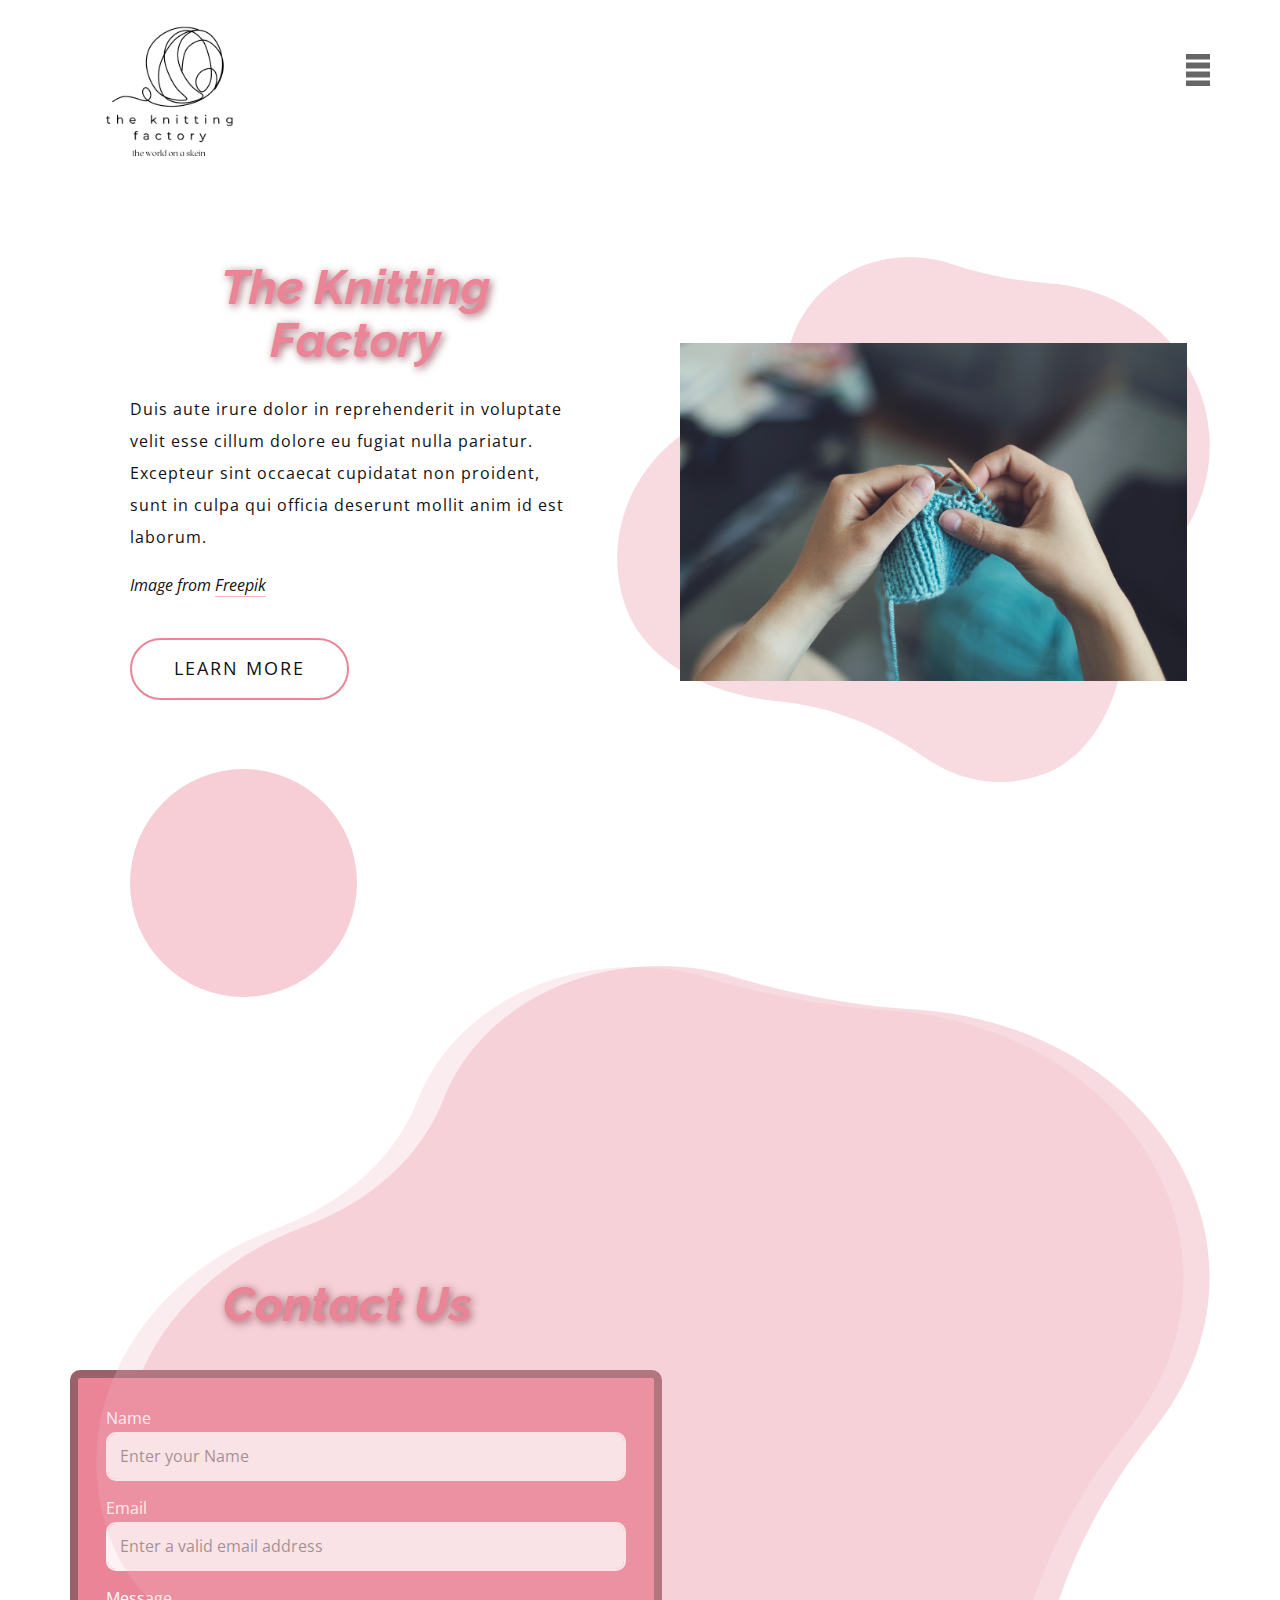
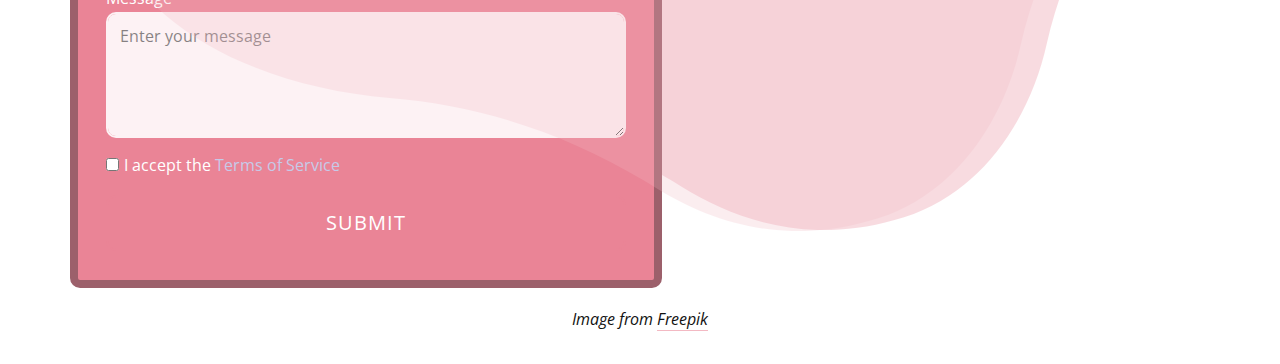
<file: index.html>
<!DOCTYPE html>
<html style="font-size: 16px;">
  <head>
    <!-- Global site tag (gtag.js) - Google Analytics -->
<script async src="https://www.googletagmanager.com/gtag/js?id=G-T4507BWB2E"></script>
<script>
  window.dataLayer = window.dataLayer || [];
  function gtag(){dataLayer.push(arguments);}
  gtag('js', new Date());

  gtag('config', 'G-T4507BWB2E');
</script>

<!-- Hotjar Tracking Code for https://arentyoujustdandy.github.io/unit21/ -->
<script>
  (function(h,o,t,j,a,r){
      h.hj=h.hj||function(){(h.hj.q=h.hj.q||[]).push(arguments)};
      h._hjSettings={hjid:3020259,hjsv:6};
      a=o.getElementsByTagName('head')[0];
      r=o.createElement('script');r.async=1;
      r.src=t+h._hjSettings.hjid+j+h._hjSettings.hjsv;
      a.appendChild(r);
  })(window,document,'https://static.hotjar.com/c/hotjar-','.js?sv=');
</script>
    <meta name="viewport" content="width=device-width, initial-scale=1.0">
    <meta charset="utf-8">
    <meta name="keywords" content="​Cknitting">
    <meta name="description" content="">
    <title>The Knitting Factory</title>
    <link rel="stylesheet" href="nicepage.css" media="screen">
<link rel="stylesheet" href="Home.css" media="screen">
    <script class="u-script" type="text/javascript" src="jquery.js" defer=""></script>
    <script class="u-script" type="text/javascript" src="nicepage.js" defer=""></script>
    <meta name="generator" content="Nicepage 4.12.17, nicepage.com">
    <link id="u-theme-google-font" rel="stylesheet" href="https://fonts.googleapis.com/css?family=Raleway:100,100i,200,200i,300,300i,400,400i,500,500i,600,600i,700,700i,800,800i,900,900i|Open+Sans:300,300i,400,400i,500,500i,600,600i,700,700i,800,800i">
    <link id="u-page-google-font" rel="stylesheet" href="https://fonts.googleapis.com/css?family=Raleway:100,100i,200,200i,300,300i,400,400i,500,500i,600,600i,700,700i,800,800i,900,900i">
    
    
    
    <script type="application/ld+json">{
		"@context": "http://schema.org",
		"@type": "Organization",
		"name": "",
		"logo": "images/theknittingfactory.png"
}</script>
    <meta name="theme-color" content="#666ca7">
    <meta property="og:title" content="Home">
    <meta property="og:type" content="website">
  </head>
  <body data-home-page="Home.html" data-home-page-title="Home" class="u-body u-xl-mode"><header class="u-clearfix u-header u-header" id="sec-643f"><div class="u-clearfix u-sheet u-sheet-1">
        <a href="index.html" class="u-image u-logo u-image-1" data-image-width="500" data-image-height="500">
          <img src="images/theknittingfactory.png" class="u-logo-image u-logo-image-1">
        </a>
        <nav class="u-menu u-menu-dropdown u-offcanvas u-menu-1" data-responsive-from="XL">
          <div class="menu-collapse" style="font-size: 1rem; letter-spacing: 0px; font-weight: 700;">
            <a class="u-button-style u-custom-border u-custom-border-color u-custom-borders u-custom-left-right-menu-spacing u-custom-padding-bottom u-custom-text-active-color u-custom-text-color u-custom-top-bottom-menu-spacing u-grey-60 u-nav-link u-text-active-palette-1-base u-text-hover-palette-2-base" href="#" style="background-image: none;">
              <svg class="u-svg-link" viewBox="0 0 24 24"><use xmlns:xlink="http://www.w3.org/1999/xlink" xlink:href="#menu-hamburger"></use></svg>
              <svg class="u-svg-content" version="1.1" id="menu-hamburger" viewBox="0 0 16 16" x="0px" y="0px" xmlns:xlink="http://www.w3.org/1999/xlink" xmlns="http://www.w3.org/2000/svg"><g><rect y="1" width="16" height="2"></rect><rect y="7" width="16" height="2"></rect><rect y="13" width="16" height="2"></rect>
</g></svg>
            </a>
          </div>
          <div class="u-nav-container">
            <ul class="u-nav u-spacing-20 u-unstyled u-nav-1"><li class="u-nav-item"><a class="u-button-style u-nav-link u-text-active-palette-2-base u-text-grey-90 u-text-hover-palette-2-base" href="Home.html" style="padding: 10px;">Home</a>
</li><li class="u-nav-item"><a class="u-button-style u-nav-link u-text-active-palette-2-base u-text-grey-90 u-text-hover-palette-2-base" href="About.html" style="padding: 10px;">About</a>
</li><li class="u-nav-item"><a class="u-button-style u-nav-link u-text-active-palette-2-base u-text-grey-90 u-text-hover-palette-2-base" href="Contact.html" style="padding: 10px;">Contact</a>
</li><li class="u-nav-item"><a class="u-button-style u-nav-link u-text-active-palette-2-base u-text-grey-90 u-text-hover-palette-2-base" href="tutorials.html" style="padding: 10px;">tutorials</a>
</li></ul>
          </div>
          <div class="u-nav-container-collapse">
            <div class="u-black u-container-style u-inner-container-layout u-opacity u-opacity-95 u-sidenav">
              <div class="u-inner-container-layout u-sidenav-overflow">
                <div class="u-menu-close"></div>
                <ul class="u-align-center u-nav u-popupmenu-items u-unstyled u-nav-2"><li class="u-nav-item"><a class="u-button-style u-nav-link" href="Home.html">Home</a>
</li><li class="u-nav-item"><a class="u-button-style u-nav-link" href="About.html">About</a>
</li><li class="u-nav-item"><a class="u-button-style u-nav-link" href="Contact.html">Contact</a>
</li><li class="u-nav-item"><a class="u-button-style u-nav-link" href="tutorials.html">Tutorials</a>
</li></ul>
              </div>
            </div>
            <div class="u-black u-menu-overlay u-opacity u-opacity-70"></div>
          </div>
        </nav>
      </div></header>
    <section class="u-align-center u-clearfix u-white u-section-1" id="carousel_2a64">
      <div class="u-clearfix u-sheet u-valign-middle-xs u-sheet-1">
        <div class="u-clearfix u-expanded-width u-layout-wrap u-layout-wrap-1">
          <div class="u-gutter-0 u-layout">
            <div class="u-layout-row">
              <div class="u-container-style u-layout-cell u-left-cell u-size-30 u-layout-cell-1">
                <div class="u-container-layout u-container-layout-1">
                  <h1 class="u-align-center u-text u-text-1">The Knitting Factory</h1>
                  <p class="u-align-left u-text u-text-2"> Duis aute irure dolor in reprehenderit in voluptate velit esse cillum dolore eu fugiat nulla pariatur. Excepteur sint occaecat cupidatat non proident, sunt in culpa qui officia deserunt mollit anim id est laborum.</p>
                  <p class="u-align-left u-text u-text-body-color u-text-default u-text-3">Image from <a href="https://www.freepik.com/photos/beautiful-model" class="u-border-1 u-border-active-grey-50 u-border-hover-grey-50 u-border-no-left u-border-no-right u-border-no-top u-border-palette-2-light-2 u-btn u-button-link u-button-style u-none u-text-body-color u-btn-1" target="_blank">Freepik</a>
                  </p>
                  <a href="about.html" class="u-active-palette-2-light-1 u-border-2 u-border-active-palette-2-light-1 u-border-hover-palette-2-light-1 u-border-palette-2-light-1 u-btn u-btn-round u-button-style u-hover-palette-2-light-1 u-none u-radius-50 u-text-active-white u-text-body-color u-text-hover-white u-btn-2">learn more</a>
                </div>
              </div>
              <div class="u-container-style u-layout-cell u-right-cell u-size-30 u-layout-cell-2">
                <div class="u-container-layout u-container-layout-2">
                  <div class="u-expanded-width-lg u-expanded-width-md u-expanded-width-sm u-expanded-width-xs u-opacity u-opacity-50 u-shape u-shape-svg u-text-palette-2-light-2 u-shape-1">
                    <svg class="u-svg-link" preserveAspectRatio="none" viewBox="0 0 160 150" style=""><use xmlns:xlink="http://www.w3.org/1999/xlink" xlink:href="#svg-8e3a"></use></svg>
                    <svg class="u-svg-content" viewBox="0 0 160 150" x="0px" y="0px" id="svg-8e3a"><path d="M43.2,126.9c14.2,1.3,27.6,7,39.1,15.6c8.3,6.1,19.4,10.3,32.7,5.3c11.7-4.4,18.6-17.4,21-30.2c2.6-13.3,8.1-25.9,15.7-37.1
	c8.3-12.1,10.8-27.9,5.3-42.7C150.5,20.3,134.6,9,117,7.6C107.9,6.9,98.8,5,90.1,1.9C83-0.6,75-0.7,67.4,2.1
	c-9.9,3.7-17,11.6-20.1,21c-3.3,10.1-10.9,18-20.6,22.2c-0.1,0-0.1,0.1-0.2,0.1c-20.3,8.9-31,32-24.6,53.2
	C6.9,115.6,25.2,125.2,43.2,126.9z"></path></svg>
                  </div>
                  <img class="u-border-no-bottom u-border-no-left u-border-no-right u-border-no-top u-expanded-width-xs u-image u-image-contain u-image-default u-image-1" data-image-width="1280" data-image-height="853" src="images/12cf8871648379d4cf20dd14c89b3f6311204f541cfaaf6a2f64e3dea8a548199a2984b7e151578dd64461ac6c4785baf325c5fa5c05e1ea818a38_1280.jpg">
                </div>
              </div>
            </div>
          </div>
        </div>
      </div>
    </section>
    <section class="u-align-center u-clearfix u-section-2" id="sec-6b40">
      <div class="u-clearfix u-sheet u-sheet-1">
        <div class="u-opacity u-opacity-50 u-shape u-shape-svg u-text-palette-2-light-2 u-shape-1">
          <svg class="u-svg-link" preserveAspectRatio="none" viewBox="0 0 160 150" style=""><use xmlns:xlink="http://www.w3.org/1999/xlink" xlink:href="#svg-1073"></use></svg>
          <svg xmlns="http://www.w3.org/2000/svg" xmlns:xlink="http://www.w3.org/1999/xlink" version="1.1" xml:space="preserve" class="u-svg-content" viewBox="0 0 160 150" x="0px" y="0px" id="svg-1073"><path d="M43.2,126.9c14.2,1.3,27.6,7,39.1,15.6c8.3,6.1,19.4,10.3,32.7,5.3c11.7-4.4,18.6-17.4,21-30.2c2.6-13.3,8.1-25.9,15.7-37.1
	c8.3-12.1,10.8-27.9,5.3-42.7C150.5,20.3,134.6,9,117,7.6C107.9,6.9,98.8,5,90.1,1.9C83-0.6,75-0.7,67.4,2.1
	c-9.9,3.7-17,11.6-20.1,21c-3.3,10.1-10.9,18-20.6,22.2c-0.1,0-0.1,0.1-0.2,0.1c-20.3,8.9-31,32-24.6,53.2
	C6.9,115.6,25.2,125.2,43.2,126.9z"></path></svg>
        </div>
        <div class="u-opacity u-opacity-70 u-palette-2-light-2 u-shape u-shape-circle u-shape-2"></div>
        <div class="u-border-8 u-border-palette-2-dark-1 u-form u-palette-2-light-1 u-radius-10 u-form-1">
          <form action="#" method="POST" class="u-clearfix u-form-spacing-15 u-form-vertical u-inner-form" source="email" name="form" style="padding: 28px;">
            <div class="u-form-group u-form-name">
              <label for="name-4c18" class="u-label">Name</label>
              <input type="text" placeholder="Enter your Name" id="name-4c18" name="name" class="u-border-2 u-border-palette-2-light-3 u-input u-input-rectangle u-palette-2-light-3 u-radius-10" required="">
            </div>
            <div class="u-form-email u-form-group">
              <label for="email-4c18" class="u-label">Email</label>
              <input type="email" placeholder="Enter a valid email address" id="email-4c18" name="email" class="u-border-2 u-border-palette-2-light-3 u-input u-input-rectangle u-palette-2-light-3 u-radius-10" required="">
            </div>
            <div class="u-form-group u-form-message">
              <label for="message-4c18" class="u-label">Message</label>
              <textarea placeholder="Enter your message" rows="4" cols="50" id="message-4c18" name="message" class="u-border-2 u-border-palette-2-light-3 u-input u-input-rectangle u-palette-2-light-3 u-radius-10" required=""></textarea>
            </div>
            <div class="u-form-agree u-form-group u-form-group-4">
              <input type="checkbox" id="agree-a472" name="agree" class="u-agree-checkbox" required="">
              <label for="agree-a472" class="u-label">I accept the <a href="#">Terms of Service</a>
              </label>
            </div>
            <div class="u-align-right u-form-group u-form-submit">
              <a href="#" class="u-active-palette-2-light-1 u-border-2 u-border-active-palette-2-light-1 u-border-hover-palette-2-light-1 u-border-palette-2-base u-btn u-btn-round u-btn-submit u-button-style u-hover-palette-2-light-1 u-palette-2-base u-radius-10 u-btn-1">Submit</a>
              <input type="submit" value="submit" class="u-form-control-hidden">
            </div>
            <div class="u-form-send-message u-form-send-success"> Thank you! Your message has been sent. </div>
            <div class="u-form-send-error u-form-send-message"> Unable to send your message. Please fix errors then try again. </div>
            <input type="hidden" value="" name="recaptchaResponse">
          </form>
        </div>
        <div class="u-opacity u-opacity-25 u-shape u-shape-svg u-text-palette-2-light-2 u-shape-3">
          <svg class="u-svg-link" preserveAspectRatio="none" viewBox="0 0 160 150" style=""><use xmlns:xlink="http://www.w3.org/1999/xlink" xlink:href="#svg-abf9"></use></svg>
          <svg xmlns="http://www.w3.org/2000/svg" xmlns:xlink="http://www.w3.org/1999/xlink" version="1.1" xml:space="preserve" class="u-svg-content" viewBox="0 0 160 150" x="0px" y="0px" id="svg-abf9"><path d="M43.2,126.9c14.2,1.3,27.6,7,39.1,15.6c8.3,6.1,19.4,10.3,32.7,5.3c11.7-4.4,18.6-17.4,21-30.2c2.6-13.3,8.1-25.9,15.7-37.1
	c8.3-12.1,10.8-27.9,5.3-42.7C150.5,20.3,134.6,9,117,7.6C107.9,6.9,98.8,5,90.1,1.9C83-0.6,75-0.7,67.4,2.1
	c-9.9,3.7-17,11.6-20.1,21c-3.3,10.1-10.9,18-20.6,22.2c-0.1,0-0.1,0.1-0.2,0.1c-20.3,8.9-31,32-24.6,53.2
	C6.9,115.6,25.2,125.2,43.2,126.9z"></path></svg>
        </div>
        <h1 class="u-align-center u-text u-text-1">Contact Us</h1>
        <p class="u-text u-text-body-color u-text-default u-text-2">Image from <a href="https://www.freepik.com/photos/beautiful-model" class="u-border-1 u-border-active-grey-50 u-border-hover-grey-50 u-border-no-left u-border-no-right u-border-no-top u-border-palette-2-light-2 u-bottom-left-radius-0 u-bottom-right-radius-0 u-btn u-button-link u-button-style u-none u-radius-0 u-text-body-color u-top-left-radius-0 u-top-right-radius-0 u-btn-2">Freepik</a>
        </p>
      </div>
    </section>
  </body>
</html>
</file>
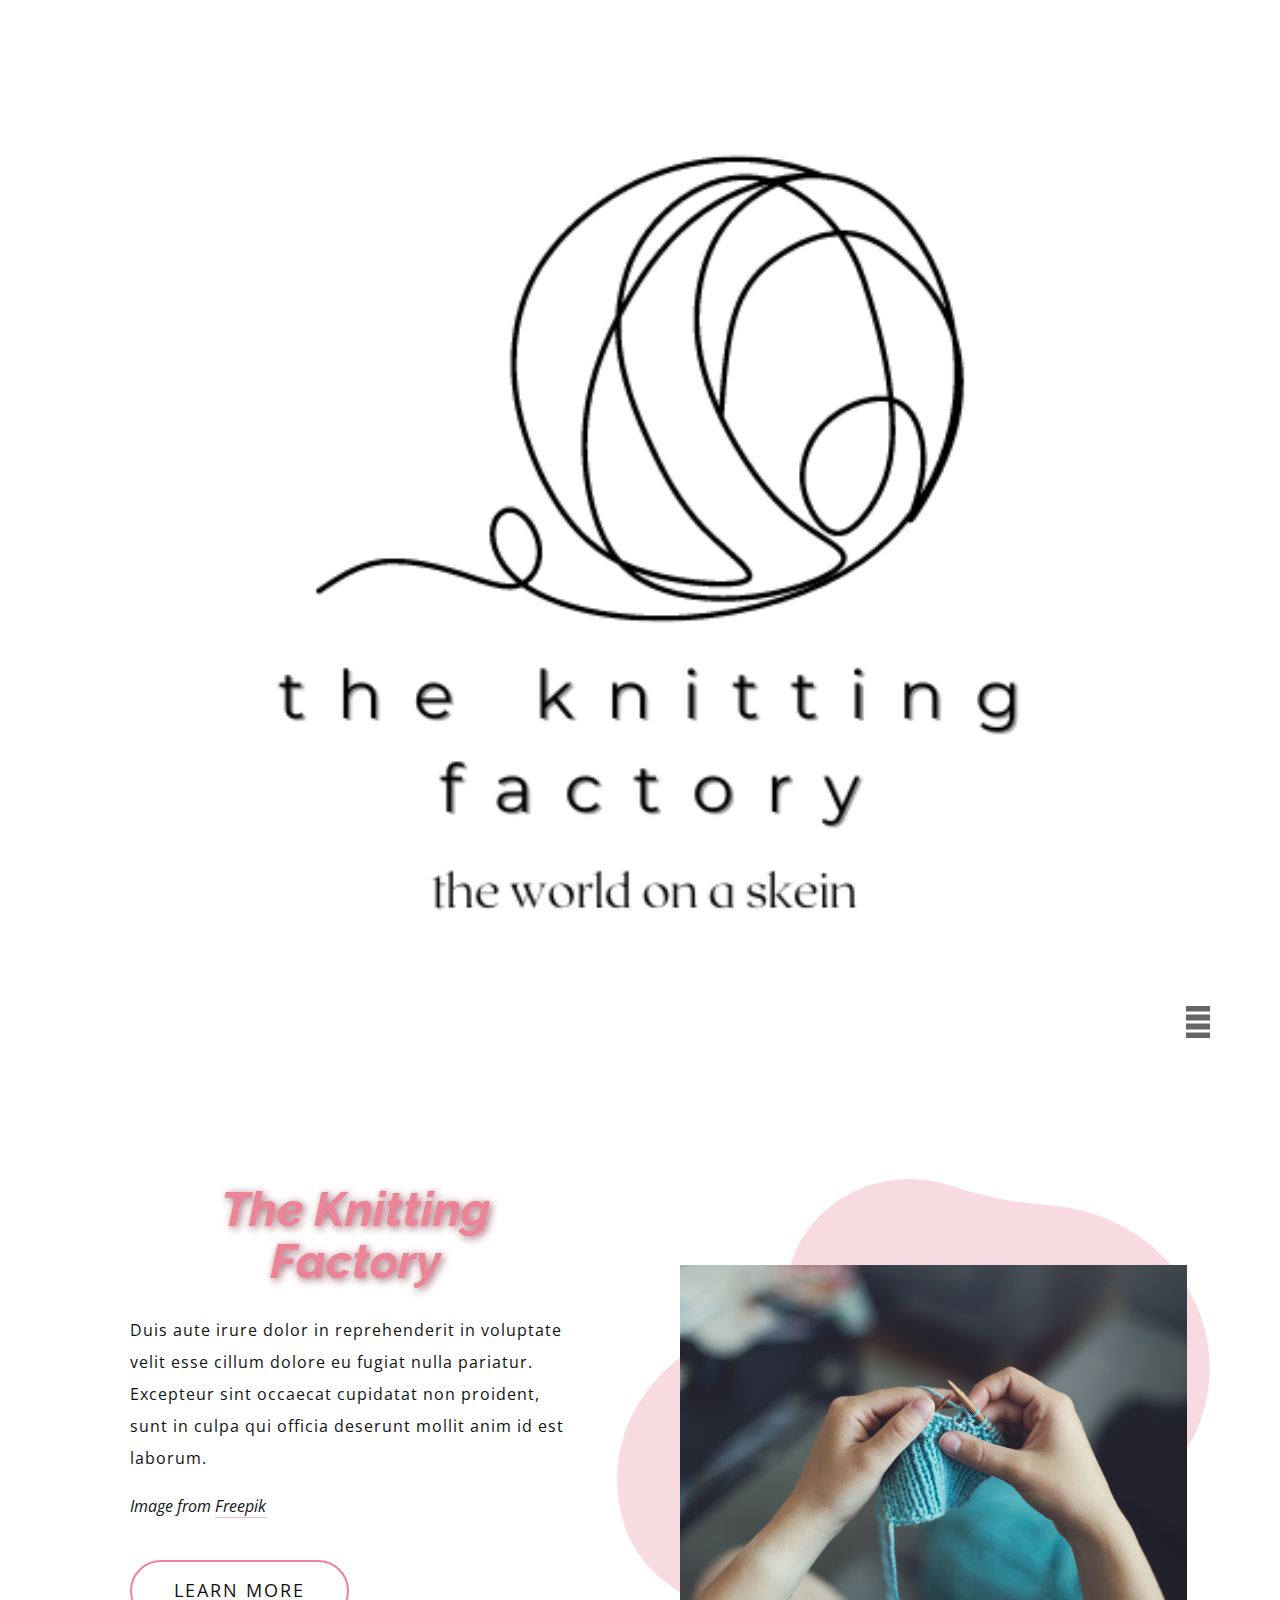
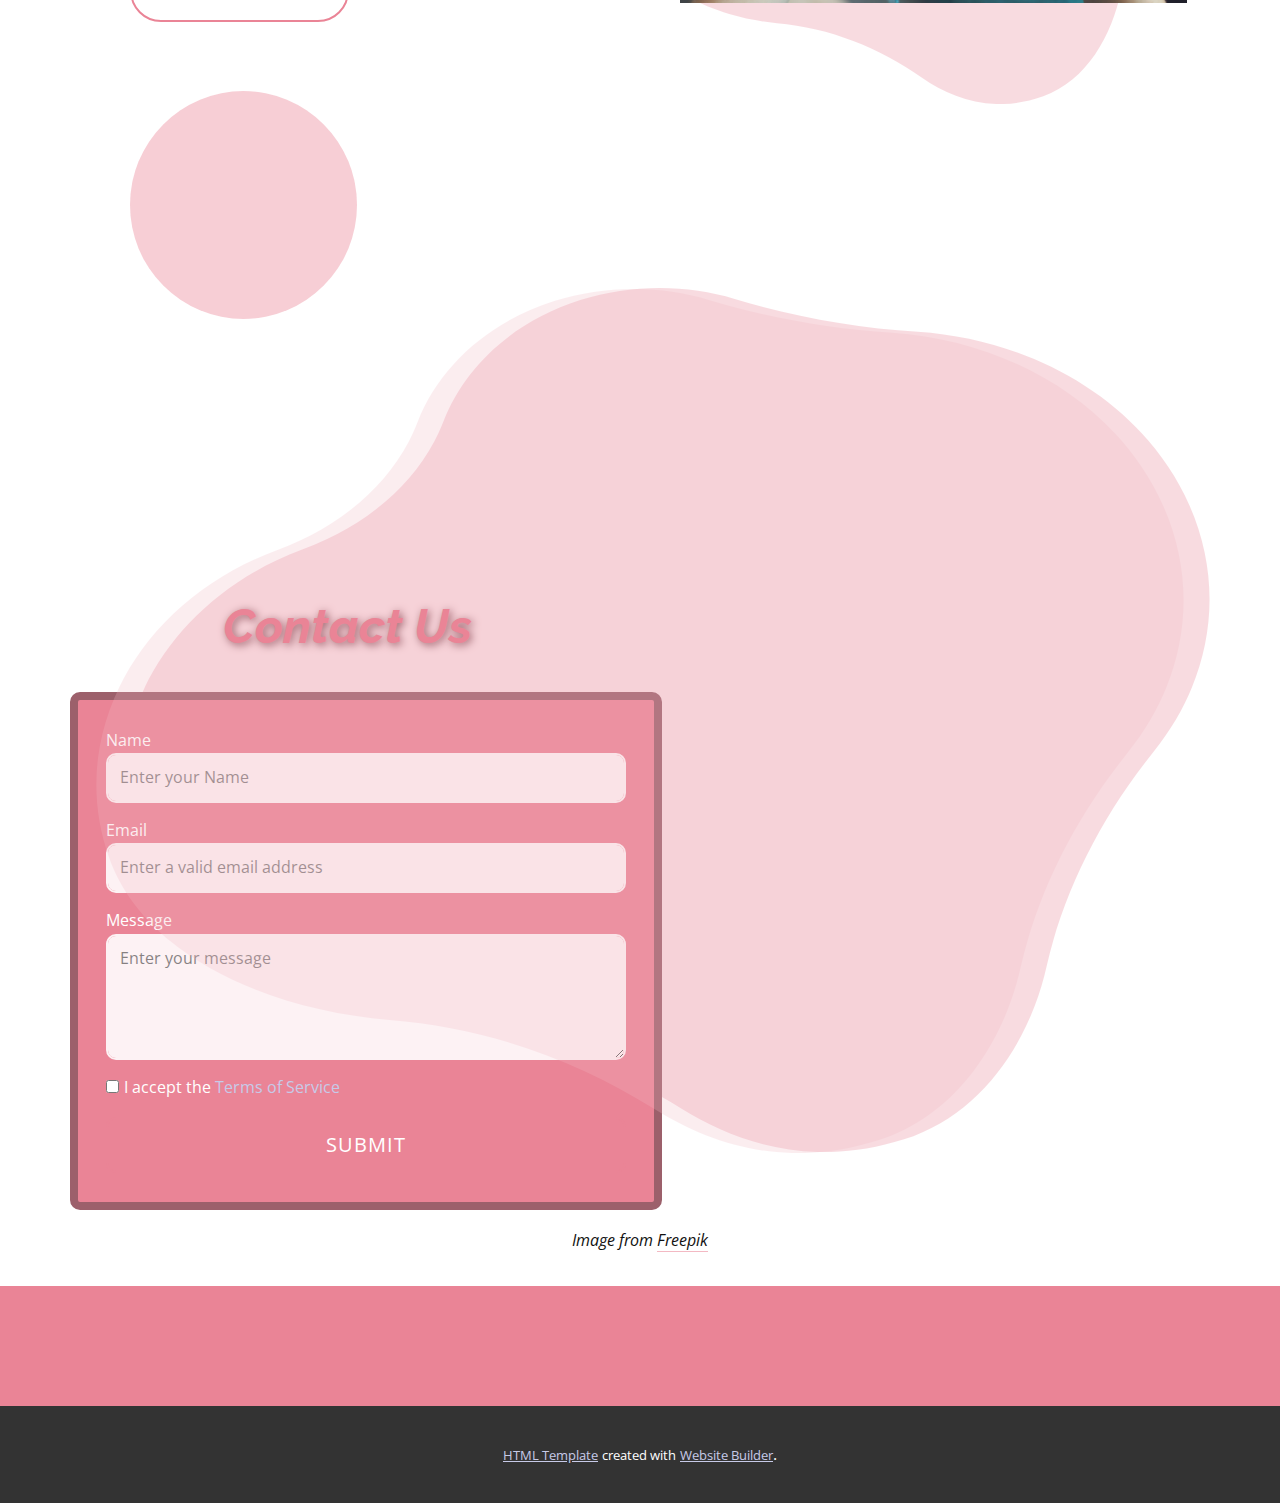
<file: unit21/index.html>
<!DOCTYPE html>
<html style="font-size: 16px;">
  <head>
    <meta name="viewport" content="width=device-width, initial-scale=1.0">
    <meta charset="utf-8">
    <meta name="keywords" content="​Create Your Personal Style, ​Beauty and Personal Care, ​Fashion and beauty tips, ​Top Fashion and Beauty Tips, ​How to Look Younger">
    <meta name="description" content="">
    <title>Home</title>
    <link rel="stylesheet" href="nicepage.css" media="screen">
<link rel="stylesheet" href="Home.css" media="screen">
    <script class="u-script" type="text/javascript" src="jquery.js" defer=""></script>
    <script class="u-script" type="text/javascript" src="nicepage.js" defer=""></script>
    <meta name="generator" content="Nicepage 4.12.17, nicepage.com">
    <link id="u-theme-google-font" rel="stylesheet" href="https://fonts.googleapis.com/css?family=Raleway:100,100i,200,200i,300,300i,400,400i,500,500i,600,600i,700,700i,800,800i,900,900i|Open+Sans:300,300i,400,400i,500,500i,600,600i,700,700i,800,800i">
    <link id="u-page-google-font" rel="stylesheet" href="https://fonts.googleapis.com/css?family=Raleway:100,100i,200,200i,300,300i,400,400i,500,500i,600,600i,700,700i,800,800i,900,900i">
    
    
    
    <script type="application/ld+json">{
		"@context": "http://schema.org",
		"@type": "Organization",
		"name": "",
		"logo": "images/theknittingfactory.png"
}</script>
    <meta name="theme-color" content="#666ca7">
    <meta property="og:title" content="Home">
    <meta property="og:type" content="website">
  </head>
  <body data-home-page="Home.html" data-home-page-title="Home" class="u-body u-xl-mode"><header class="u-clearfix u-header u-header" id="sec-643f"><div class="u-clearfix u-sheet u-sheet-1">
          <img src="images/theknittingfactory.png" class="u-logo-image u-logo-image-1">
        </a>
        <nav class="u-menu u-menu-dropdown u-offcanvas u-menu-1" data-responsive-from="XL">
          <div class="menu-collapse" style="font-size: 1rem; letter-spacing: 0px; font-weight: 700;">
            <a class="u-button-style u-custom-border u-custom-border-color u-custom-borders u-custom-left-right-menu-spacing u-custom-padding-bottom u-custom-text-active-color u-custom-text-color u-custom-top-bottom-menu-spacing u-grey-60 u-nav-link u-text-active-palette-1-base u-text-hover-palette-2-base" href="#" style="background-image: none;">
              <svg class="u-svg-link" viewBox="0 0 24 24"><use xmlns:xlink="http://www.w3.org/1999/xlink" xlink:href="#menu-hamburger"></use></svg>
              <svg class="u-svg-content" version="1.1" id="menu-hamburger" viewBox="0 0 16 16" x="0px" y="0px" xmlns:xlink="http://www.w3.org/1999/xlink" xmlns="http://www.w3.org/2000/svg"><g><rect y="1" width="16" height="2"></rect><rect y="7" width="16" height="2"></rect><rect y="13" width="16" height="2"></rect>
</g></svg>
            </a>
          </div>
          <div class="u-nav-container">
            <ul class="u-nav u-spacing-20 u-unstyled u-nav-1"><li class="u-nav-item"><a class="u-button-style u-nav-link u-text-active-palette-2-base u-text-grey-90 u-text-hover-palette-2-base" href="Home.html" style="padding: 10px;">Home</a>
</li><li class="u-nav-item"><a class="u-button-style u-nav-link u-text-active-palette-2-base u-text-grey-90 u-text-hover-palette-2-base" href="About.html" style="padding: 10px;">About</a>
</li><li class="u-nav-item"><a class="u-button-style u-nav-link u-text-active-palette-2-base u-text-grey-90 u-text-hover-palette-2-base" href="Contact.html" style="padding: 10px;">Contact</a>
</li><li class="u-nav-item"><a class="u-button-style u-nav-link u-text-active-palette-2-base u-text-grey-90 u-text-hover-palette-2-base" href="tutorials.html" style="padding: 10px;">tutorials</a>
</li></ul>
          </div>
          <div class="u-nav-container-collapse">
            <div class="u-black u-container-style u-inner-container-layout u-opacity u-opacity-95 u-sidenav">
              <div class="u-inner-container-layout u-sidenav-overflow">
                <div class="u-menu-close"></div>
                <ul class="u-align-center u-nav u-popupmenu-items u-unstyled u-nav-2"><li class="u-nav-item"><a class="u-button-style u-nav-link" href="Home.html">Home</a>
</li><li class="u-nav-item"><a class="u-button-style u-nav-link" href="About.html">About</a>
</li><li class="u-nav-item"><a class="u-button-style u-nav-link" href="Contact.html">Contact</a>
</li><li class="u-nav-item"><a class="u-button-style u-nav-link" href="tutorials.html">tutorials</a>
</li></ul>
              </div>
            </div>
            <div class="u-black u-menu-overlay u-opacity u-opacity-70"></div>
          </div>
        </nav>
      </div></header>
    <section class="u-align-center u-clearfix u-white u-section-1" id="carousel_2a64">
      <div class="u-clearfix u-sheet u-valign-middle-xs u-sheet-1">
        <div class="u-clearfix u-expanded-width u-layout-wrap u-layout-wrap-1">
          <div class="u-gutter-0 u-layout">
            <div class="u-layout-row">
              <div class="u-container-style u-layout-cell u-left-cell u-size-30 u-layout-cell-1">
                <div class="u-container-layout u-container-layout-1">
                  <h1 class="u-align-center u-text u-text-1">The Knitting Factory</h1>
                  <p class="u-align-left u-text u-text-2"> Duis aute irure dolor in reprehenderit in voluptate velit esse cillum dolore eu fugiat nulla pariatur. Excepteur sint occaecat cupidatat non proident, sunt in culpa qui officia deserunt mollit anim id est laborum.</p>
                  <p class="u-align-left u-text u-text-body-color u-text-default u-text-3">Image from <a href="https://www.freepik.com/photos/beautiful-model" class="u-border-1 u-border-active-grey-50 u-border-hover-grey-50 u-border-no-left u-border-no-right u-border-no-top u-border-palette-2-light-2 u-btn u-button-link u-button-style u-none u-text-body-color u-btn-1" target="_blank">Freepik</a>
                  </p>
                  <a href="https://nicepage.cloud" class="u-active-palette-2-light-1 u-border-2 u-border-active-palette-2-light-1 u-border-hover-palette-2-light-1 u-border-palette-2-light-1 u-btn u-btn-round u-button-style u-hover-palette-2-light-1 u-none u-radius-50 u-text-active-white u-text-body-color u-text-hover-white u-btn-2">learn more</a>
                </div>
              </div>
              <div class="u-container-style u-layout-cell u-right-cell u-size-30 u-layout-cell-2">
                <div class="u-container-layout u-container-layout-2">
                  <div class="u-expanded-width-lg u-expanded-width-md u-expanded-width-sm u-expanded-width-xs u-opacity u-opacity-50 u-shape u-shape-svg u-text-palette-2-light-2 u-shape-1">
                    <svg class="u-svg-link" preserveAspectRatio="none" viewBox="0 0 160 150" style=""><use xmlns:xlink="http://www.w3.org/1999/xlink" xlink:href="#svg-8e3a"></use></svg>
                    <svg class="u-svg-content" viewBox="0 0 160 150" x="0px" y="0px" id="svg-8e3a"><path d="M43.2,126.9c14.2,1.3,27.6,7,39.1,15.6c8.3,6.1,19.4,10.3,32.7,5.3c11.7-4.4,18.6-17.4,21-30.2c2.6-13.3,8.1-25.9,15.7-37.1
	c8.3-12.1,10.8-27.9,5.3-42.7C150.5,20.3,134.6,9,117,7.6C107.9,6.9,98.8,5,90.1,1.9C83-0.6,75-0.7,67.4,2.1
	c-9.9,3.7-17,11.6-20.1,21c-3.3,10.1-10.9,18-20.6,22.2c-0.1,0-0.1,0.1-0.2,0.1c-20.3,8.9-31,32-24.6,53.2
	C6.9,115.6,25.2,125.2,43.2,126.9z"></path></svg>
                  </div>
                  <img class="u-border-no-bottom u-border-no-left u-border-no-right u-border-no-top u-expanded-width-xs u-image u-image-contain u-image-default u-image-1" data-image-width="1280" data-image-height="853" src="images/12cf8871648379d4cf20dd14c89b3f6311204f541cfaaf6a2f64e3dea8a548199a2984b7e151578dd64461ac6c4785baf325c5fa5c05e1ea818a38_1280.jpg">
                </div>
              </div>
            </div>
          </div>
        </div>
      </div>
    </section>
    <section class="u-align-center u-clearfix u-section-2" id="sec-6b40">
      <div class="u-clearfix u-sheet u-sheet-1">
        <div class="u-opacity u-opacity-50 u-shape u-shape-svg u-text-palette-2-light-2 u-shape-1">
          <svg class="u-svg-link" preserveAspectRatio="none" viewBox="0 0 160 150" style=""><use xmlns:xlink="http://www.w3.org/1999/xlink" xlink:href="#svg-1073"></use></svg>
          <svg xmlns="http://www.w3.org/2000/svg" xmlns:xlink="http://www.w3.org/1999/xlink" version="1.1" xml:space="preserve" class="u-svg-content" viewBox="0 0 160 150" x="0px" y="0px" id="svg-1073"><path d="M43.2,126.9c14.2,1.3,27.6,7,39.1,15.6c8.3,6.1,19.4,10.3,32.7,5.3c11.7-4.4,18.6-17.4,21-30.2c2.6-13.3,8.1-25.9,15.7-37.1
	c8.3-12.1,10.8-27.9,5.3-42.7C150.5,20.3,134.6,9,117,7.6C107.9,6.9,98.8,5,90.1,1.9C83-0.6,75-0.7,67.4,2.1
	c-9.9,3.7-17,11.6-20.1,21c-3.3,10.1-10.9,18-20.6,22.2c-0.1,0-0.1,0.1-0.2,0.1c-20.3,8.9-31,32-24.6,53.2
	C6.9,115.6,25.2,125.2,43.2,126.9z"></path></svg>
        </div>
        <div class="u-opacity u-opacity-70 u-palette-2-light-2 u-shape u-shape-circle u-shape-2"></div>
        <div class="u-border-8 u-border-palette-2-dark-1 u-form u-palette-2-light-1 u-radius-10 u-form-1">
          <form action="#" method="POST" class="u-clearfix u-form-spacing-15 u-form-vertical u-inner-form" source="email" name="form" style="padding: 28px;">
            <div class="u-form-group u-form-name">
              <label for="name-4c18" class="u-label">Name</label>
              <input type="text" placeholder="Enter your Name" id="name-4c18" name="name" class="u-border-2 u-border-palette-2-light-3 u-input u-input-rectangle u-palette-2-light-3 u-radius-10" required="">
            </div>
            <div class="u-form-email u-form-group">
              <label for="email-4c18" class="u-label">Email</label>
              <input type="email" placeholder="Enter a valid email address" id="email-4c18" name="email" class="u-border-2 u-border-palette-2-light-3 u-input u-input-rectangle u-palette-2-light-3 u-radius-10" required="">
            </div>
            <div class="u-form-group u-form-message">
              <label for="message-4c18" class="u-label">Message</label>
              <textarea placeholder="Enter your message" rows="4" cols="50" id="message-4c18" name="message" class="u-border-2 u-border-palette-2-light-3 u-input u-input-rectangle u-palette-2-light-3 u-radius-10" required=""></textarea>
            </div>
            <div class="u-form-agree u-form-group u-form-group-4">
              <input type="checkbox" id="agree-a472" name="agree" class="u-agree-checkbox" required="">
              <label for="agree-a472" class="u-label">I accept the <a href="#">Terms of Service</a>
              </label>
            </div>
            <div class="u-align-right u-form-group u-form-submit">
              <a href="#" class="u-active-palette-2-light-1 u-border-2 u-border-active-palette-2-light-1 u-border-hover-palette-2-light-1 u-border-palette-2-base u-btn u-btn-round u-btn-submit u-button-style u-hover-palette-2-light-1 u-palette-2-base u-radius-10 u-btn-1">Submit</a>
              <input type="submit" value="submit" class="u-form-control-hidden">
            </div>
            <div class="u-form-send-message u-form-send-success"> Thank you! Your message has been sent. </div>
            <div class="u-form-send-error u-form-send-message"> Unable to send your message. Please fix errors then try again. </div>
            <input type="hidden" value="" name="recaptchaResponse">
          </form>
        </div>
        <div class="u-opacity u-opacity-25 u-shape u-shape-svg u-text-palette-2-light-2 u-shape-3">
          <svg class="u-svg-link" preserveAspectRatio="none" viewBox="0 0 160 150" style=""><use xmlns:xlink="http://www.w3.org/1999/xlink" xlink:href="#svg-abf9"></use></svg>
          <svg xmlns="http://www.w3.org/2000/svg" xmlns:xlink="http://www.w3.org/1999/xlink" version="1.1" xml:space="preserve" class="u-svg-content" viewBox="0 0 160 150" x="0px" y="0px" id="svg-abf9"><path d="M43.2,126.9c14.2,1.3,27.6,7,39.1,15.6c8.3,6.1,19.4,10.3,32.7,5.3c11.7-4.4,18.6-17.4,21-30.2c2.6-13.3,8.1-25.9,15.7-37.1
	c8.3-12.1,10.8-27.9,5.3-42.7C150.5,20.3,134.6,9,117,7.6C107.9,6.9,98.8,5,90.1,1.9C83-0.6,75-0.7,67.4,2.1
	c-9.9,3.7-17,11.6-20.1,21c-3.3,10.1-10.9,18-20.6,22.2c-0.1,0-0.1,0.1-0.2,0.1c-20.3,8.9-31,32-24.6,53.2
	C6.9,115.6,25.2,125.2,43.2,126.9z"></path></svg>
        </div>
        <h1 class="u-align-center u-text u-text-1">Contact Us</h1>
        <p class="u-text u-text-body-color u-text-default u-text-2">Image from <a href="https://www.freepik.com/photos/beautiful-model" class="u-border-1 u-border-active-grey-50 u-border-hover-grey-50 u-border-no-left u-border-no-right u-border-no-top u-border-palette-2-light-2 u-bottom-left-radius-0 u-bottom-right-radius-0 u-btn u-button-link u-button-style u-none u-radius-0 u-text-body-color u-top-left-radius-0 u-top-right-radius-0 u-btn-2">Freepik</a>
        </p>
      </div>
    </section>
    
    
    <footer class="u-align-center u-clearfix u-footer u-palette-2-light-1 u-footer" id="sec-a5d5"><div class="u-align-left u-clearfix u-sheet u-sheet-1"></div></footer>
    <section class="u-backlink u-clearfix u-grey-80">
      <a class="u-link" href="https://nicepage.com/html-templates" target="_blank">
        <span>HTML Template</span>
      </a>
      <p class="u-text">
        <span>created with</span>
      </p>
      <a class="u-link" href="https://nicepage.com/website-builder" target="_blank">
        <span>Website Builder</span>
      </a>. 
    </section>
  </body>
</html>
</file>
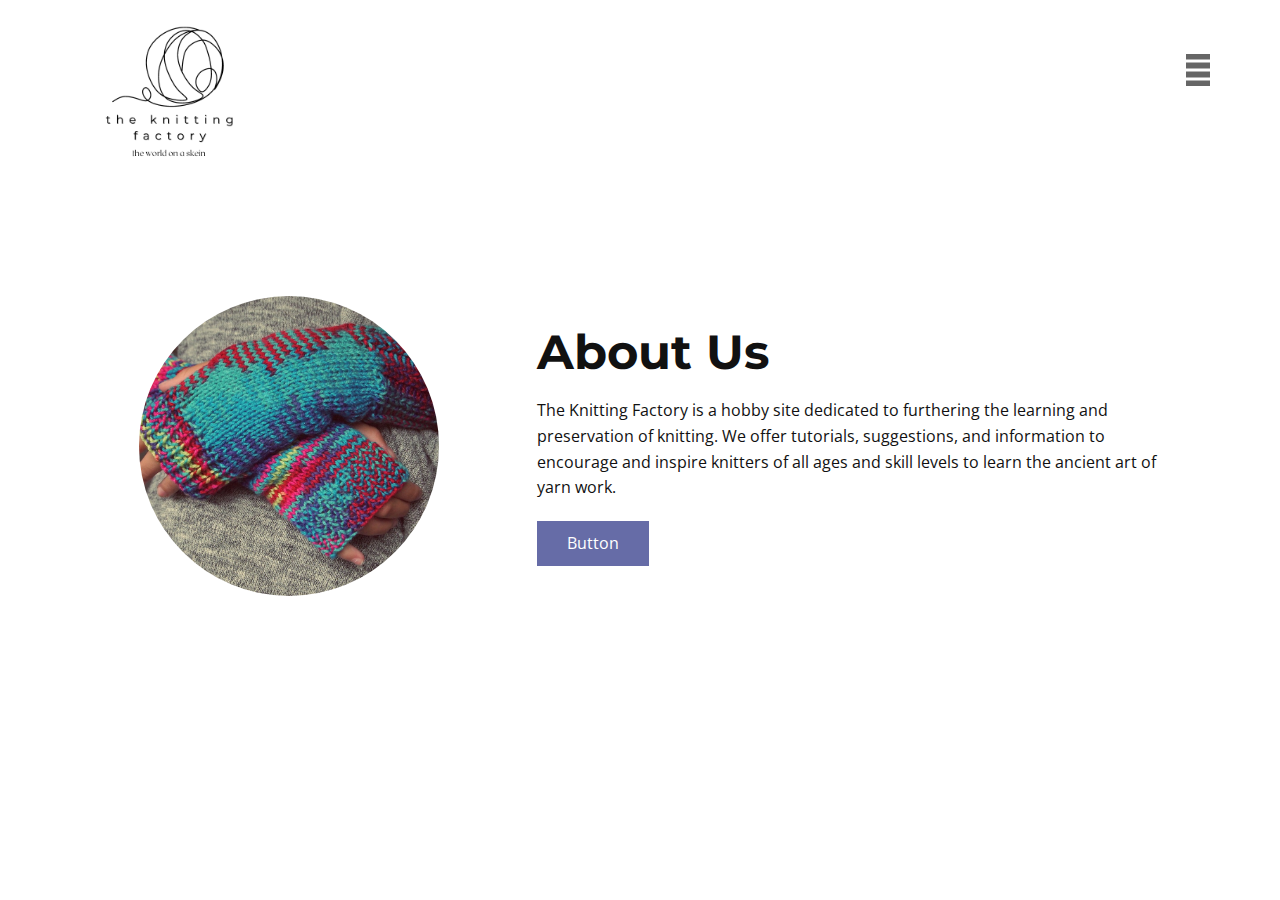
<file: About.html>
<!DOCTYPE html>
<html style="font-size: 16px;">
  <head>
    <!-- Global site tag (gtag.js) - Google Analytics -->
<script async src="https://www.googletagmanager.com/gtag/js?id=G-T4507BWB2E"></script>
<script>
  window.dataLayer = window.dataLayer || [];
  function gtag(){dataLayer.push(arguments);}
  gtag('js', new Date());

  gtag('config', 'G-T4507BWB2E');
</script>

    <!-- Hotjar Tracking Code for https://arentyoujustdandy.github.io/unit21/ -->
<script>
  (function(h,o,t,j,a,r){
      h.hj=h.hj||function(){(h.hj.q=h.hj.q||[]).push(arguments)};
      h._hjSettings={hjid:3020259,hjsv:6};
      a=o.getElementsByTagName('head')[0];
      r=o.createElement('script');r.async=1;
      r.src=t+h._hjSettings.hjid+j+h._hjSettings.hjsv;
      a.appendChild(r);
  })(window,document,'https://static.hotjar.com/c/hotjar-','.js?sv=');
</script>

    <meta name="viewport" content="width=device-width, initial-scale=1.0">
    <meta charset="utf-8">
    <meta name="keywords" content="About Us">
    <meta name="description" content="">
    <title>About</title>
    <link rel="stylesheet" href="nicepage.css" media="screen">
<link rel="stylesheet" href="About.css" media="screen">
    <script class="u-script" type="text/javascript" src="jquery.js" defer=""></script>
    <script class="u-script" type="text/javascript" src="nicepage.js" defer=""></script>
    <meta name="generator" content="Nicepage 4.12.17, nicepage.com">
    <link id="u-theme-google-font" rel="stylesheet" href="https://fonts.googleapis.com/css?family=Raleway:100,100i,200,200i,300,300i,400,400i,500,500i,600,600i,700,700i,800,800i,900,900i|Open+Sans:300,300i,400,400i,500,500i,600,600i,700,700i,800,800i">
    <link id="u-page-google-font" rel="stylesheet" href="https://fonts.googleapis.com/css?family=Montserrat:100,100i,200,200i,300,300i,400,400i,500,500i,600,600i,700,700i,800,800i,900,900i">
    
    
    <script type="application/ld+json">{
		"@context": "http://schema.org",
		"@type": "Organization",
		"name": "",
		"logo": "images/theknittingfactory.png"
}</script>
    <meta name="theme-color" content="#666ca7">
    <meta property="og:title" content="About">
    <meta property="og:type" content="website">
  </head>
  <body class="u-body u-xl-mode"><header class="u-clearfix u-header u-header" id="sec-643f"><div class="u-clearfix u-sheet u-sheet-1">
        <a href="index.html" class="u-image u-logo u-image-1" data-image-width="500" data-image-height="500">
          <img src="images/theknittingfactory.png" class="u-logo-image u-logo-image-1">
        </a>
        <nav class="u-menu u-menu-dropdown u-offcanvas u-menu-1" data-responsive-from="XL">
          <div class="menu-collapse" style="font-size: 1rem; letter-spacing: 0px; font-weight: 700;">
            <a class="u-button-style u-custom-border u-custom-border-color u-custom-borders u-custom-left-right-menu-spacing u-custom-padding-bottom u-custom-text-active-color u-custom-text-color u-custom-top-bottom-menu-spacing u-grey-60 u-nav-link u-text-active-palette-1-base u-text-hover-palette-2-base" href="#" style="background-image: none;">
              <svg class="u-svg-link" viewBox="0 0 24 24"><use xmlns:xlink="http://www.w3.org/1999/xlink" xlink:href="#menu-hamburger"></use></svg>
              <svg class="u-svg-content" version="1.1" id="menu-hamburger" viewBox="0 0 16 16" x="0px" y="0px" xmlns:xlink="http://www.w3.org/1999/xlink" xmlns="http://www.w3.org/2000/svg"><g><rect y="1" width="16" height="2"></rect><rect y="7" width="16" height="2"></rect><rect y="13" width="16" height="2"></rect>
</g></svg>
            </a>
          </div>
          <div class="u-nav-container">
            <ul class="u-nav u-spacing-20 u-unstyled u-nav-1"><li class="u-nav-item"><a class="u-button-style u-nav-link u-text-active-palette-2-base u-text-grey-90 u-text-hover-palette-2-base" href="Home.html" style="padding: 10px;">Home</a>
</li><li class="u-nav-item"><a class="u-button-style u-nav-link u-text-active-palette-2-base u-text-grey-90 u-text-hover-palette-2-base" href="About.html" style="padding: 10px;">About</a>
</li><li class="u-nav-item"><a class="u-button-style u-nav-link u-text-active-palette-2-base u-text-grey-90 u-text-hover-palette-2-base" href="Contact.html" style="padding: 10px;">Contact</a>
</li><li class="u-nav-item"><a class="u-button-style u-nav-link u-text-active-palette-2-base u-text-grey-90 u-text-hover-palette-2-base" href="tutorials.html" style="padding: 10px;">tutorials</a>
</li></ul>
          </div>
          <div class="u-nav-container-collapse">
            <div class="u-black u-container-style u-inner-container-layout u-opacity u-opacity-95 u-sidenav">
              <div class="u-inner-container-layout u-sidenav-overflow">
                <div class="u-menu-close"></div>
                <ul class="u-align-center u-nav u-popupmenu-items u-unstyled u-nav-2"><li class="u-nav-item"><a class="u-button-style u-nav-link" href="Home.html">Home</a>
</li><li class="u-nav-item"><a class="u-button-style u-nav-link" href="About.html">About</a>
</li><li class="u-nav-item"><a class="u-button-style u-nav-link" href="Contact.html">Contact</a>
</li><li class="u-nav-item"><a class="u-button-style u-nav-link" href="tutorials.html">tutorials</a>
</li></ul>
              </div>
            </div>
            <div class="u-black u-menu-overlay u-opacity u-opacity-70"></div>
          </div>
        </nav>
      </div></header>
    <section class="u-clearfix u-section-1" id="sec-0b9b">
      <div class="u-clearfix u-sheet u-sheet-1">
        <div class="u-clearfix u-expanded-width u-gutter-0 u-layout-wrap u-layout-wrap-1">
          <div class="u-layout">
            <div class="u-layout-row">
              <div class="u-align-center u-container-style u-layout-cell u-left-cell u-size-23 u-layout-cell-1">
                <div class="u-container-layout u-valign-middle u-container-layout-1">
                  <div alt="" class="u-image u-image-circle u-image-1" src="" data-image-width="1280" data-image-height="853"></div>
                </div>
              </div>
              <div class="u-align-left u-container-style u-layout-cell u-right-cell u-size-37 u-layout-cell-2">
                <div class="u-container-layout u-valign-middle-lg u-valign-middle-md u-valign-middle-sm u-valign-middle-xl u-valign-top-xs u-container-layout-2">
                  <h2 class="u-text u-text-default u-text-1">About Us</h2>
                  <p class="u-text u-text-2">The Knitting Factory is a hobby site dedicated to furthering the learning and preservation of knitting. We offer tutorials, suggestions, and information to encourage and inspire knitters of all ages and skill levels to learn the ancient art of yarn work.</p>
                  <a href="" class="u-btn u-button-style u-btn-1">Button</a>
                </div>
              </div>
            </div>
          </div>
        </div>
      </div>
    </section>
  </body>
</html>
</file>
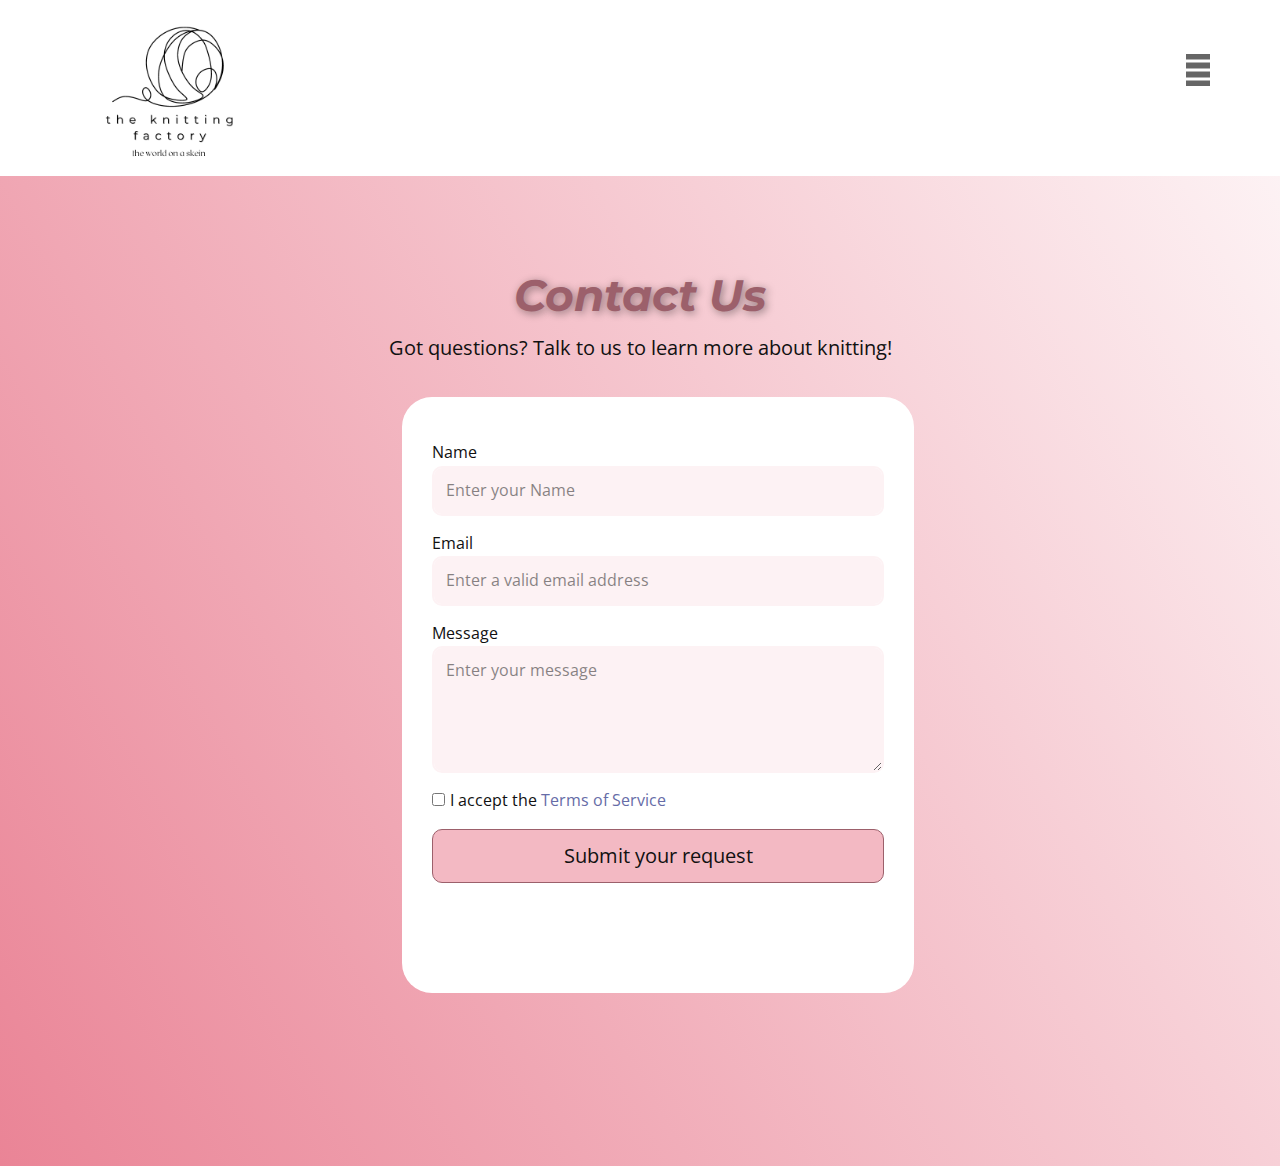
<file: Contact.html>
<!DOCTYPE html>
<html style="font-size: 16px;">
  <head>
    <!-- Global site tag (gtag.js) - Google Analytics -->
<script async src="https://www.googletagmanager.com/gtag/js?id=G-T4507BWB2E"></script>
<script>
  window.dataLayer = window.dataLayer || [];
  function gtag(){dataLayer.push(arguments);}
  gtag('js', new Date());

  gtag('config', 'G-T4507BWB2E');
</script>

    <!-- Hotjar Tracking Code for https://arentyoujustdandy.github.io/unit21/ -->
<script>
  (function(h,o,t,j,a,r){
      h.hj=h.hj||function(){(h.hj.q=h.hj.q||[]).push(arguments)};
      h._hjSettings={hjid:3020259,hjsv:6};
      a=o.getElementsByTagName('head')[0];
      r=o.createElement('script');r.async=1;
      r.src=t+h._hjSettings.hjid+j+h._hjSettings.hjsv;
      a.appendChild(r);
  })(window,document,'https://static.hotjar.com/c/hotjar-','.js?sv=');
</script>

    <meta name="viewport" content="width=device-width, initial-scale=1.0">
    <meta charset="utf-8">
    <meta name="keywords" content="Contact Us​">
    <meta name="description" content="">
    <title>Contact</title>
    <link rel="stylesheet" href="nicepage.css" media="screen">
<link rel="stylesheet" href="Contact.css" media="screen">
    <script class="u-script" type="text/javascript" src="jquery.js" defer=""></script>
    <script class="u-script" type="text/javascript" src="nicepage.js" defer=""></script>
    <meta name="generator" content="Nicepage 4.12.17, nicepage.com">
    <link id="u-theme-google-font" rel="stylesheet" href="https://fonts.googleapis.com/css?family=Raleway:100,100i,200,200i,300,300i,400,400i,500,500i,600,600i,700,700i,800,800i,900,900i|Open+Sans:300,300i,400,400i,500,500i,600,600i,700,700i,800,800i">
    <link id="u-page-google-font" rel="stylesheet" href="https://fonts.googleapis.com/css?family=Montserrat:100,100i,200,200i,300,300i,400,400i,500,500i,600,600i,700,700i,800,800i,900,900i">
    
    
    <script type="application/ld+json">{
		"@context": "http://schema.org",
		"@type": "Organization",
		"name": "",
		"logo": "images/theknittingfactory.png"
}</script>
    <meta name="theme-color" content="#666ca7">
    <meta property="og:title" content="Contact">
    <meta property="og:type" content="website">
  </head>
  <body class="u-body u-xl-mode"><header class="u-clearfix u-header u-header" id="sec-643f"><div class="u-clearfix u-sheet u-sheet-1">
        <a href="index.html" class="u-image u-logo u-image-1" data-image-width="500" data-image-height="500">
          <img src="images/theknittingfactory.png" class="u-logo-image u-logo-image-1">
        </a>
        <nav class="u-menu u-menu-dropdown u-offcanvas u-menu-1" data-responsive-from="XL">
          <div class="menu-collapse" style="font-size: 1rem; letter-spacing: 0px; font-weight: 700;">
            <a class="u-button-style u-custom-border u-custom-border-color u-custom-borders u-custom-left-right-menu-spacing u-custom-padding-bottom u-custom-text-active-color u-custom-text-color u-custom-top-bottom-menu-spacing u-grey-60 u-nav-link u-text-active-palette-1-base u-text-hover-palette-2-base" href="#" style="background-image: none;">
              <svg class="u-svg-link" viewBox="0 0 24 24"><use xmlns:xlink="http://www.w3.org/1999/xlink" xlink:href="#menu-hamburger"></use></svg>
              <svg class="u-svg-content" version="1.1" id="menu-hamburger" viewBox="0 0 16 16" x="0px" y="0px" xmlns:xlink="http://www.w3.org/1999/xlink" xmlns="http://www.w3.org/2000/svg"><g><rect y="1" width="16" height="2"></rect><rect y="7" width="16" height="2"></rect><rect y="13" width="16" height="2"></rect>
</g></svg>
            </a>
          </div>
          <div class="u-nav-container">
            <ul class="u-nav u-spacing-20 u-unstyled u-nav-1"><li class="u-nav-item"><a class="u-button-style u-nav-link u-text-active-palette-2-base u-text-grey-90 u-text-hover-palette-2-base" href="Home.html" style="padding: 10px;">Home</a>
</li><li class="u-nav-item"><a class="u-button-style u-nav-link u-text-active-palette-2-base u-text-grey-90 u-text-hover-palette-2-base" href="About.html" style="padding: 10px;">About</a>
</li><li class="u-nav-item"><a class="u-button-style u-nav-link u-text-active-palette-2-base u-text-grey-90 u-text-hover-palette-2-base" href="Contact.html" style="padding: 10px;">Contact</a>
</li><li class="u-nav-item"><a class="u-button-style u-nav-link u-text-active-palette-2-base u-text-grey-90 u-text-hover-palette-2-base" href="tutorials.html" style="padding: 10px;">tutorials</a>
</li></ul>
          </div>
          <div class="u-nav-container-collapse">
            <div class="u-black u-container-style u-inner-container-layout u-opacity u-opacity-95 u-sidenav">
              <div class="u-inner-container-layout u-sidenav-overflow">
                <div class="u-menu-close"></div>
                <ul class="u-align-center u-nav u-popupmenu-items u-unstyled u-nav-2"><li class="u-nav-item"><a class="u-button-style u-nav-link" href="Home.html">Home</a>
</li><li class="u-nav-item"><a class="u-button-style u-nav-link" href="About.html">About</a>
</li><li class="u-nav-item"><a class="u-button-style u-nav-link" href="Contact.html">Contact</a>
</li><li class="u-nav-item"><a class="u-button-style u-nav-link" href="tutorials.html">tutorials</a>
</li></ul>
              </div>
            </div>
            <div class="u-black u-menu-overlay u-opacity u-opacity-70"></div>
          </div>
        </nav>
      </div></header>
    <section class="u-align-center u-clearfix u-gradient u-section-1" id="carousel_4e0c">
      <div class="u-clearfix u-sheet u-sheet-1">
        <h2 class="u-text u-text-default u-text-palette-2-dark-1 u-text-1">Contact Us </h2>
        <p class="u-text u-text-default u-text-2"> Got questions? Talk to us to learn more about knitting!</p>
        <div class="u-align-center u-container-style u-group u-radius-30 u-shape-round u-white u-group-1">
          <div class="u-container-layout u-container-layout-1">
            <div class="u-form u-form-1">
              <form action="#" method="POST" class="u-clearfix u-form-spacing-15 u-form-vertical u-inner-form" source="email" name="form" style="padding: 0px;">
                <div class="u-form-group u-form-name">
                  <label for="name-4c18" class="u-label">Name</label>
                  <input type="text" placeholder="Enter your Name" id="name-4c18" name="name" class="u-border-2 u-border-palette-2-light-3 u-input u-input-rectangle u-palette-2-light-3 u-radius-10" required="">
                </div>
                <div class="u-form-email u-form-group">
                  <label for="email-4c18" class="u-label">Email</label>
                  <input type="email" placeholder="Enter a valid email address" id="email-4c18" name="email" class="u-border-2 u-border-palette-2-light-3 u-input u-input-rectangle u-palette-2-light-3 u-radius-10" required="">
                </div>
                <div class="u-form-group u-form-message">
                  <label for="message-4c18" class="u-label">Message</label>
                  <textarea placeholder="Enter your message" rows="4" cols="50" id="message-4c18" name="message" class="u-border-2 u-border-palette-2-light-3 u-input u-input-rectangle u-palette-2-light-3 u-radius-10" required=""></textarea>
                </div>
                <div class="u-form-agree u-form-group u-form-group-4">
                  <input type="checkbox" id="agree-a472" name="agree" class="u-agree-checkbox" required="">
                  <label for="agree-a472" class="u-label">I accept the <a href="#">Terms of Service</a>
                  </label>
                </div>
                <div class="u-align-right u-form-group u-form-submit">
                  <a href="#" class="u-active-palette-2-light-3 u-border-1 u-border-active-palette-2-light-2 u-border-hover-palette-2-light-1 u-border-palette-2-dark-1 u-btn u-btn-round u-btn-submit u-button-style u-hover-palette-2-light-1 u-palette-2-light-2 u-radius-10 u-btn-1">Submit your request</a>
                  <input type="submit" value="submit" class="u-form-control-hidden">
                </div>
                <div class="u-form-send-message u-form-send-success"> Thank you! Your message has been sent. </div>
                <div class="u-form-send-error u-form-send-message"> Unable to send your message. Please fix errors then try again. </div>
                <input type="hidden" value="" name="recaptchaResponse">
              </form>
            </div>
          </div>
        </div>
      </div>
    </section>
  </body>
</html>
</file>
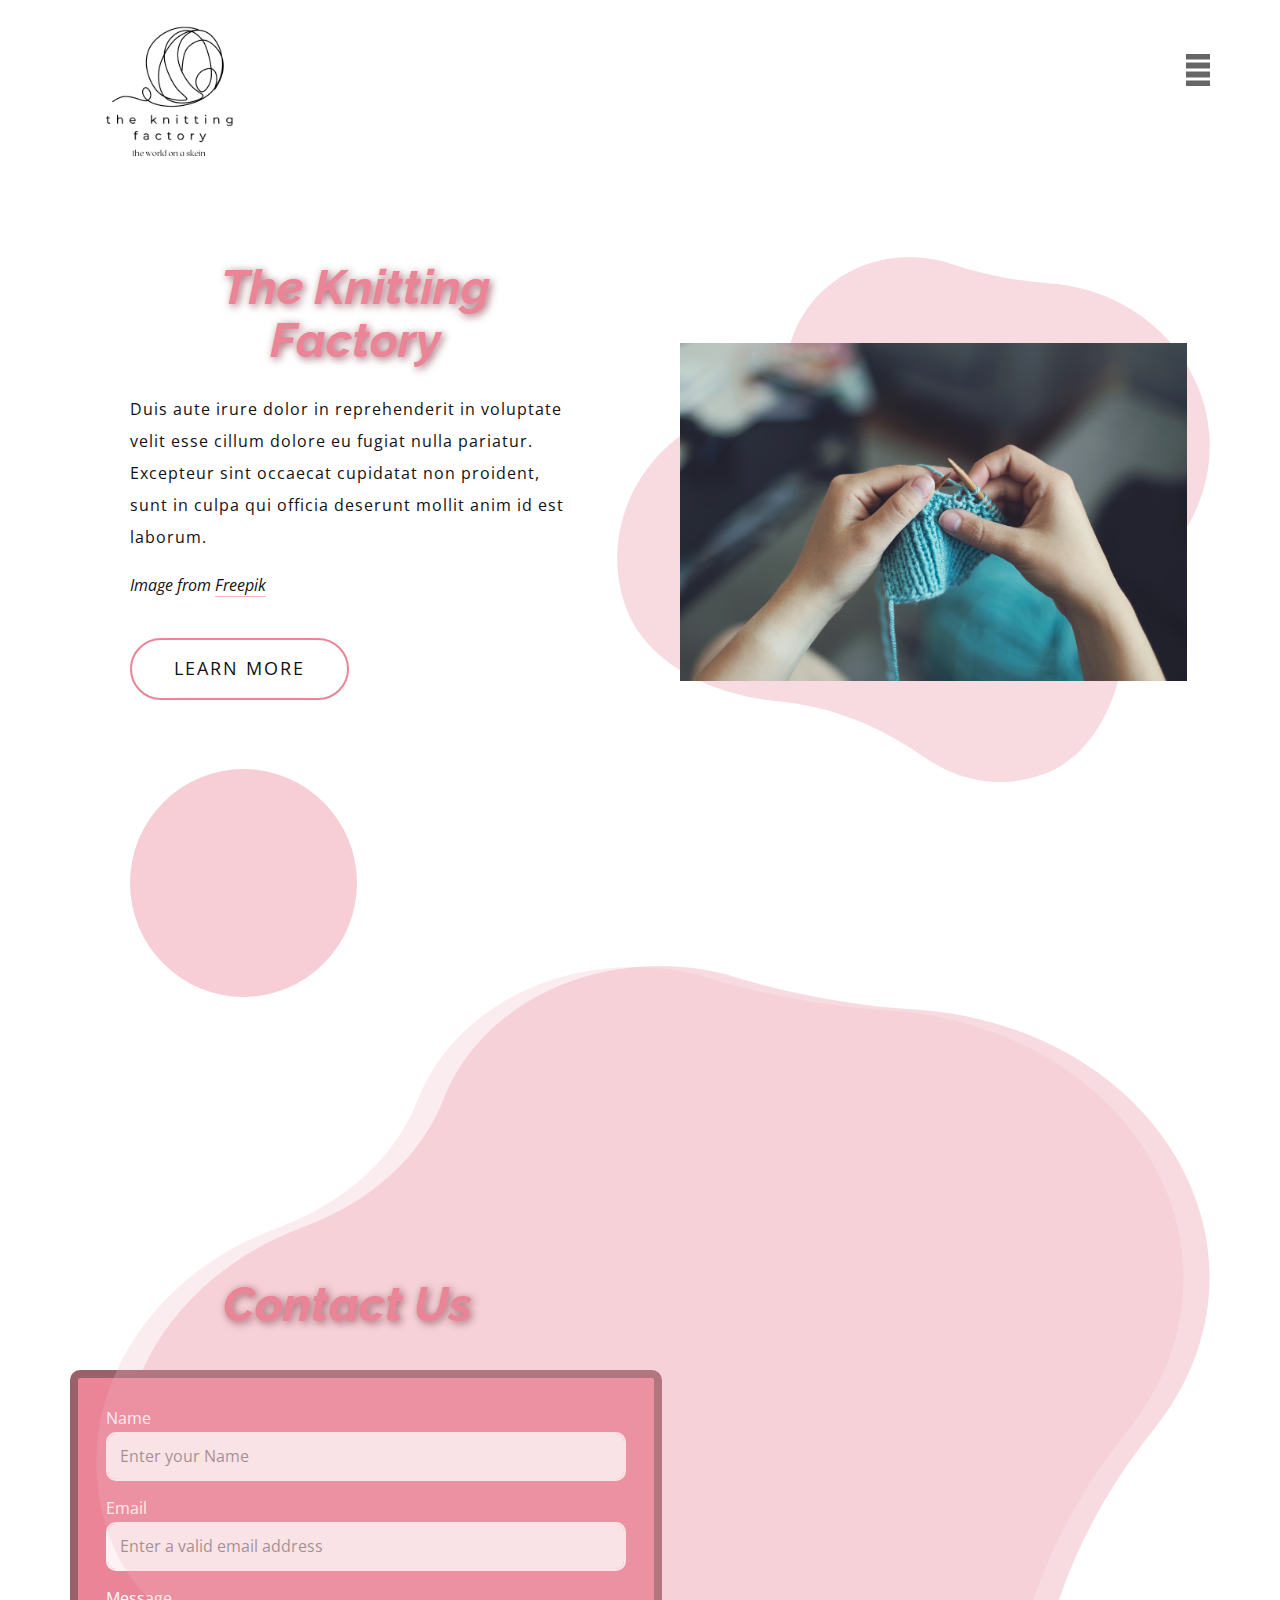
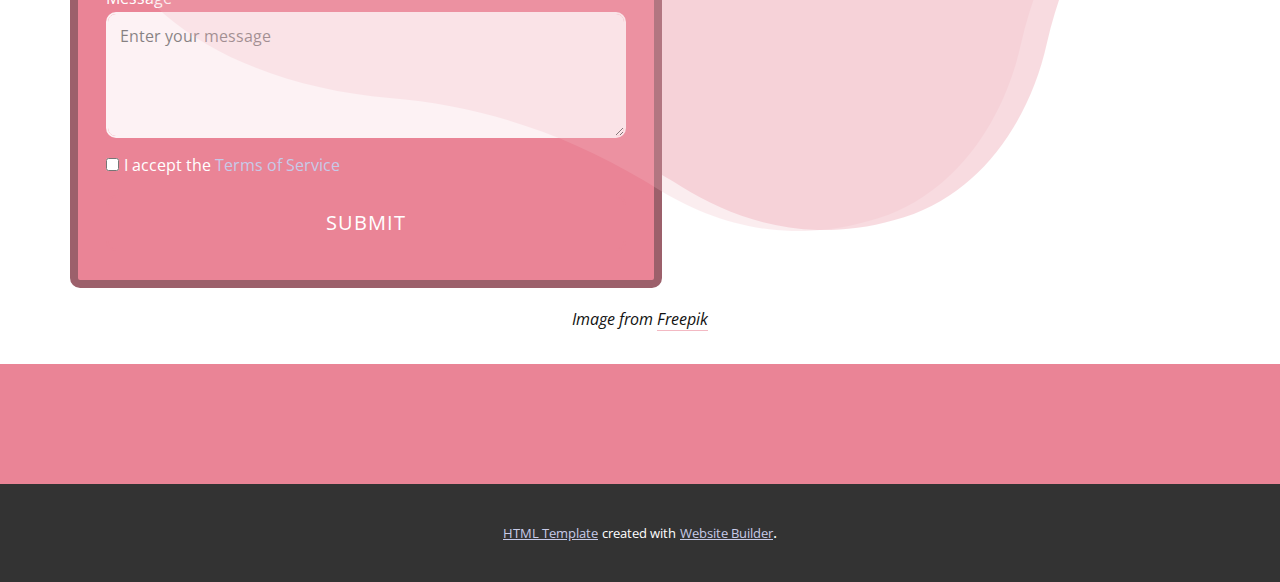
<file: Home.html>
<!DOCTYPE html>
<html style="font-size: 16px;">
  <head>
    <meta name="viewport" content="width=device-width, initial-scale=1.0">
    <meta charset="utf-8">
    <meta name="keywords" content="​Create Your Personal Style, ​Beauty and Personal Care, ​Fashion and beauty tips, ​Top Fashion and Beauty Tips, ​How to Look Younger">
    <meta name="description" content="">
    <title>Home</title>
    <link rel="stylesheet" href="nicepage.css" media="screen">
<link rel="stylesheet" href="Home.css" media="screen">
    <script class="u-script" type="text/javascript" src="jquery.js" defer=""></script>
    <script class="u-script" type="text/javascript" src="nicepage.js" defer=""></script>
    <meta name="generator" content="Nicepage 4.12.17, nicepage.com">
    <link id="u-theme-google-font" rel="stylesheet" href="https://fonts.googleapis.com/css?family=Raleway:100,100i,200,200i,300,300i,400,400i,500,500i,600,600i,700,700i,800,800i,900,900i|Open+Sans:300,300i,400,400i,500,500i,600,600i,700,700i,800,800i">
    <link id="u-page-google-font" rel="stylesheet" href="https://fonts.googleapis.com/css?family=Raleway:100,100i,200,200i,300,300i,400,400i,500,500i,600,600i,700,700i,800,800i,900,900i">
    
    
    
    <script type="application/ld+json">{
		"@context": "http://schema.org",
		"@type": "Organization",
		"name": "",
		"logo": "images/theknittingfactory.png"
}</script>
    <meta name="theme-color" content="#666ca7">
    <meta property="og:title" content="Home">
    <meta property="og:type" content="website">
  </head>
  <body class="u-body u-xl-mode"><header class="u-clearfix u-header u-header" id="sec-643f"><div class="u-clearfix u-sheet u-sheet-1">
        <a href="https://nicepage.com" class="u-image u-logo u-image-1" data-image-width="500" data-image-height="500">
          <img src="images/theknittingfactory.png" class="u-logo-image u-logo-image-1">
        </a>
        <nav class="u-menu u-menu-dropdown u-offcanvas u-menu-1" data-responsive-from="XL">
          <div class="menu-collapse" style="font-size: 1rem; letter-spacing: 0px; font-weight: 700;">
            <a class="u-button-style u-custom-border u-custom-border-color u-custom-borders u-custom-left-right-menu-spacing u-custom-padding-bottom u-custom-text-active-color u-custom-text-color u-custom-top-bottom-menu-spacing u-grey-60 u-nav-link u-text-active-palette-1-base u-text-hover-palette-2-base" href="#" style="background-image: none;">
              <svg class="u-svg-link" viewBox="0 0 24 24"><use xmlns:xlink="http://www.w3.org/1999/xlink" xlink:href="#menu-hamburger"></use></svg>
              <svg class="u-svg-content" version="1.1" id="menu-hamburger" viewBox="0 0 16 16" x="0px" y="0px" xmlns:xlink="http://www.w3.org/1999/xlink" xmlns="http://www.w3.org/2000/svg"><g><rect y="1" width="16" height="2"></rect><rect y="7" width="16" height="2"></rect><rect y="13" width="16" height="2"></rect>
</g></svg>
            </a>
          </div>
          <div class="u-nav-container">
            <ul class="u-nav u-spacing-20 u-unstyled u-nav-1"><li class="u-nav-item"><a class="u-button-style u-nav-link u-text-active-palette-2-base u-text-grey-90 u-text-hover-palette-2-base" href="Home.html" style="padding: 10px;">Home</a>
</li><li class="u-nav-item"><a class="u-button-style u-nav-link u-text-active-palette-2-base u-text-grey-90 u-text-hover-palette-2-base" href="About.html" style="padding: 10px;">About</a>
</li><li class="u-nav-item"><a class="u-button-style u-nav-link u-text-active-palette-2-base u-text-grey-90 u-text-hover-palette-2-base" href="Contact.html" style="padding: 10px;">Contact</a>
</li><li class="u-nav-item"><a class="u-button-style u-nav-link u-text-active-palette-2-base u-text-grey-90 u-text-hover-palette-2-base" href="tutorials.html" style="padding: 10px;">tutorials</a>
</li></ul>
          </div>
          <div class="u-nav-container-collapse">
            <div class="u-black u-container-style u-inner-container-layout u-opacity u-opacity-95 u-sidenav">
              <div class="u-inner-container-layout u-sidenav-overflow">
                <div class="u-menu-close"></div>
                <ul class="u-align-center u-nav u-popupmenu-items u-unstyled u-nav-2"><li class="u-nav-item"><a class="u-button-style u-nav-link" href="Home.html">Home</a>
</li><li class="u-nav-item"><a class="u-button-style u-nav-link" href="About.html">About</a>
</li><li class="u-nav-item"><a class="u-button-style u-nav-link" href="Contact.html">Contact</a>
</li><li class="u-nav-item"><a class="u-button-style u-nav-link" href="tutorials.html">tutorials</a>
</li></ul>
              </div>
            </div>
            <div class="u-black u-menu-overlay u-opacity u-opacity-70"></div>
          </div>
        </nav>
      </div></header>
    <section class="u-align-center u-clearfix u-white u-section-1" id="carousel_2a64">
      <div class="u-clearfix u-sheet u-valign-middle-xs u-sheet-1">
        <div class="u-clearfix u-expanded-width u-layout-wrap u-layout-wrap-1">
          <div class="u-gutter-0 u-layout">
            <div class="u-layout-row">
              <div class="u-container-style u-layout-cell u-left-cell u-size-30 u-layout-cell-1">
                <div class="u-container-layout u-container-layout-1">
                  <h1 class="u-align-center u-text u-text-1">The Knitting Factory</h1>
                  <p class="u-align-left u-text u-text-2"> Duis aute irure dolor in reprehenderit in voluptate velit esse cillum dolore eu fugiat nulla pariatur. Excepteur sint occaecat cupidatat non proident, sunt in culpa qui officia deserunt mollit anim id est laborum.</p>
                  <p class="u-align-left u-text u-text-body-color u-text-default u-text-3">Image from <a href="https://www.freepik.com/photos/beautiful-model" class="u-border-1 u-border-active-grey-50 u-border-hover-grey-50 u-border-no-left u-border-no-right u-border-no-top u-border-palette-2-light-2 u-btn u-button-link u-button-style u-none u-text-body-color u-btn-1" target="_blank">Freepik</a>
                  </p>
                  <a href="https://nicepage.cloud" class="u-active-palette-2-light-1 u-border-2 u-border-active-palette-2-light-1 u-border-hover-palette-2-light-1 u-border-palette-2-light-1 u-btn u-btn-round u-button-style u-hover-palette-2-light-1 u-none u-radius-50 u-text-active-white u-text-body-color u-text-hover-white u-btn-2">learn more</a>
                </div>
              </div>
              <div class="u-container-style u-layout-cell u-right-cell u-size-30 u-layout-cell-2">
                <div class="u-container-layout u-container-layout-2">
                  <div class="u-expanded-width-lg u-expanded-width-md u-expanded-width-sm u-expanded-width-xs u-opacity u-opacity-50 u-shape u-shape-svg u-text-palette-2-light-2 u-shape-1">
                    <svg class="u-svg-link" preserveAspectRatio="none" viewBox="0 0 160 150" style=""><use xmlns:xlink="http://www.w3.org/1999/xlink" xlink:href="#svg-8e3a"></use></svg>
                    <svg class="u-svg-content" viewBox="0 0 160 150" x="0px" y="0px" id="svg-8e3a"><path d="M43.2,126.9c14.2,1.3,27.6,7,39.1,15.6c8.3,6.1,19.4,10.3,32.7,5.3c11.7-4.4,18.6-17.4,21-30.2c2.6-13.3,8.1-25.9,15.7-37.1
	c8.3-12.1,10.8-27.9,5.3-42.7C150.5,20.3,134.6,9,117,7.6C107.9,6.9,98.8,5,90.1,1.9C83-0.6,75-0.7,67.4,2.1
	c-9.9,3.7-17,11.6-20.1,21c-3.3,10.1-10.9,18-20.6,22.2c-0.1,0-0.1,0.1-0.2,0.1c-20.3,8.9-31,32-24.6,53.2
	C6.9,115.6,25.2,125.2,43.2,126.9z"></path></svg>
                  </div>
                  <img class="u-border-no-bottom u-border-no-left u-border-no-right u-border-no-top u-expanded-width-xs u-image u-image-contain u-image-default u-image-1" data-image-width="1280" data-image-height="853" src="images/12cf8871648379d4cf20dd14c89b3f6311204f541cfaaf6a2f64e3dea8a548199a2984b7e151578dd64461ac6c4785baf325c5fa5c05e1ea818a38_1280.jpg">
                </div>
              </div>
            </div>
          </div>
        </div>
      </div>
    </section>
    <section class="u-align-center u-clearfix u-section-2" id="sec-6b40">
      <div class="u-clearfix u-sheet u-sheet-1">
        <div class="u-opacity u-opacity-50 u-shape u-shape-svg u-text-palette-2-light-2 u-shape-1">
          <svg class="u-svg-link" preserveAspectRatio="none" viewBox="0 0 160 150" style=""><use xmlns:xlink="http://www.w3.org/1999/xlink" xlink:href="#svg-1073"></use></svg>
          <svg xmlns="http://www.w3.org/2000/svg" xmlns:xlink="http://www.w3.org/1999/xlink" version="1.1" xml:space="preserve" class="u-svg-content" viewBox="0 0 160 150" x="0px" y="0px" id="svg-1073"><path d="M43.2,126.9c14.2,1.3,27.6,7,39.1,15.6c8.3,6.1,19.4,10.3,32.7,5.3c11.7-4.4,18.6-17.4,21-30.2c2.6-13.3,8.1-25.9,15.7-37.1
	c8.3-12.1,10.8-27.9,5.3-42.7C150.5,20.3,134.6,9,117,7.6C107.9,6.9,98.8,5,90.1,1.9C83-0.6,75-0.7,67.4,2.1
	c-9.9,3.7-17,11.6-20.1,21c-3.3,10.1-10.9,18-20.6,22.2c-0.1,0-0.1,0.1-0.2,0.1c-20.3,8.9-31,32-24.6,53.2
	C6.9,115.6,25.2,125.2,43.2,126.9z"></path></svg>
        </div>
        <div class="u-opacity u-opacity-70 u-palette-2-light-2 u-shape u-shape-circle u-shape-2"></div>
        <div class="u-border-8 u-border-palette-2-dark-1 u-form u-palette-2-light-1 u-radius-10 u-form-1">
          <form action="#" method="POST" class="u-clearfix u-form-spacing-15 u-form-vertical u-inner-form" source="email" name="form" style="padding: 28px;">
            <div class="u-form-group u-form-name">
              <label for="name-4c18" class="u-label">Name</label>
              <input type="text" placeholder="Enter your Name" id="name-4c18" name="name" class="u-border-2 u-border-palette-2-light-3 u-input u-input-rectangle u-palette-2-light-3 u-radius-10" required="">
            </div>
            <div class="u-form-email u-form-group">
              <label for="email-4c18" class="u-label">Email</label>
              <input type="email" placeholder="Enter a valid email address" id="email-4c18" name="email" class="u-border-2 u-border-palette-2-light-3 u-input u-input-rectangle u-palette-2-light-3 u-radius-10" required="">
            </div>
            <div class="u-form-group u-form-message">
              <label for="message-4c18" class="u-label">Message</label>
              <textarea placeholder="Enter your message" rows="4" cols="50" id="message-4c18" name="message" class="u-border-2 u-border-palette-2-light-3 u-input u-input-rectangle u-palette-2-light-3 u-radius-10" required=""></textarea>
            </div>
            <div class="u-form-agree u-form-group u-form-group-4">
              <input type="checkbox" id="agree-a472" name="agree" class="u-agree-checkbox" required="">
              <label for="agree-a472" class="u-label">I accept the <a href="#">Terms of Service</a>
              </label>
            </div>
            <div class="u-align-right u-form-group u-form-submit">
              <a href="#" class="u-active-palette-2-light-1 u-border-2 u-border-active-palette-2-light-1 u-border-hover-palette-2-light-1 u-border-palette-2-base u-btn u-btn-round u-btn-submit u-button-style u-hover-palette-2-light-1 u-palette-2-base u-radius-10 u-btn-1">Submit</a>
              <input type="submit" value="submit" class="u-form-control-hidden">
            </div>
            <div class="u-form-send-message u-form-send-success"> Thank you! Your message has been sent. </div>
            <div class="u-form-send-error u-form-send-message"> Unable to send your message. Please fix errors then try again. </div>
            <input type="hidden" value="" name="recaptchaResponse">
          </form>
        </div>
        <div class="u-opacity u-opacity-25 u-shape u-shape-svg u-text-palette-2-light-2 u-shape-3">
          <svg class="u-svg-link" preserveAspectRatio="none" viewBox="0 0 160 150" style=""><use xmlns:xlink="http://www.w3.org/1999/xlink" xlink:href="#svg-abf9"></use></svg>
          <svg xmlns="http://www.w3.org/2000/svg" xmlns:xlink="http://www.w3.org/1999/xlink" version="1.1" xml:space="preserve" class="u-svg-content" viewBox="0 0 160 150" x="0px" y="0px" id="svg-abf9"><path d="M43.2,126.9c14.2,1.3,27.6,7,39.1,15.6c8.3,6.1,19.4,10.3,32.7,5.3c11.7-4.4,18.6-17.4,21-30.2c2.6-13.3,8.1-25.9,15.7-37.1
	c8.3-12.1,10.8-27.9,5.3-42.7C150.5,20.3,134.6,9,117,7.6C107.9,6.9,98.8,5,90.1,1.9C83-0.6,75-0.7,67.4,2.1
	c-9.9,3.7-17,11.6-20.1,21c-3.3,10.1-10.9,18-20.6,22.2c-0.1,0-0.1,0.1-0.2,0.1c-20.3,8.9-31,32-24.6,53.2
	C6.9,115.6,25.2,125.2,43.2,126.9z"></path></svg>
        </div>
        <h1 class="u-align-center u-text u-text-1">Contact Us</h1>
        <p class="u-text u-text-body-color u-text-default u-text-2">Image from <a href="https://www.freepik.com/photos/beautiful-model" class="u-border-1 u-border-active-grey-50 u-border-hover-grey-50 u-border-no-left u-border-no-right u-border-no-top u-border-palette-2-light-2 u-bottom-left-radius-0 u-bottom-right-radius-0 u-btn u-button-link u-button-style u-none u-radius-0 u-text-body-color u-top-left-radius-0 u-top-right-radius-0 u-btn-2">Freepik</a>
        </p>
      </div>
    </section>
    
    
    <footer class="u-align-center u-clearfix u-footer u-palette-2-light-1 u-footer" id="sec-a5d5"><div class="u-align-left u-clearfix u-sheet u-sheet-1"></div></footer>
    <section class="u-backlink u-clearfix u-grey-80">
      <a class="u-link" href="https://nicepage.com/html-templates" target="_blank">
        <span>HTML Template</span>
      </a>
      <p class="u-text">
        <span>created with</span>
      </p>
      <a class="u-link" href="https://nicepage.com/website-builder" target="_blank">
        <span>Website Builder</span>
      </a>. 
    </section>
  </body>
</html>
</file>
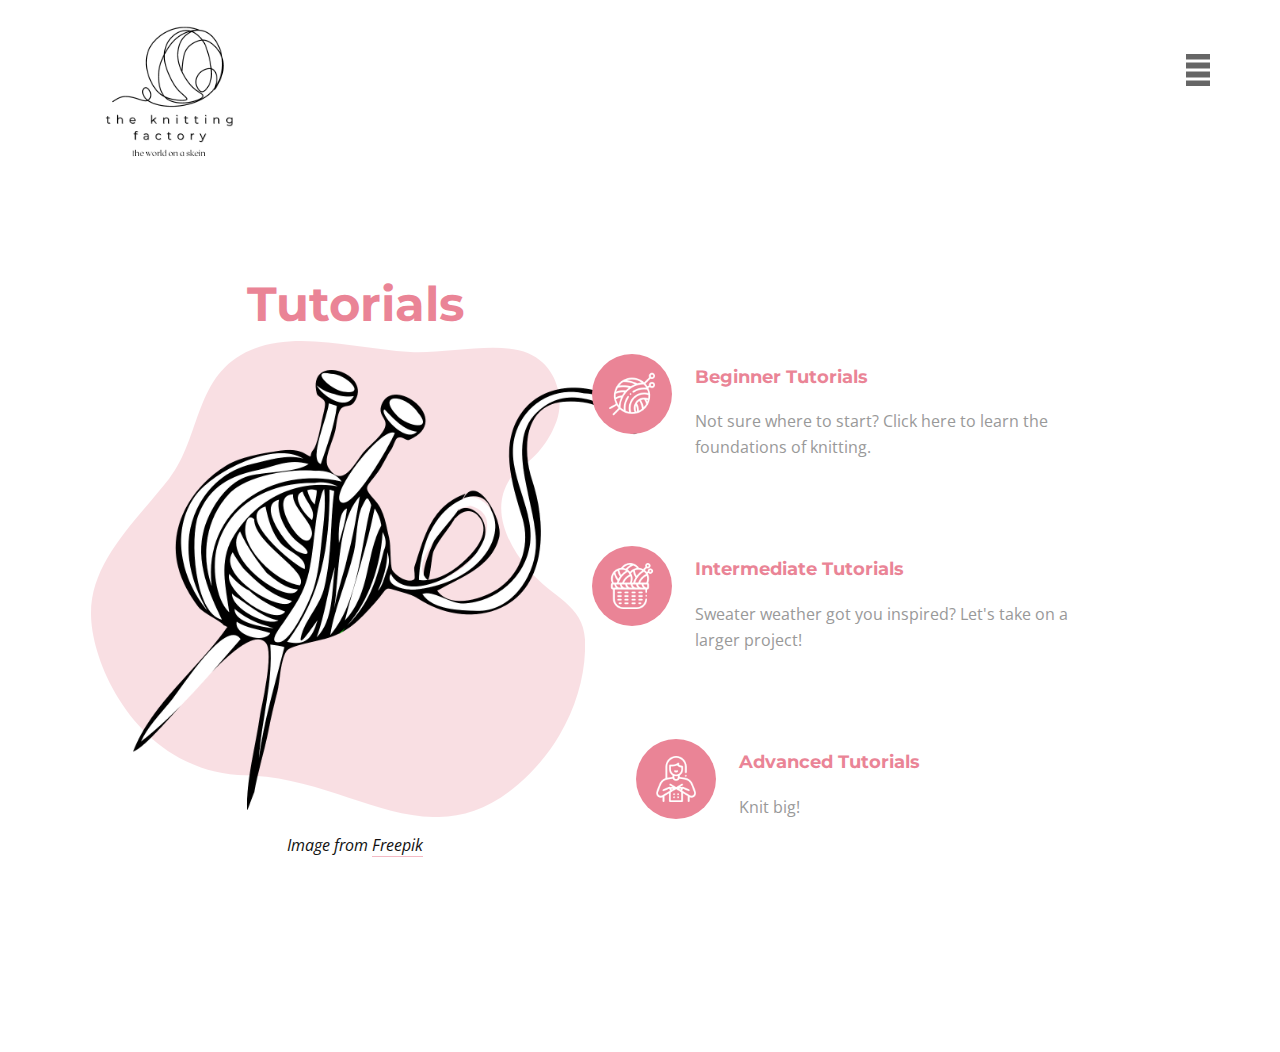
<file: tutorials.html>
<!DOCTYPE html>
<html style="font-size: 16px;">
  <head>
    <!-- Global site tag (gtag.js) - Google Analytics -->
<script async src="https://www.googletagmanager.com/gtag/js?id=G-T4507BWB2E"></script>
<script>
  window.dataLayer = window.dataLayer || [];
  function gtag(){dataLayer.push(arguments);}
  gtag('js', new Date());

  gtag('config', 'G-T4507BWB2E');
</script>

    <!-- Hotjar Tracking Code for https://arentyoujustdandy.github.io/unit21/ -->
<script>
  (function(h,o,t,j,a,r){
      h.hj=h.hj||function(){(h.hj.q=h.hj.q||[]).push(arguments)};
      h._hjSettings={hjid:3020259,hjsv:6};
      a=o.getElementsByTagName('head')[0];
      r=o.createElement('script');r.async=1;
      r.src=t+h._hjSettings.hjid+j+h._hjSettings.hjsv;
      a.appendChild(r);
  })(window,document,'https://static.hotjar.com/c/hotjar-','.js?sv=');
</script>

    <meta name="viewport" content="width=device-width, initial-scale=1.0">
    <meta charset="utf-8">
    <meta name="keywords" content="knitting">
    <meta name="description" content="">
    <title>tutorials</title>
    <link rel="stylesheet" href="nicepage.css" media="screen">
<link rel="stylesheet" href="tutorials.css" media="screen">
    <script class="u-script" type="text/javascript" src="jquery.js" defer=""></script>
    <script class="u-script" type="text/javascript" src="nicepage.js" defer=""></script>
    <meta name="generator" content="Nicepage 4.12.17, nicepage.com">
    <link id="u-theme-google-font" rel="stylesheet" href="https://fonts.googleapis.com/css?family=Raleway:100,100i,200,200i,300,300i,400,400i,500,500i,600,600i,700,700i,800,800i,900,900i|Open+Sans:300,300i,400,400i,500,500i,600,600i,700,700i,800,800i">
    <link id="u-page-google-font" rel="stylesheet" href="https://fonts.googleapis.com/css?family=Montserrat:100,100i,200,200i,300,300i,400,400i,500,500i,600,600i,700,700i,800,800i,900,900i">
    
    
    <script type="application/ld+json">{
		"@context": "http://schema.org",
		"@type": "Organization",
		"name": "",
		"logo": "images/theknittingfactory.png"
}</script>
    <meta name="theme-color" content="#666ca7">
    <meta property="og:title" content="tutorials">
    <meta property="og:type" content="website">
  </head>
  <body class="u-body u-xl-mode"><header class="u-clearfix u-header u-header" id="sec-643f"><div class="u-clearfix u-sheet u-sheet-1">
        <a href="index.html" class="u-image u-logo u-image-1" data-image-width="500" data-image-height="500">
          <img src="images/theknittingfactory.png" class="u-logo-image u-logo-image-1">
        </a>
        <nav class="u-menu u-menu-dropdown u-offcanvas u-menu-1" data-responsive-from="XL">
          <div class="menu-collapse" style="font-size: 1rem; letter-spacing: 0px; font-weight: 700;">
            <a class="u-button-style u-custom-border u-custom-border-color u-custom-borders u-custom-left-right-menu-spacing u-custom-padding-bottom u-custom-text-active-color u-custom-text-color u-custom-top-bottom-menu-spacing u-grey-60 u-nav-link u-text-active-palette-1-base u-text-hover-palette-2-base" href="#" style="background-image: none;">
              <svg class="u-svg-link" viewBox="0 0 24 24"><use xmlns:xlink="http://www.w3.org/1999/xlink" xlink:href="#menu-hamburger"></use></svg>
              <svg class="u-svg-content" version="1.1" id="menu-hamburger" viewBox="0 0 16 16" x="0px" y="0px" xmlns:xlink="http://www.w3.org/1999/xlink" xmlns="http://www.w3.org/2000/svg"><g><rect y="1" width="16" height="2"></rect><rect y="7" width="16" height="2"></rect><rect y="13" width="16" height="2"></rect>
</g></svg>
            </a>
          </div>
          <div class="u-nav-container">
            <ul class="u-nav u-spacing-20 u-unstyled u-nav-1"><li class="u-nav-item"><a class="u-button-style u-nav-link u-text-active-palette-2-base u-text-grey-90 u-text-hover-palette-2-base" href="Home.html" style="padding: 10px;">Home</a>
</li><li class="u-nav-item"><a class="u-button-style u-nav-link u-text-active-palette-2-base u-text-grey-90 u-text-hover-palette-2-base" href="About.html" style="padding: 10px;">About</a>
</li><li class="u-nav-item"><a class="u-button-style u-nav-link u-text-active-palette-2-base u-text-grey-90 u-text-hover-palette-2-base" href="Contact.html" style="padding: 10px;">Contact</a>
</li><li class="u-nav-item"><a class="u-button-style u-nav-link u-text-active-palette-2-base u-text-grey-90 u-text-hover-palette-2-base" href="tutorials.html" style="padding: 10px;">tutorials</a>
</li></ul>
          </div>
          <div class="u-nav-container-collapse">
            <div class="u-black u-container-style u-inner-container-layout u-opacity u-opacity-95 u-sidenav">
              <div class="u-inner-container-layout u-sidenav-overflow">
                <div class="u-menu-close"></div>
                <ul class="u-align-center u-nav u-popupmenu-items u-unstyled u-nav-2"><li class="u-nav-item"><a class="u-button-style u-nav-link" href="Home.html">Home</a>
</li><li class="u-nav-item"><a class="u-button-style u-nav-link" href="About.html">About</a>
</li><li class="u-nav-item"><a class="u-button-style u-nav-link" href="Contact.html">Contact</a>
</li><li class="u-nav-item"><a class="u-button-style u-nav-link" href="tutorials.html">tutorials</a>
</li></ul>
              </div>
            </div>
            <div class="u-black u-menu-overlay u-opacity u-opacity-70"></div>
          </div>
        </nav>
      </div></header>
    <section class="u-align-center u-clearfix u-section-1" id="sec-886c">
      <div class="u-clearfix u-sheet u-valign-middle u-sheet-1">
        <div class="u-clearfix u-expanded-width u-layout-wrap u-layout-wrap-1">
          <div class="u-layout">
            <div class="u-layout-row">
              <div class="u-container-style u-layout-cell u-shape-rectangle u-size-30 u-layout-cell-1">
                <div class="u-container-layout u-container-layout-1">
                  <h2 class="u-align-center u-custom-font u-font-montserrat u-text u-text-palette-2-base u-text-1">Tutorials</h2>
                  <div class="u-expanded-width-lg u-opacity u-opacity-45 u-shape u-shape-svg u-text-palette-2-light-2 u-shape-1">
                    <svg class="u-svg-link" preserveAspectRatio="none" viewBox="0 0 160 160" style=""><use xmlns:xlink="http://www.w3.org/1999/xlink" xlink:href="#svg-9c5e"></use></svg>
                    <svg class="u-svg-content" viewBox="0 0 160 160" x="0px" y="0px" id="svg-9c5e" style="enable-background:new 0 0 160 160;"><path d="M151.7,132.5c-3.4,6-7.9,11.7-13.3,16.5c-29.2,26.1-54.1-2.3-88.2-3S0,109.5,0,91.6s14.8-31.3,25.3-45.3S33.4,11,51.8,3
	c15.3-6.6,33.6-0.4,51.6,0.7c11.2,0.7,28.8-3.8,38.2,0.4s11.8,15.4,9.2,22.8c-1.9,5.4-5.5,11.6-12.8,16.5
	c-9.3,10.1-4.7,22.9,3.7,33.4c7.8,9.7,17.7,11.7,18.3,23.5C160.4,110.8,157.6,122.2,151.7,132.5L151.7,132.5z"></path></svg>
                  </div>
                  <img class="u-image u-image-contain u-image-default u-image-1" src="images/367baa2a6f9d37a404195d518e6862ac01e93173b0c554ba64ba6d580c0aa5b1d5f4b450dae194d5e027c2413828528e5bd2416834f15e4f13191f_1280.png" alt="" data-image-width="1280" data-image-height="1110">
                  <p class="u-align-center u-text u-text-body-color u-text-default u-text-2">Image from <a href="https://www.freepik.com/photos/beautiful-model" class="u-border-1 u-border-active-grey-50 u-border-hover-grey-50 u-border-no-left u-border-no-right u-border-no-top u-border-palette-2-light-2 u-btn u-button-link u-button-style u-none u-text-body-color u-btn-1">Freepik</a>
                  </p>
                </div>
              </div>
              <div class="u-container-style u-layout-cell u-shape-rectangle u-size-30 u-layout-cell-2">
                <div class="u-container-layout u-valign-middle u-container-layout-2">
                  <div class="u-expanded-width u-list u-list-1">
                    <div class="u-repeater u-repeater-1">
                      <div class="u-align-left u-border-2 u-border-white u-container-style u-list-item u-repeater-item u-list-item-1">
                        <div class="u-container-layout u-similar-container u-container-layout-3"><span class="u-file-icon u-icon u-icon-circle u-palette-2-light-1 u-text-white u-icon-1"><img src="images/7.png" alt=""></span>
                          <h6 class="u-custom-font u-font-montserrat u-text u-text-palette-2-light-1 u-text-3">
                            <a class="u-border-none u-btn u-button-link u-button-style u-none u-text-active-palette-2-light-3 u-text-hover-palette-2-light-2 u-text-palette-2-light-1 u-btn-2" href="beginnertutorials.html"> Beginner Tutorials</a>
                          </h6>
                          <p class="u-text u-text-grey-40 u-text-4">Not sure where to start? Click here to learn the foundations of knitting.</p>
                        </div>
                      </div>
                      <div class="u-align-left u-border-2 u-border-white u-container-style u-list-item u-repeater-item u-list-item-2">
                        <div class="u-container-layout u-similar-container u-container-layout-4"><span class="u-file-icon u-icon u-icon-circle u-palette-2-light-1 u-text-white u-icon-2"><img src="images/8.png" alt=""></span>
                          <h6 class="u-custom-font u-font-montserrat u-text u-text-palette-2-light-1 u-text-5">
                            <a class="u-active-none u-border-none u-btn u-button-link u-button-style u-hover-none u-none u-text-active-palette-2-light-3 u-text-hover-palette-2-light-2 u-text-palette-2-light-1 u-btn-3" href="intermediatetutorials.html"> Intermediate Tutorials</a>
                          </h6>
                          <p class="u-text u-text-grey-40 u-text-6">Sweater weather got you inspired? Let's take on a larger project!&nbsp;</p>
                        </div>
                      </div>
                      <div class="u-align-left u-border-2 u-border-white u-container-style u-list-item u-repeater-item u-list-item-3">
                        <div class="u-container-layout u-similar-container u-container-layout-5"><span class="u-file-icon u-icon u-icon-circle u-palette-2-light-1 u-text-white u-icon-3"><img src="images/9.png" alt=""></span>
                          <h6 class="u-custom-font u-font-montserrat u-text u-text-palette-2-light-1 u-text-7">
                            <a class="u-active-none u-border-none u-btn u-button-link u-button-style u-hover-none u-none u-text-active-palette-2-light-3 u-text-hover-palette-2-light-2 u-text-palette-2-light-1 u-btn-4" href="advancedtutorials.html"> Advanced Tutorials</a>
                          </h6>
                          <p class="u-text u-text-grey-40 u-text-8">Knit big!</p>
                        </div>
                      </div>
                    </div>
                  </div>
                </div>
              </div>
            </div>
          </div>
        </div>
      </div>
    </section>
  
  </body>
</html>
</file>
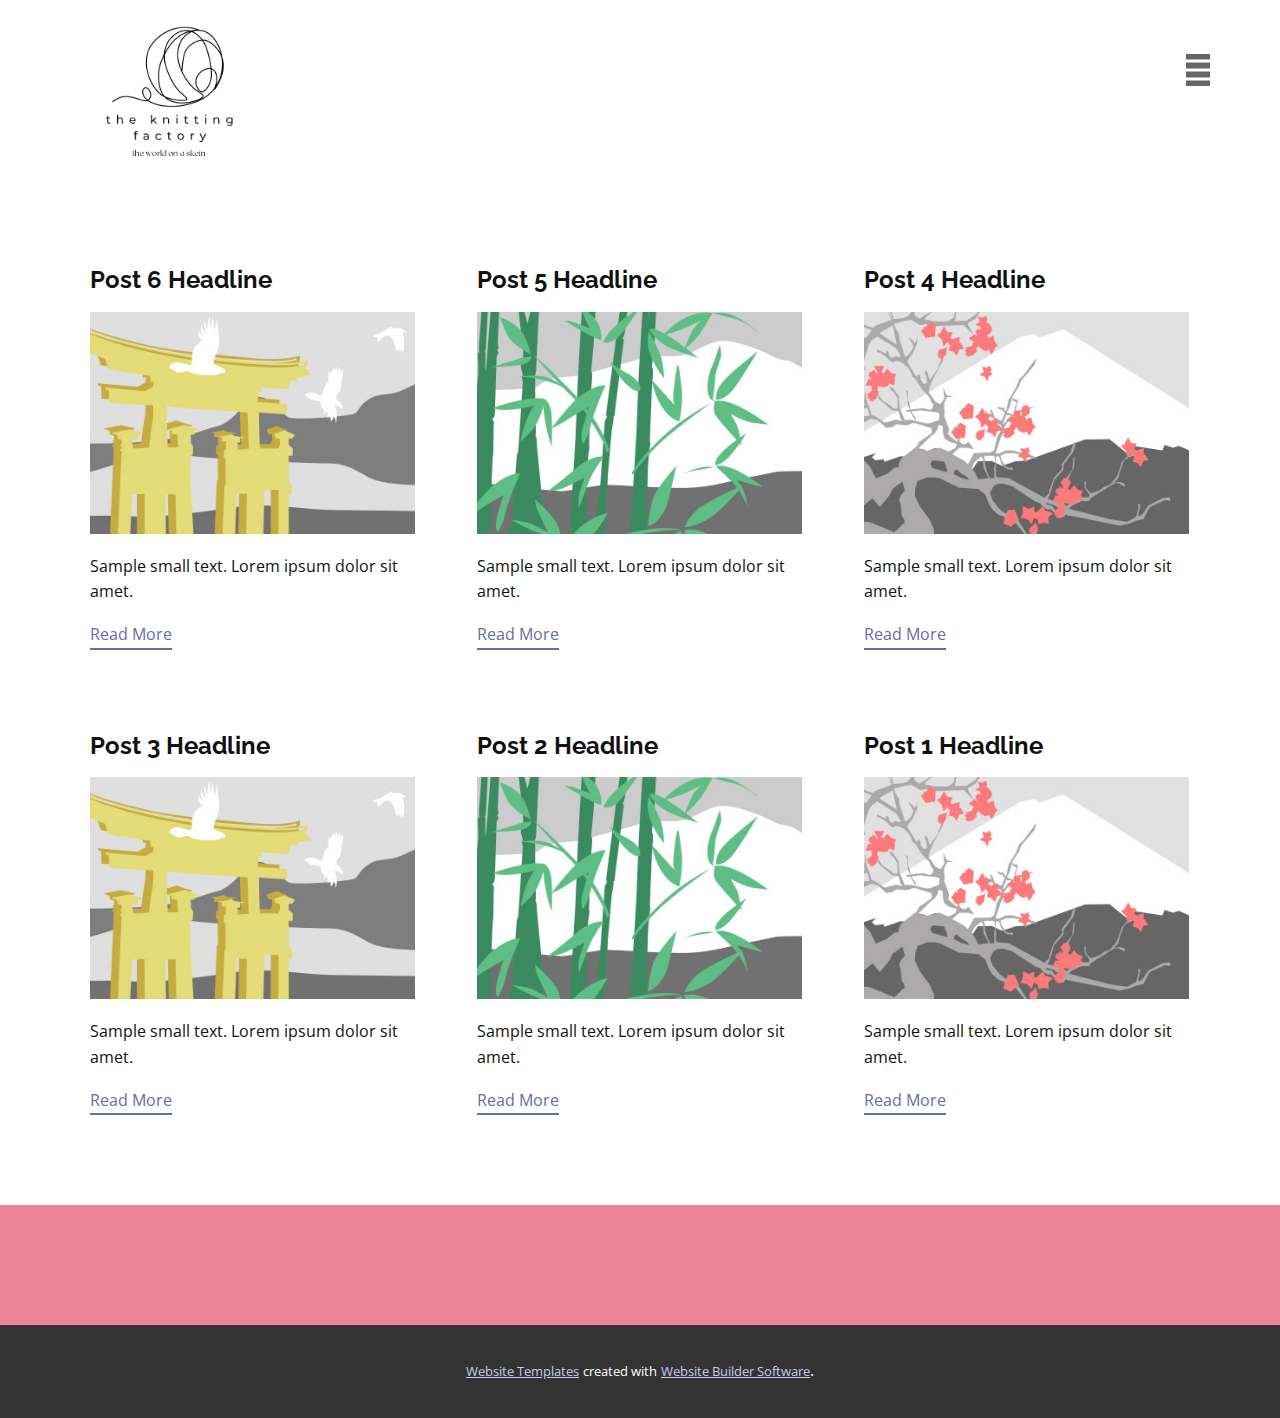
<file: blog/blog.html>
<html style="font-size: 16px;"><head>
    <meta name="viewport" content="width=device-width, initial-scale=1.0">
    <meta charset="utf-8">
    <meta name="keywords" content="">
    <meta name="description" content="">
    <title>Blog Template</title>
    <link rel="stylesheet" href="../nicepage.css" media="screen">
<link rel="stylesheet" href="../Blog-Template.css" media="screen">
    <script class="u-script" type="text/javascript" src="../jquery.js" defer=""></script>
    <script class="u-script" type="text/javascript" src="../nicepage.js" defer=""></script>
    <meta name="generator" content="Nicepage 4.12.17, nicepage.com">
    <link id="u-theme-google-font" rel="stylesheet" href="https://fonts.googleapis.com/css?family=Raleway:100,100i,200,200i,300,300i,400,400i,500,500i,600,600i,700,700i,800,800i,900,900i|Open+Sans:300,300i,400,400i,500,500i,600,600i,700,700i,800,800i">
    
    
    <script type="application/ld+json">{
		"@context": "http://schema.org",
		"@type": "Organization",
		"name": "",
		"logo": "images/theknittingfactory.png"
}</script>
    <meta name="theme-color" content="#666ca7">
  </head>
  <body class="u-body u-xl-mode"><header class="u-clearfix u-header u-header" id="sec-643f"><div class="u-clearfix u-sheet u-sheet-1">
        <a href="https://nicepage.com" class="u-image u-logo u-image-1" data-image-width="500" data-image-height="500">
          <img src="../images/theknittingfactory.png" class="u-logo-image u-logo-image-1">
        </a>
        <nav class="u-menu u-menu-dropdown u-offcanvas u-menu-1" data-responsive-from="XL">
          <div class="menu-collapse" style="font-size: 1rem; letter-spacing: 0px; font-weight: 700;">
            <a class="u-button-style u-custom-border u-custom-border-color u-custom-borders u-custom-left-right-menu-spacing u-custom-padding-bottom u-custom-text-active-color u-custom-text-color u-custom-top-bottom-menu-spacing u-grey-60 u-nav-link u-text-active-palette-1-base u-text-hover-palette-2-base" href="#" style="background-image: none;">
              <svg class="u-svg-link" viewBox="0 0 24 24"><use xmlns:xlink="http://www.w3.org/1999/xlink" xlink:href="#menu-hamburger"></use></svg>
              <svg class="u-svg-content" version="1.1" id="menu-hamburger" viewBox="0 0 16 16" x="0px" y="0px" xmlns:xlink="http://www.w3.org/1999/xlink" xmlns="http://www.w3.org/2000/svg"><g><rect y="1" width="16" height="2"></rect><rect y="7" width="16" height="2"></rect><rect y="13" width="16" height="2"></rect>
</g></svg>
            </a>
          </div>
          <div class="u-nav-container">
            <ul class="u-nav u-spacing-20 u-unstyled u-nav-1"><li class="u-nav-item"><a class="u-button-style u-nav-link u-text-active-palette-2-base u-text-grey-90 u-text-hover-palette-2-base" href="../Home.html" style="padding: 10px;">Home</a>
</li><li class="u-nav-item"><a class="u-button-style u-nav-link u-text-active-palette-2-base u-text-grey-90 u-text-hover-palette-2-base" href="../About.html" style="padding: 10px;">About</a>
</li><li class="u-nav-item"><a class="u-button-style u-nav-link u-text-active-palette-2-base u-text-grey-90 u-text-hover-palette-2-base" href="../Contact.html" style="padding: 10px;">Contact</a>
</li><li class="u-nav-item"><a class="u-button-style u-nav-link u-text-active-palette-2-base u-text-grey-90 u-text-hover-palette-2-base" href="../tutorials.html" style="padding: 10px;">tutorials</a>
</li></ul>
          </div>
          <div class="u-nav-container-collapse">
            <div class="u-black u-container-style u-inner-container-layout u-opacity u-opacity-95 u-sidenav">
              <div class="u-inner-container-layout u-sidenav-overflow">
                <div class="u-menu-close"></div>
                <ul class="u-align-center u-nav u-popupmenu-items u-unstyled u-nav-2"><li class="u-nav-item"><a class="u-button-style u-nav-link" href="../Home.html">Home</a>
</li><li class="u-nav-item"><a class="u-button-style u-nav-link" href="../About.html">About</a>
</li><li class="u-nav-item"><a class="u-button-style u-nav-link" href="../Contact.html">Contact</a>
</li><li class="u-nav-item"><a class="u-button-style u-nav-link" href="../tutorials.html">tutorials</a>
</li></ul>
              </div>
            </div>
            <div class="u-black u-menu-overlay u-opacity u-opacity-70"></div>
          </div>
        </nav>
      </div></header>
    <section class="u-clearfix u-section-1" id="sec-f30e">
      <div class="u-clearfix u-sheet u-valign-middle u-sheet-1"><!--blog--><!--blog_options_json--><!--{"type":"Recent","source":"","tags":"","count":""}--><!--/blog_options_json-->
        <div class="u-blog u-expanded-width u-repeater u-repeater-1"><!--blog_post-->
          <div class="u-blog-post u-container-style u-repeater-item u-white u-repeater-item-1">
            <div class="u-container-layout u-similar-container u-valign-top u-container-layout-1"><!--blog_post_header-->
              <h4 class="u-blog-control u-text u-text-1">
                <a class="u-post-header-link" href="../blog/post-5.html">Post 6 Headline</a>
              </h4><!--/blog_post_header--><!--blog_post_image-->
              <a class="u-post-header-link" href="../blog/post-5.html"><img alt="" class="u-blog-control u-expanded-width u-image u-image-default u-image-1" src="[data-uri]"></a><!--/blog_post_image--><!--blog_post_content-->
              <div class="u-blog-control u-post-content u-text u-text-2 fr-view">Sample small text. Lorem ipsum dolor sit amet.</div><!--/blog_post_content--><!--blog_post_readmore-->
              <a href="../blog/post-5.html" class="u-blog-control u-border-2 u-border-palette-1-base u-btn u-btn-rectangle u-button-style u-none u-btn-1"><!--blog_post_readmore_content--><!--options_json--><!--{"content":"","defaultValue":"Read More"}--><!--/options_json-->Read More<!--/blog_post_readmore_content--></a><!--/blog_post_readmore-->
            </div>
          </div><div class="u-blog-post u-container-style u-repeater-item u-video-cover u-white">
            <div class="u-container-layout u-similar-container u-valign-top u-container-layout-2"><!--blog_post_header-->
              <h4 class="u-blog-control u-text u-text-3">
                <a class="u-post-header-link" href="../blog/post-4.html">Post 5 Headline</a>
              </h4><!--/blog_post_header--><!--blog_post_image-->
              <a class="u-post-header-link" href="../blog/post-4.html"><img alt="" class="u-blog-control u-expanded-width u-image u-image-default u-image-2" src="[data-uri]"></a><!--/blog_post_image--><!--blog_post_content-->
              <div class="u-blog-control u-post-content u-text u-text-4 fr-view">Sample small text. Lorem ipsum dolor sit amet.</div><!--/blog_post_content--><!--blog_post_readmore-->
              <a href="../blog/post-4.html" class="u-blog-control u-border-2 u-border-palette-1-base u-btn u-btn-rectangle u-button-style u-none u-btn-2"><!--blog_post_readmore_content--><!--options_json--><!--{"content":"","defaultValue":"Read More"}--><!--/options_json-->Read More<!--/blog_post_readmore_content--></a><!--/blog_post_readmore-->
            </div>
          </div><div class="u-blog-post u-container-style u-repeater-item u-video-cover u-white">
            <div class="u-container-layout u-similar-container u-valign-top u-container-layout-3"><!--blog_post_header-->
              <h4 class="u-blog-control u-text u-text-5">
                <a class="u-post-header-link" href="../blog/post-3.html">Post 4 Headline</a>
              </h4><!--/blog_post_header--><!--blog_post_image-->
              <a class="u-post-header-link" href="../blog/post-3.html"><img alt="" class="u-blog-control u-expanded-width u-image u-image-default u-image-3" src="[data-uri]"></a><!--/blog_post_image--><!--blog_post_content-->
              <div class="u-blog-control u-post-content u-text u-text-6 fr-view">Sample small text. Lorem ipsum dolor sit amet.</div><!--/blog_post_content--><!--blog_post_readmore-->
              <a href="../blog/post-3.html" class="u-blog-control u-border-2 u-border-palette-1-base u-btn u-btn-rectangle u-button-style u-none u-btn-3"><!--blog_post_readmore_content--><!--options_json--><!--{"content":"","defaultValue":"Read More"}--><!--/options_json-->Read More<!--/blog_post_readmore_content--></a><!--/blog_post_readmore-->
            </div>
          </div><div class="u-blog-post u-container-style u-repeater-item u-white u-repeater-item-1">
            <div class="u-container-layout u-similar-container u-valign-top u-container-layout-1"><!--blog_post_header-->
              <h4 class="u-blog-control u-text u-text-1">
                <a class="u-post-header-link" href="../blog/post-2.html">Post 3 Headline</a>
              </h4><!--/blog_post_header--><!--blog_post_image-->
              <a class="u-post-header-link" href="../blog/post-2.html"><img alt="" class="u-blog-control u-expanded-width u-image u-image-default u-image-1" src="[data-uri]"></a><!--/blog_post_image--><!--blog_post_content-->
              <div class="u-blog-control u-post-content u-text u-text-2 fr-view">Sample small text. Lorem ipsum dolor sit amet.</div><!--/blog_post_content--><!--blog_post_readmore-->
              <a href="../blog/post-2.html" class="u-blog-control u-border-2 u-border-palette-1-base u-btn u-btn-rectangle u-button-style u-none u-btn-1"><!--blog_post_readmore_content--><!--options_json--><!--{"content":"","defaultValue":"Read More"}--><!--/options_json-->Read More<!--/blog_post_readmore_content--></a><!--/blog_post_readmore-->
            </div>
          </div><div class="u-blog-post u-container-style u-repeater-item u-video-cover u-white">
            <div class="u-container-layout u-similar-container u-valign-top u-container-layout-2"><!--blog_post_header-->
              <h4 class="u-blog-control u-text u-text-3">
                <a class="u-post-header-link" href="../blog/post-1.html">Post 2 Headline</a>
              </h4><!--/blog_post_header--><!--blog_post_image-->
              <a class="u-post-header-link" href="../blog/post-1.html"><img alt="" class="u-blog-control u-expanded-width u-image u-image-default u-image-2" src="[data-uri]"></a><!--/blog_post_image--><!--blog_post_content-->
              <div class="u-blog-control u-post-content u-text u-text-4 fr-view">Sample small text. Lorem ipsum dolor sit amet.</div><!--/blog_post_content--><!--blog_post_readmore-->
              <a href="../blog/post-1.html" class="u-blog-control u-border-2 u-border-palette-1-base u-btn u-btn-rectangle u-button-style u-none u-btn-2"><!--blog_post_readmore_content--><!--options_json--><!--{"content":"","defaultValue":"Read More"}--><!--/options_json-->Read More<!--/blog_post_readmore_content--></a><!--/blog_post_readmore-->
            </div>
          </div><div class="u-blog-post u-container-style u-repeater-item u-video-cover u-white">
            <div class="u-container-layout u-similar-container u-valign-top u-container-layout-3"><!--blog_post_header-->
              <h4 class="u-blog-control u-text u-text-5">
                <a class="u-post-header-link" href="../blog/post.html">Post 1 Headline</a>
              </h4><!--/blog_post_header--><!--blog_post_image-->
              <a class="u-post-header-link" href="../blog/post.html"><img alt="" class="u-blog-control u-expanded-width u-image u-image-default u-image-3" src="[data-uri]"></a><!--/blog_post_image--><!--blog_post_content-->
              <div class="u-blog-control u-post-content u-text u-text-6 fr-view">Sample small text. Lorem ipsum dolor sit amet.</div><!--/blog_post_content--><!--blog_post_readmore-->
              <a href="../blog/post.html" class="u-blog-control u-border-2 u-border-palette-1-base u-btn u-btn-rectangle u-button-style u-none u-btn-3"><!--blog_post_readmore_content--><!--options_json--><!--{"content":"","defaultValue":"Read More"}--><!--/options_json-->Read More<!--/blog_post_readmore_content--></a><!--/blog_post_readmore-->
            </div>
          </div><!--/blog_post--><!--blog_post-->
          <!--/blog_post--><!--blog_post-->
          <!--/blog_post-->
        </div><!--/blog-->
      </div>
    </section>
    
    
    <footer class="u-align-center u-clearfix u-footer u-palette-2-light-1 u-footer" id="sec-a5d5"><div class="u-align-left u-clearfix u-sheet u-sheet-1"></div></footer>
    <section class="u-backlink u-clearfix u-grey-80">
      <a class="u-link" href="https://nicepage.com/website-templates" target="_blank">
        <span>Website Templates</span>
      </a>
      <p class="u-text">
        <span>created with</span>
      </p>
      <a class="u-link" href="" target="_blank">
        <span>Website Builder Software</span>
      </a>. 
    </section>
  
</body></html>
</file>
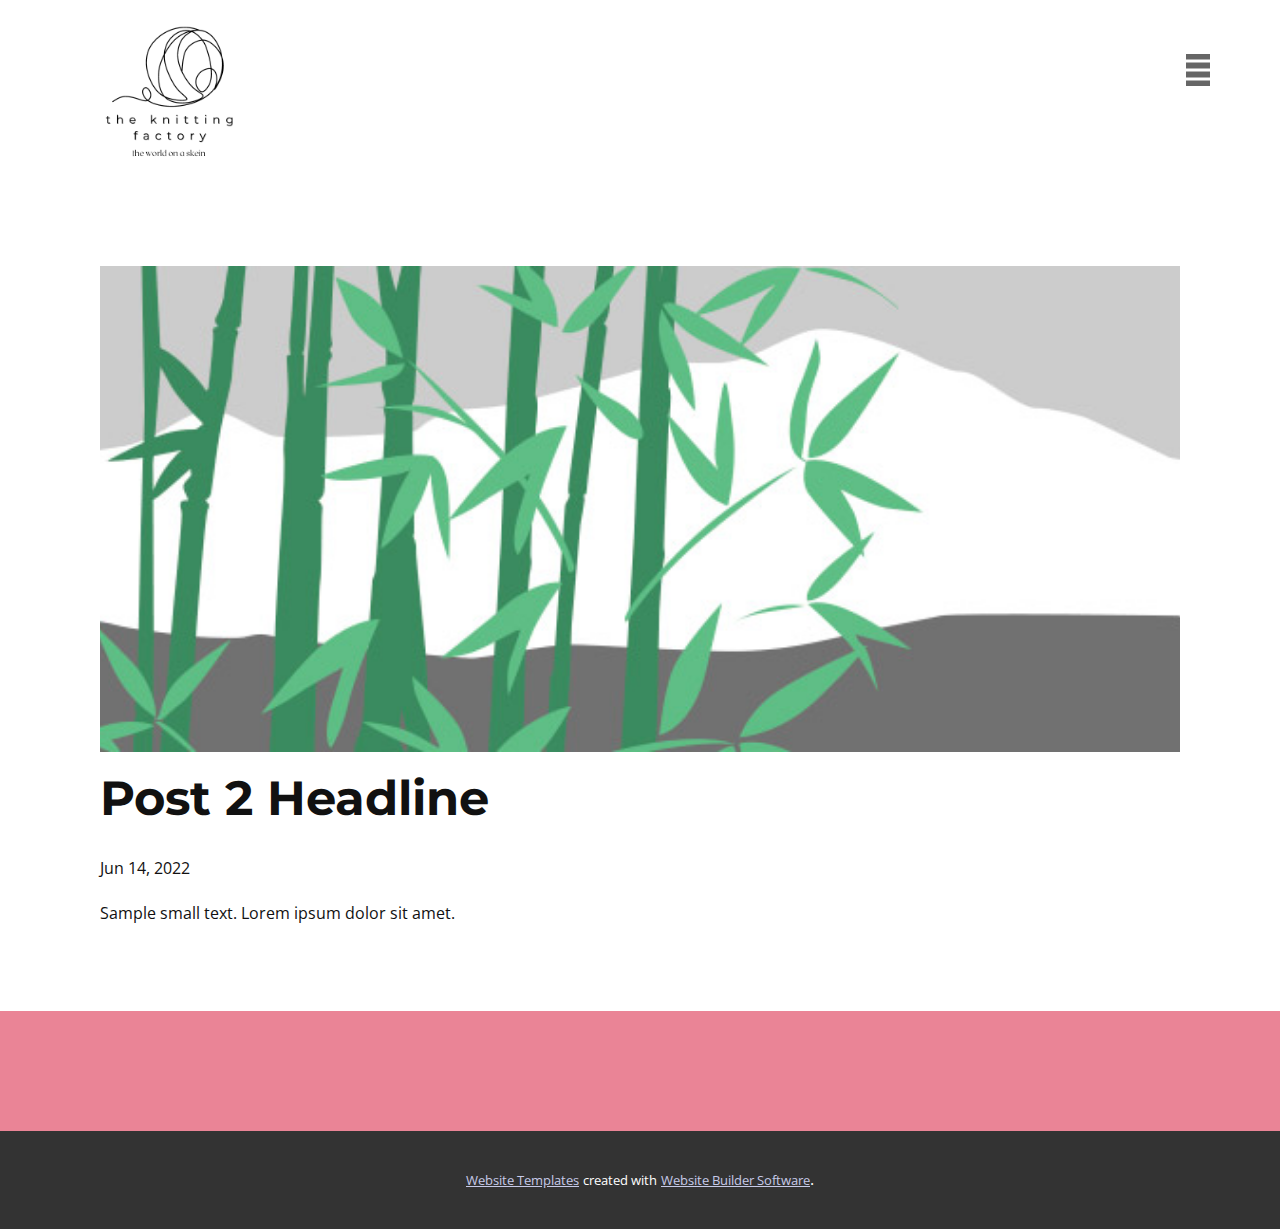
<file: blog/post-1.html>
<!doctype html>
<html style="font-size: 16px;"><head>
    <meta name="viewport" content="width=device-width, initial-scale=1.0">
    <meta charset="utf-8">
    <meta name="keywords" content="Post 1 Headline">
    <meta name="description" content="">
    <title>Post 2 Headline</title>
    <link rel="stylesheet" href="../nicepage.css" media="screen">
<link rel="stylesheet" href="../Post-Template.css" media="screen">
    <script class="u-script" type="text/javascript" src="../jquery.js" defer=""></script>
    <script class="u-script" type="text/javascript" src="../nicepage.js" defer=""></script>
    <meta name="generator" content="Nicepage 4.12.17, nicepage.com">
    <link id="u-theme-google-font" rel="stylesheet" href="https://fonts.googleapis.com/css?family=Raleway:100,100i,200,200i,300,300i,400,400i,500,500i,600,600i,700,700i,800,800i,900,900i|Open+Sans:300,300i,400,400i,500,500i,600,600i,700,700i,800,800i">
    <link id="u-page-google-font" rel="stylesheet" href="https://fonts.googleapis.com/css?family=Montserrat:100,100i,200,200i,300,300i,400,400i,500,500i,600,600i,700,700i,800,800i,900,900i">
    
    
    <script type="application/ld+json">{
		"@context": "http://schema.org",
		"@type": "Organization",
		"name": "",
		"logo": "images/theknittingfactory.png"
}</script>
    <meta name="theme-color" content="#666ca7">
  </head>
  <body class="u-body u-xl-mode"><header class="u-clearfix u-header u-header" id="sec-643f"><div class="u-clearfix u-sheet u-sheet-1">
        <a href="https://nicepage.com" class="u-image u-logo u-image-1" data-image-width="500" data-image-height="500">
          <img src="../images/theknittingfactory.png" class="u-logo-image u-logo-image-1">
        </a>
        <nav class="u-menu u-menu-dropdown u-offcanvas u-menu-1" data-responsive-from="XL">
          <div class="menu-collapse" style="font-size: 1rem; letter-spacing: 0px; font-weight: 700;">
            <a class="u-button-style u-custom-border u-custom-border-color u-custom-borders u-custom-left-right-menu-spacing u-custom-padding-bottom u-custom-text-active-color u-custom-text-color u-custom-top-bottom-menu-spacing u-grey-60 u-nav-link u-text-active-palette-1-base u-text-hover-palette-2-base" href="#" style="background-image: none;">
              <svg class="u-svg-link" viewBox="0 0 24 24"><use xmlns:xlink="http://www.w3.org/1999/xlink" xlink:href="#menu-hamburger"></use></svg>
              <svg class="u-svg-content" version="1.1" id="menu-hamburger" viewBox="0 0 16 16" x="0px" y="0px" xmlns:xlink="http://www.w3.org/1999/xlink" xmlns="http://www.w3.org/2000/svg"><g><rect y="1" width="16" height="2"></rect><rect y="7" width="16" height="2"></rect><rect y="13" width="16" height="2"></rect>
</g></svg>
            </a>
          </div>
          <div class="u-nav-container">
            <ul class="u-nav u-spacing-20 u-unstyled u-nav-1"><li class="u-nav-item"><a class="u-button-style u-nav-link u-text-active-palette-2-base u-text-grey-90 u-text-hover-palette-2-base" href="../Home.html" style="padding: 10px;">Home</a>
</li><li class="u-nav-item"><a class="u-button-style u-nav-link u-text-active-palette-2-base u-text-grey-90 u-text-hover-palette-2-base" href="../About.html" style="padding: 10px;">About</a>
</li><li class="u-nav-item"><a class="u-button-style u-nav-link u-text-active-palette-2-base u-text-grey-90 u-text-hover-palette-2-base" href="../Contact.html" style="padding: 10px;">Contact</a>
</li><li class="u-nav-item"><a class="u-button-style u-nav-link u-text-active-palette-2-base u-text-grey-90 u-text-hover-palette-2-base" href="../tutorials.html" style="padding: 10px;">tutorials</a>
</li></ul>
          </div>
          <div class="u-nav-container-collapse">
            <div class="u-black u-container-style u-inner-container-layout u-opacity u-opacity-95 u-sidenav">
              <div class="u-inner-container-layout u-sidenav-overflow">
                <div class="u-menu-close"></div>
                <ul class="u-align-center u-nav u-popupmenu-items u-unstyled u-nav-2"><li class="u-nav-item"><a class="u-button-style u-nav-link" href="../Home.html">Home</a>
</li><li class="u-nav-item"><a class="u-button-style u-nav-link" href="../About.html">About</a>
</li><li class="u-nav-item"><a class="u-button-style u-nav-link" href="../Contact.html">Contact</a>
</li><li class="u-nav-item"><a class="u-button-style u-nav-link" href="../tutorials.html">tutorials</a>
</li></ul>
              </div>
            </div>
            <div class="u-black u-menu-overlay u-opacity u-opacity-70"></div>
          </div>
        </nav>
      </div></header>
    <section class="u-align-center u-clearfix u-section-1" id="sec-68ea">
      <div class="u-clearfix u-sheet u-valign-middle-md u-valign-middle-sm u-valign-middle-xs u-sheet-1"><!--post_details--><!--post_details_options_json--><!--{"source":""}--><!--/post_details_options_json--><!--blog_post-->
        <div class="u-container-style u-expanded-width u-post-details u-post-details-1">
          <div class="u-container-layout u-valign-middle u-container-layout-1"><!--blog_post_image-->
            <img alt="" class="u-blog-control u-expanded-width u-image u-image-default u-image-1" src="[data-uri]"><!--/blog_post_image--><!--blog_post_header-->
            <h2 class="u-blog-control u-text u-text-1">Post 2 Headline</h2><!--/blog_post_header--><!--blog_post_metadata-->
            <div class="u-blog-control u-metadata u-metadata-1"><!--blog_post_metadata_date-->
              <span class="u-meta-date u-meta-icon">Jun 14, 2022</span><!--/blog_post_metadata_date--><!--blog_post_metadata_category-->
              <!--/blog_post_metadata_category--><!--blog_post_metadata_comments-->
              <!--/blog_post_metadata_comments-->
            </div><!--/blog_post_metadata--><!--blog_post_content-->
            <div class="u-align-justify u-blog-control u-post-content u-text u-text-2 fr-view">
  Sample small text. Lorem ipsum dolor sit amet.
  </div><!--/blog_post_content-->
          </div>
        </div><!--/blog_post--><!--/post_details-->
      </div>
    </section>
    
    
    <footer class="u-align-center u-clearfix u-footer u-palette-2-light-1 u-footer" id="sec-a5d5"><div class="u-align-left u-clearfix u-sheet u-sheet-1"></div></footer>
    <section class="u-backlink u-clearfix u-grey-80">
      <a class="u-link" href="https://nicepage.com/website-templates" target="_blank">
        <span>Website Templates</span>
      </a>
      <p class="u-text">
        <span>created with</span>
      </p>
      <a class="u-link" href="" target="_blank">
        <span>Website Builder Software</span>
      </a>. 
    </section>
  
</body></html>
</file>
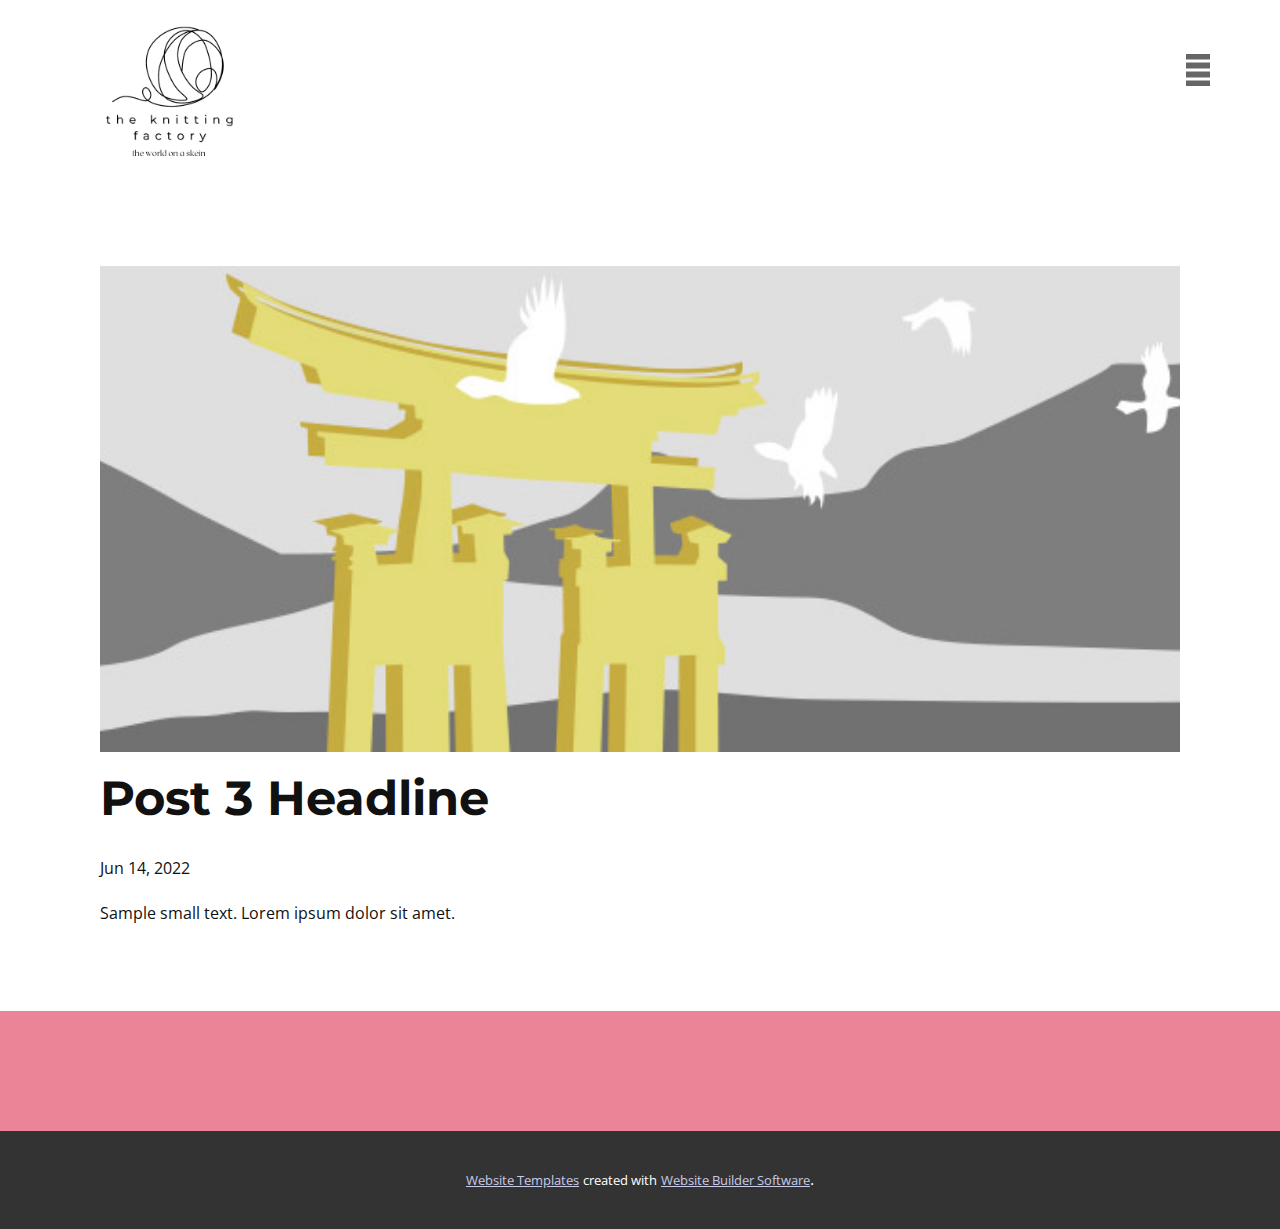
<file: blog/post-2.html>
<!doctype html>
<html style="font-size: 16px;"><head>
    <meta name="viewport" content="width=device-width, initial-scale=1.0">
    <meta charset="utf-8">
    <meta name="keywords" content="Post 1 Headline">
    <meta name="description" content="">
    <title>Post 3 Headline</title>
    <link rel="stylesheet" href="../nicepage.css" media="screen">
<link rel="stylesheet" href="../Post-Template.css" media="screen">
    <script class="u-script" type="text/javascript" src="../jquery.js" defer=""></script>
    <script class="u-script" type="text/javascript" src="../nicepage.js" defer=""></script>
    <meta name="generator" content="Nicepage 4.12.17, nicepage.com">
    <link id="u-theme-google-font" rel="stylesheet" href="https://fonts.googleapis.com/css?family=Raleway:100,100i,200,200i,300,300i,400,400i,500,500i,600,600i,700,700i,800,800i,900,900i|Open+Sans:300,300i,400,400i,500,500i,600,600i,700,700i,800,800i">
    <link id="u-page-google-font" rel="stylesheet" href="https://fonts.googleapis.com/css?family=Montserrat:100,100i,200,200i,300,300i,400,400i,500,500i,600,600i,700,700i,800,800i,900,900i">
    
    
    <script type="application/ld+json">{
		"@context": "http://schema.org",
		"@type": "Organization",
		"name": "",
		"logo": "images/theknittingfactory.png"
}</script>
    <meta name="theme-color" content="#666ca7">
  </head>
  <body class="u-body u-xl-mode"><header class="u-clearfix u-header u-header" id="sec-643f"><div class="u-clearfix u-sheet u-sheet-1">
        <a href="https://nicepage.com" class="u-image u-logo u-image-1" data-image-width="500" data-image-height="500">
          <img src="../images/theknittingfactory.png" class="u-logo-image u-logo-image-1">
        </a>
        <nav class="u-menu u-menu-dropdown u-offcanvas u-menu-1" data-responsive-from="XL">
          <div class="menu-collapse" style="font-size: 1rem; letter-spacing: 0px; font-weight: 700;">
            <a class="u-button-style u-custom-border u-custom-border-color u-custom-borders u-custom-left-right-menu-spacing u-custom-padding-bottom u-custom-text-active-color u-custom-text-color u-custom-top-bottom-menu-spacing u-grey-60 u-nav-link u-text-active-palette-1-base u-text-hover-palette-2-base" href="#" style="background-image: none;">
              <svg class="u-svg-link" viewBox="0 0 24 24"><use xmlns:xlink="http://www.w3.org/1999/xlink" xlink:href="#menu-hamburger"></use></svg>
              <svg class="u-svg-content" version="1.1" id="menu-hamburger" viewBox="0 0 16 16" x="0px" y="0px" xmlns:xlink="http://www.w3.org/1999/xlink" xmlns="http://www.w3.org/2000/svg"><g><rect y="1" width="16" height="2"></rect><rect y="7" width="16" height="2"></rect><rect y="13" width="16" height="2"></rect>
</g></svg>
            </a>
          </div>
          <div class="u-nav-container">
            <ul class="u-nav u-spacing-20 u-unstyled u-nav-1"><li class="u-nav-item"><a class="u-button-style u-nav-link u-text-active-palette-2-base u-text-grey-90 u-text-hover-palette-2-base" href="../Home.html" style="padding: 10px;">Home</a>
</li><li class="u-nav-item"><a class="u-button-style u-nav-link u-text-active-palette-2-base u-text-grey-90 u-text-hover-palette-2-base" href="../About.html" style="padding: 10px;">About</a>
</li><li class="u-nav-item"><a class="u-button-style u-nav-link u-text-active-palette-2-base u-text-grey-90 u-text-hover-palette-2-base" href="../Contact.html" style="padding: 10px;">Contact</a>
</li><li class="u-nav-item"><a class="u-button-style u-nav-link u-text-active-palette-2-base u-text-grey-90 u-text-hover-palette-2-base" href="../tutorials.html" style="padding: 10px;">tutorials</a>
</li></ul>
          </div>
          <div class="u-nav-container-collapse">
            <div class="u-black u-container-style u-inner-container-layout u-opacity u-opacity-95 u-sidenav">
              <div class="u-inner-container-layout u-sidenav-overflow">
                <div class="u-menu-close"></div>
                <ul class="u-align-center u-nav u-popupmenu-items u-unstyled u-nav-2"><li class="u-nav-item"><a class="u-button-style u-nav-link" href="../Home.html">Home</a>
</li><li class="u-nav-item"><a class="u-button-style u-nav-link" href="../About.html">About</a>
</li><li class="u-nav-item"><a class="u-button-style u-nav-link" href="../Contact.html">Contact</a>
</li><li class="u-nav-item"><a class="u-button-style u-nav-link" href="../tutorials.html">tutorials</a>
</li></ul>
              </div>
            </div>
            <div class="u-black u-menu-overlay u-opacity u-opacity-70"></div>
          </div>
        </nav>
      </div></header>
    <section class="u-align-center u-clearfix u-section-1" id="sec-68ea">
      <div class="u-clearfix u-sheet u-valign-middle-md u-valign-middle-sm u-valign-middle-xs u-sheet-1"><!--post_details--><!--post_details_options_json--><!--{"source":""}--><!--/post_details_options_json--><!--blog_post-->
        <div class="u-container-style u-expanded-width u-post-details u-post-details-1">
          <div class="u-container-layout u-valign-middle u-container-layout-1"><!--blog_post_image-->
            <img alt="" class="u-blog-control u-expanded-width u-image u-image-default u-image-1" src="[data-uri]"><!--/blog_post_image--><!--blog_post_header-->
            <h2 class="u-blog-control u-text u-text-1">Post 3 Headline</h2><!--/blog_post_header--><!--blog_post_metadata-->
            <div class="u-blog-control u-metadata u-metadata-1"><!--blog_post_metadata_date-->
              <span class="u-meta-date u-meta-icon">Jun 14, 2022</span><!--/blog_post_metadata_date--><!--blog_post_metadata_category-->
              <!--/blog_post_metadata_category--><!--blog_post_metadata_comments-->
              <!--/blog_post_metadata_comments-->
            </div><!--/blog_post_metadata--><!--blog_post_content-->
            <div class="u-align-justify u-blog-control u-post-content u-text u-text-2 fr-view">
  Sample small text. Lorem ipsum dolor sit amet.
  </div><!--/blog_post_content-->
          </div>
        </div><!--/blog_post--><!--/post_details-->
      </div>
    </section>
    
    
    <footer class="u-align-center u-clearfix u-footer u-palette-2-light-1 u-footer" id="sec-a5d5"><div class="u-align-left u-clearfix u-sheet u-sheet-1"></div></footer>
    <section class="u-backlink u-clearfix u-grey-80">
      <a class="u-link" href="https://nicepage.com/website-templates" target="_blank">
        <span>Website Templates</span>
      </a>
      <p class="u-text">
        <span>created with</span>
      </p>
      <a class="u-link" href="" target="_blank">
        <span>Website Builder Software</span>
      </a>. 
    </section>
  
</body></html>
</file>
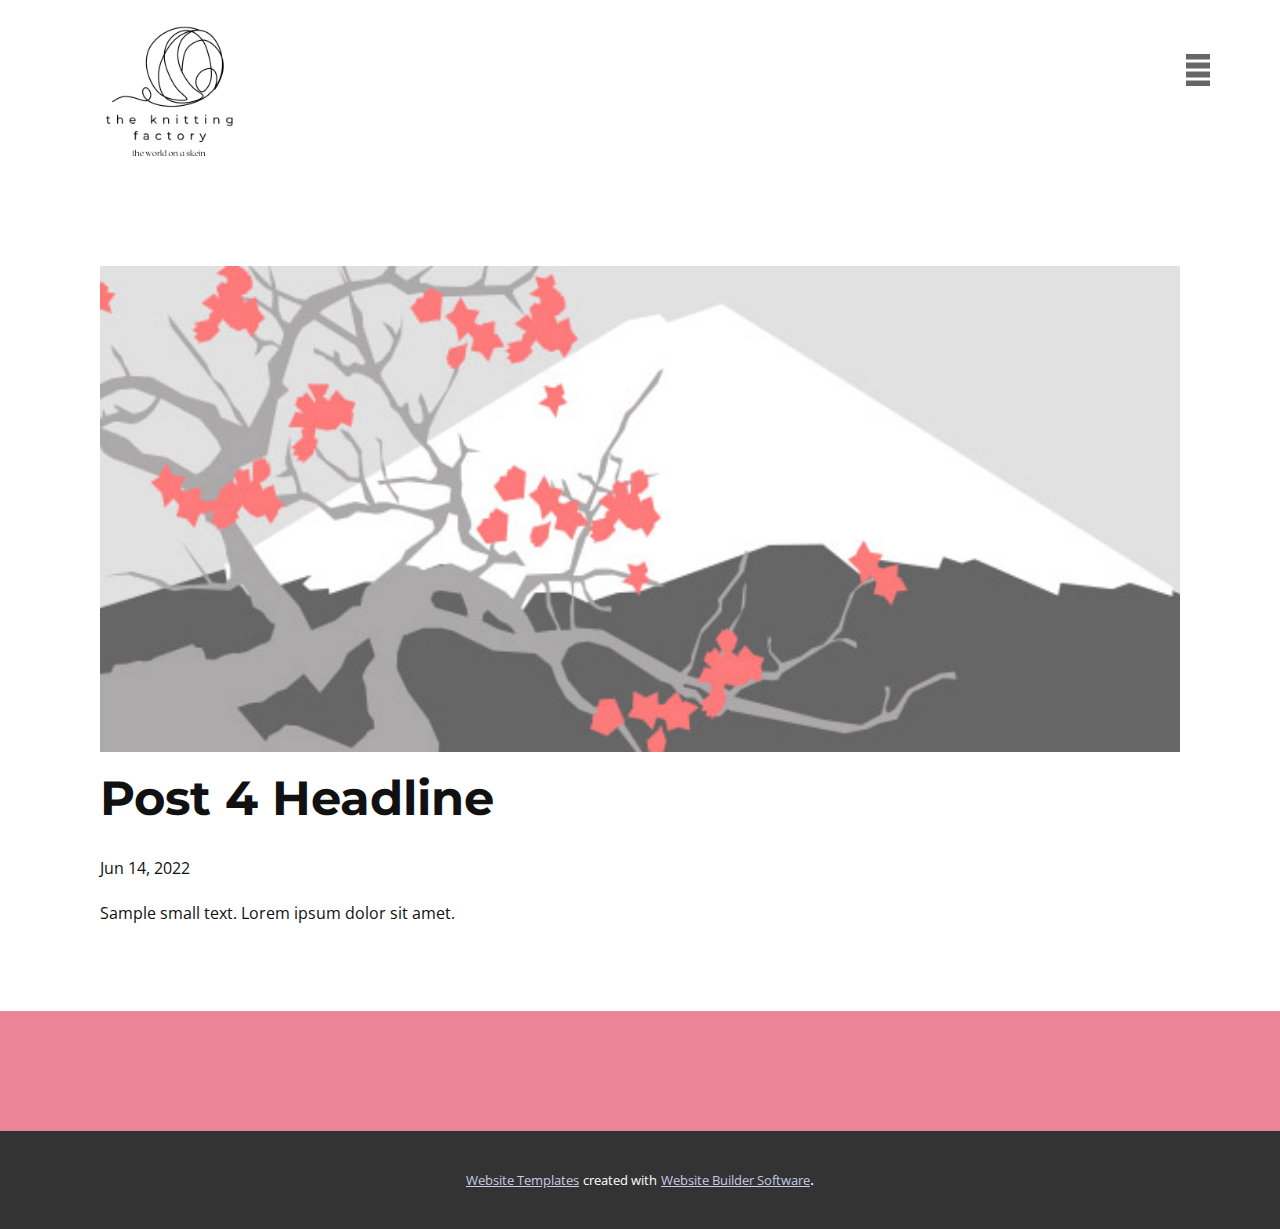
<file: blog/post-3.html>
<!doctype html>
<html style="font-size: 16px;"><head>
    <meta name="viewport" content="width=device-width, initial-scale=1.0">
    <meta charset="utf-8">
    <meta name="keywords" content="Post 1 Headline">
    <meta name="description" content="">
    <title>Post 4 Headline</title>
    <link rel="stylesheet" href="../nicepage.css" media="screen">
<link rel="stylesheet" href="../Post-Template.css" media="screen">
    <script class="u-script" type="text/javascript" src="../jquery.js" defer=""></script>
    <script class="u-script" type="text/javascript" src="../nicepage.js" defer=""></script>
    <meta name="generator" content="Nicepage 4.12.17, nicepage.com">
    <link id="u-theme-google-font" rel="stylesheet" href="https://fonts.googleapis.com/css?family=Raleway:100,100i,200,200i,300,300i,400,400i,500,500i,600,600i,700,700i,800,800i,900,900i|Open+Sans:300,300i,400,400i,500,500i,600,600i,700,700i,800,800i">
    <link id="u-page-google-font" rel="stylesheet" href="https://fonts.googleapis.com/css?family=Montserrat:100,100i,200,200i,300,300i,400,400i,500,500i,600,600i,700,700i,800,800i,900,900i">
    
    
    <script type="application/ld+json">{
		"@context": "http://schema.org",
		"@type": "Organization",
		"name": "",
		"logo": "images/theknittingfactory.png"
}</script>
    <meta name="theme-color" content="#666ca7">
  </head>
  <body class="u-body u-xl-mode"><header class="u-clearfix u-header u-header" id="sec-643f"><div class="u-clearfix u-sheet u-sheet-1">
        <a href="https://nicepage.com" class="u-image u-logo u-image-1" data-image-width="500" data-image-height="500">
          <img src="../images/theknittingfactory.png" class="u-logo-image u-logo-image-1">
        </a>
        <nav class="u-menu u-menu-dropdown u-offcanvas u-menu-1" data-responsive-from="XL">
          <div class="menu-collapse" style="font-size: 1rem; letter-spacing: 0px; font-weight: 700;">
            <a class="u-button-style u-custom-border u-custom-border-color u-custom-borders u-custom-left-right-menu-spacing u-custom-padding-bottom u-custom-text-active-color u-custom-text-color u-custom-top-bottom-menu-spacing u-grey-60 u-nav-link u-text-active-palette-1-base u-text-hover-palette-2-base" href="#" style="background-image: none;">
              <svg class="u-svg-link" viewBox="0 0 24 24"><use xmlns:xlink="http://www.w3.org/1999/xlink" xlink:href="#menu-hamburger"></use></svg>
              <svg class="u-svg-content" version="1.1" id="menu-hamburger" viewBox="0 0 16 16" x="0px" y="0px" xmlns:xlink="http://www.w3.org/1999/xlink" xmlns="http://www.w3.org/2000/svg"><g><rect y="1" width="16" height="2"></rect><rect y="7" width="16" height="2"></rect><rect y="13" width="16" height="2"></rect>
</g></svg>
            </a>
          </div>
          <div class="u-nav-container">
            <ul class="u-nav u-spacing-20 u-unstyled u-nav-1"><li class="u-nav-item"><a class="u-button-style u-nav-link u-text-active-palette-2-base u-text-grey-90 u-text-hover-palette-2-base" href="../Home.html" style="padding: 10px;">Home</a>
</li><li class="u-nav-item"><a class="u-button-style u-nav-link u-text-active-palette-2-base u-text-grey-90 u-text-hover-palette-2-base" href="../About.html" style="padding: 10px;">About</a>
</li><li class="u-nav-item"><a class="u-button-style u-nav-link u-text-active-palette-2-base u-text-grey-90 u-text-hover-palette-2-base" href="../Contact.html" style="padding: 10px;">Contact</a>
</li><li class="u-nav-item"><a class="u-button-style u-nav-link u-text-active-palette-2-base u-text-grey-90 u-text-hover-palette-2-base" href="../tutorials.html" style="padding: 10px;">tutorials</a>
</li></ul>
          </div>
          <div class="u-nav-container-collapse">
            <div class="u-black u-container-style u-inner-container-layout u-opacity u-opacity-95 u-sidenav">
              <div class="u-inner-container-layout u-sidenav-overflow">
                <div class="u-menu-close"></div>
                <ul class="u-align-center u-nav u-popupmenu-items u-unstyled u-nav-2"><li class="u-nav-item"><a class="u-button-style u-nav-link" href="../Home.html">Home</a>
</li><li class="u-nav-item"><a class="u-button-style u-nav-link" href="../About.html">About</a>
</li><li class="u-nav-item"><a class="u-button-style u-nav-link" href="../Contact.html">Contact</a>
</li><li class="u-nav-item"><a class="u-button-style u-nav-link" href="../tutorials.html">tutorials</a>
</li></ul>
              </div>
            </div>
            <div class="u-black u-menu-overlay u-opacity u-opacity-70"></div>
          </div>
        </nav>
      </div></header>
    <section class="u-align-center u-clearfix u-section-1" id="sec-68ea">
      <div class="u-clearfix u-sheet u-valign-middle-md u-valign-middle-sm u-valign-middle-xs u-sheet-1"><!--post_details--><!--post_details_options_json--><!--{"source":""}--><!--/post_details_options_json--><!--blog_post-->
        <div class="u-container-style u-expanded-width u-post-details u-post-details-1">
          <div class="u-container-layout u-valign-middle u-container-layout-1"><!--blog_post_image-->
            <img alt="" class="u-blog-control u-expanded-width u-image u-image-default u-image-1" src="[data-uri]"><!--/blog_post_image--><!--blog_post_header-->
            <h2 class="u-blog-control u-text u-text-1">Post 4 Headline</h2><!--/blog_post_header--><!--blog_post_metadata-->
            <div class="u-blog-control u-metadata u-metadata-1"><!--blog_post_metadata_date-->
              <span class="u-meta-date u-meta-icon">Jun 14, 2022</span><!--/blog_post_metadata_date--><!--blog_post_metadata_category-->
              <!--/blog_post_metadata_category--><!--blog_post_metadata_comments-->
              <!--/blog_post_metadata_comments-->
            </div><!--/blog_post_metadata--><!--blog_post_content-->
            <div class="u-align-justify u-blog-control u-post-content u-text u-text-2 fr-view">
  Sample small text. Lorem ipsum dolor sit amet.
  </div><!--/blog_post_content-->
          </div>
        </div><!--/blog_post--><!--/post_details-->
      </div>
    </section>
    
    
    <footer class="u-align-center u-clearfix u-footer u-palette-2-light-1 u-footer" id="sec-a5d5"><div class="u-align-left u-clearfix u-sheet u-sheet-1"></div></footer>
    <section class="u-backlink u-clearfix u-grey-80">
      <a class="u-link" href="https://nicepage.com/website-templates" target="_blank">
        <span>Website Templates</span>
      </a>
      <p class="u-text">
        <span>created with</span>
      </p>
      <a class="u-link" href="" target="_blank">
        <span>Website Builder Software</span>
      </a>. 
    </section>
  
</body></html>
</file>
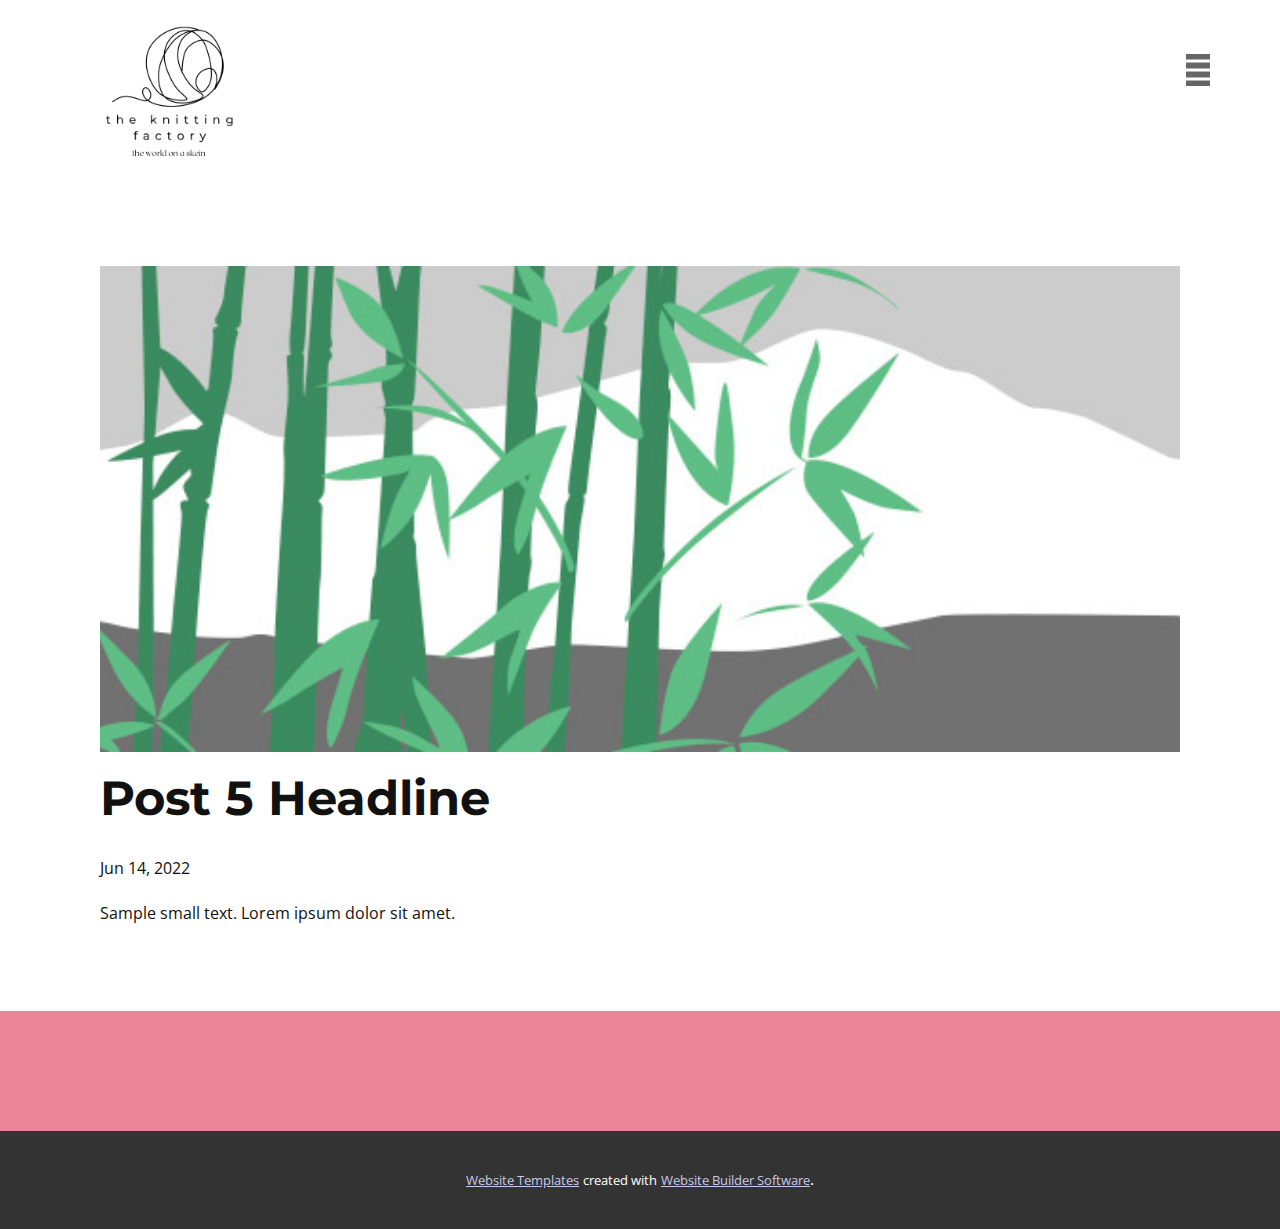
<file: blog/post-4.html>
<!doctype html>
<html style="font-size: 16px;"><head>
    <meta name="viewport" content="width=device-width, initial-scale=1.0">
    <meta charset="utf-8">
    <meta name="keywords" content="Post 1 Headline">
    <meta name="description" content="">
    <title>Post 5 Headline</title>
    <link rel="stylesheet" href="../nicepage.css" media="screen">
<link rel="stylesheet" href="../Post-Template.css" media="screen">
    <script class="u-script" type="text/javascript" src="../jquery.js" defer=""></script>
    <script class="u-script" type="text/javascript" src="../nicepage.js" defer=""></script>
    <meta name="generator" content="Nicepage 4.12.17, nicepage.com">
    <link id="u-theme-google-font" rel="stylesheet" href="https://fonts.googleapis.com/css?family=Raleway:100,100i,200,200i,300,300i,400,400i,500,500i,600,600i,700,700i,800,800i,900,900i|Open+Sans:300,300i,400,400i,500,500i,600,600i,700,700i,800,800i">
    <link id="u-page-google-font" rel="stylesheet" href="https://fonts.googleapis.com/css?family=Montserrat:100,100i,200,200i,300,300i,400,400i,500,500i,600,600i,700,700i,800,800i,900,900i">
    
    
    <script type="application/ld+json">{
		"@context": "http://schema.org",
		"@type": "Organization",
		"name": "",
		"logo": "images/theknittingfactory.png"
}</script>
    <meta name="theme-color" content="#666ca7">
  </head>
  <body class="u-body u-xl-mode"><header class="u-clearfix u-header u-header" id="sec-643f"><div class="u-clearfix u-sheet u-sheet-1">
        <a href="https://nicepage.com" class="u-image u-logo u-image-1" data-image-width="500" data-image-height="500">
          <img src="../images/theknittingfactory.png" class="u-logo-image u-logo-image-1">
        </a>
        <nav class="u-menu u-menu-dropdown u-offcanvas u-menu-1" data-responsive-from="XL">
          <div class="menu-collapse" style="font-size: 1rem; letter-spacing: 0px; font-weight: 700;">
            <a class="u-button-style u-custom-border u-custom-border-color u-custom-borders u-custom-left-right-menu-spacing u-custom-padding-bottom u-custom-text-active-color u-custom-text-color u-custom-top-bottom-menu-spacing u-grey-60 u-nav-link u-text-active-palette-1-base u-text-hover-palette-2-base" href="#" style="background-image: none;">
              <svg class="u-svg-link" viewBox="0 0 24 24"><use xmlns:xlink="http://www.w3.org/1999/xlink" xlink:href="#menu-hamburger"></use></svg>
              <svg class="u-svg-content" version="1.1" id="menu-hamburger" viewBox="0 0 16 16" x="0px" y="0px" xmlns:xlink="http://www.w3.org/1999/xlink" xmlns="http://www.w3.org/2000/svg"><g><rect y="1" width="16" height="2"></rect><rect y="7" width="16" height="2"></rect><rect y="13" width="16" height="2"></rect>
</g></svg>
            </a>
          </div>
          <div class="u-nav-container">
            <ul class="u-nav u-spacing-20 u-unstyled u-nav-1"><li class="u-nav-item"><a class="u-button-style u-nav-link u-text-active-palette-2-base u-text-grey-90 u-text-hover-palette-2-base" href="../Home.html" style="padding: 10px;">Home</a>
</li><li class="u-nav-item"><a class="u-button-style u-nav-link u-text-active-palette-2-base u-text-grey-90 u-text-hover-palette-2-base" href="../About.html" style="padding: 10px;">About</a>
</li><li class="u-nav-item"><a class="u-button-style u-nav-link u-text-active-palette-2-base u-text-grey-90 u-text-hover-palette-2-base" href="../Contact.html" style="padding: 10px;">Contact</a>
</li><li class="u-nav-item"><a class="u-button-style u-nav-link u-text-active-palette-2-base u-text-grey-90 u-text-hover-palette-2-base" href="../tutorials.html" style="padding: 10px;">tutorials</a>
</li></ul>
          </div>
          <div class="u-nav-container-collapse">
            <div class="u-black u-container-style u-inner-container-layout u-opacity u-opacity-95 u-sidenav">
              <div class="u-inner-container-layout u-sidenav-overflow">
                <div class="u-menu-close"></div>
                <ul class="u-align-center u-nav u-popupmenu-items u-unstyled u-nav-2"><li class="u-nav-item"><a class="u-button-style u-nav-link" href="../Home.html">Home</a>
</li><li class="u-nav-item"><a class="u-button-style u-nav-link" href="../About.html">About</a>
</li><li class="u-nav-item"><a class="u-button-style u-nav-link" href="../Contact.html">Contact</a>
</li><li class="u-nav-item"><a class="u-button-style u-nav-link" href="../tutorials.html">tutorials</a>
</li></ul>
              </div>
            </div>
            <div class="u-black u-menu-overlay u-opacity u-opacity-70"></div>
          </div>
        </nav>
      </div></header>
    <section class="u-align-center u-clearfix u-section-1" id="sec-68ea">
      <div class="u-clearfix u-sheet u-valign-middle-md u-valign-middle-sm u-valign-middle-xs u-sheet-1"><!--post_details--><!--post_details_options_json--><!--{"source":""}--><!--/post_details_options_json--><!--blog_post-->
        <div class="u-container-style u-expanded-width u-post-details u-post-details-1">
          <div class="u-container-layout u-valign-middle u-container-layout-1"><!--blog_post_image-->
            <img alt="" class="u-blog-control u-expanded-width u-image u-image-default u-image-1" src="[data-uri]"><!--/blog_post_image--><!--blog_post_header-->
            <h2 class="u-blog-control u-text u-text-1">Post 5 Headline</h2><!--/blog_post_header--><!--blog_post_metadata-->
            <div class="u-blog-control u-metadata u-metadata-1"><!--blog_post_metadata_date-->
              <span class="u-meta-date u-meta-icon">Jun 14, 2022</span><!--/blog_post_metadata_date--><!--blog_post_metadata_category-->
              <!--/blog_post_metadata_category--><!--blog_post_metadata_comments-->
              <!--/blog_post_metadata_comments-->
            </div><!--/blog_post_metadata--><!--blog_post_content-->
            <div class="u-align-justify u-blog-control u-post-content u-text u-text-2 fr-view">
  Sample small text. Lorem ipsum dolor sit amet.
  </div><!--/blog_post_content-->
          </div>
        </div><!--/blog_post--><!--/post_details-->
      </div>
    </section>
    
    
    <footer class="u-align-center u-clearfix u-footer u-palette-2-light-1 u-footer" id="sec-a5d5"><div class="u-align-left u-clearfix u-sheet u-sheet-1"></div></footer>
    <section class="u-backlink u-clearfix u-grey-80">
      <a class="u-link" href="https://nicepage.com/website-templates" target="_blank">
        <span>Website Templates</span>
      </a>
      <p class="u-text">
        <span>created with</span>
      </p>
      <a class="u-link" href="" target="_blank">
        <span>Website Builder Software</span>
      </a>. 
    </section>
  
</body></html>
</file>
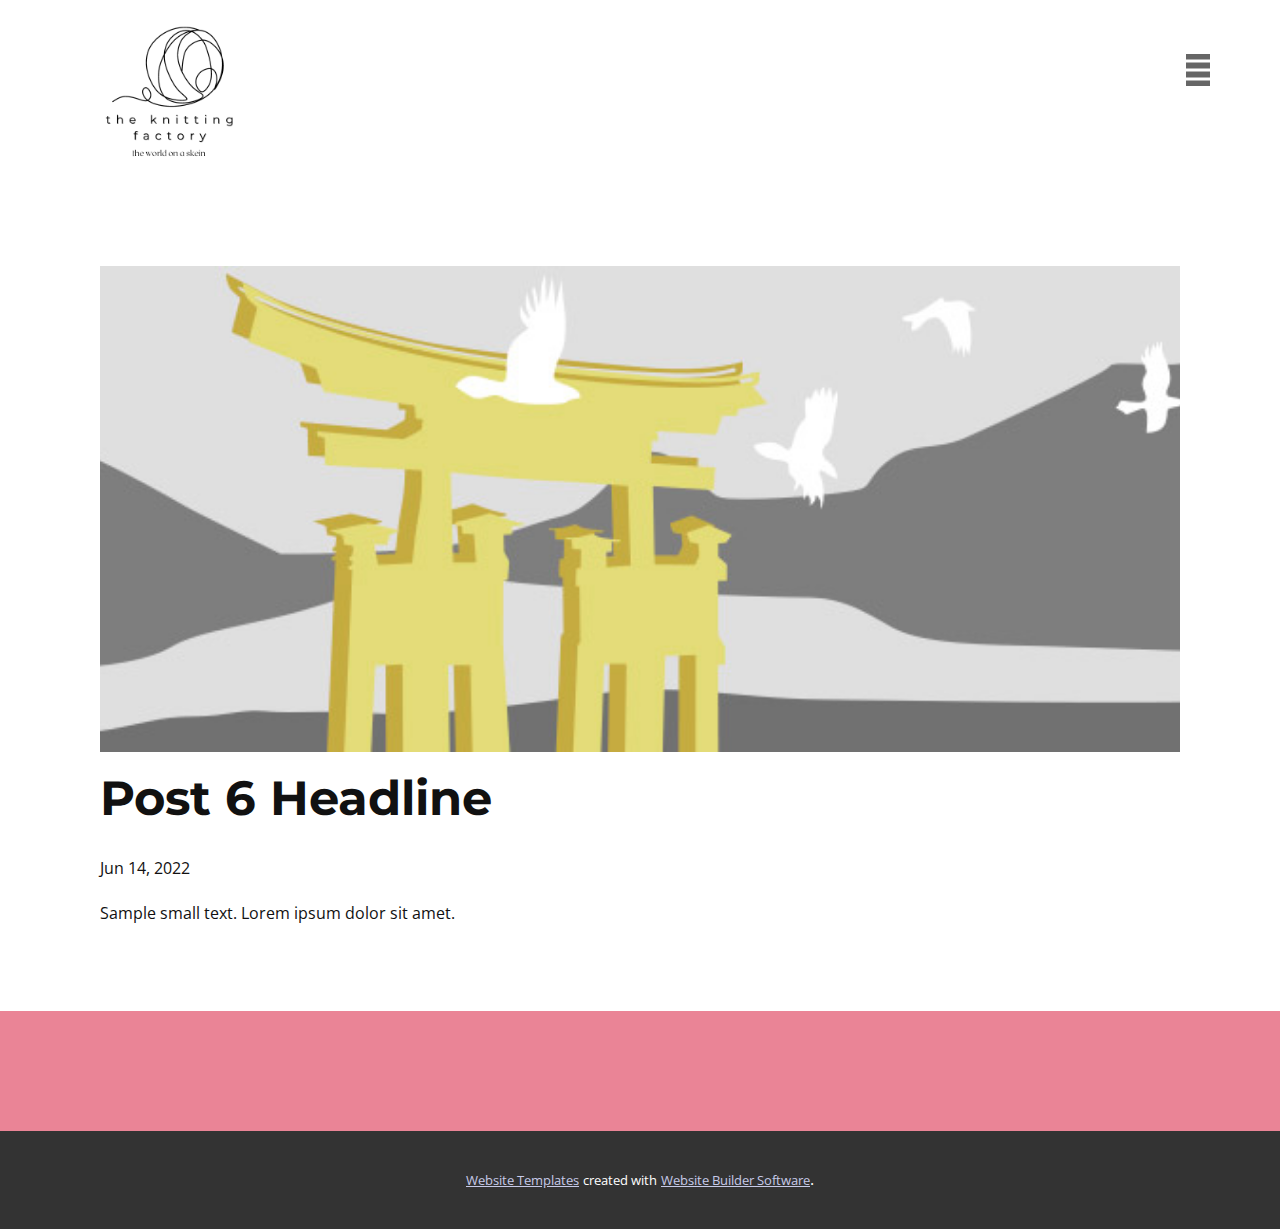
<file: blog/post-5.html>
<!doctype html>
<html style="font-size: 16px;"><head>
    <meta name="viewport" content="width=device-width, initial-scale=1.0">
    <meta charset="utf-8">
    <meta name="keywords" content="Post 1 Headline">
    <meta name="description" content="">
    <title>Post 6 Headline</title>
    <link rel="stylesheet" href="../nicepage.css" media="screen">
<link rel="stylesheet" href="../Post-Template.css" media="screen">
    <script class="u-script" type="text/javascript" src="../jquery.js" defer=""></script>
    <script class="u-script" type="text/javascript" src="../nicepage.js" defer=""></script>
    <meta name="generator" content="Nicepage 4.12.17, nicepage.com">
    <link id="u-theme-google-font" rel="stylesheet" href="https://fonts.googleapis.com/css?family=Raleway:100,100i,200,200i,300,300i,400,400i,500,500i,600,600i,700,700i,800,800i,900,900i|Open+Sans:300,300i,400,400i,500,500i,600,600i,700,700i,800,800i">
    <link id="u-page-google-font" rel="stylesheet" href="https://fonts.googleapis.com/css?family=Montserrat:100,100i,200,200i,300,300i,400,400i,500,500i,600,600i,700,700i,800,800i,900,900i">
    
    
    <script type="application/ld+json">{
		"@context": "http://schema.org",
		"@type": "Organization",
		"name": "",
		"logo": "images/theknittingfactory.png"
}</script>
    <meta name="theme-color" content="#666ca7">
  </head>
  <body class="u-body u-xl-mode"><header class="u-clearfix u-header u-header" id="sec-643f"><div class="u-clearfix u-sheet u-sheet-1">
        <a href="https://nicepage.com" class="u-image u-logo u-image-1" data-image-width="500" data-image-height="500">
          <img src="../images/theknittingfactory.png" class="u-logo-image u-logo-image-1">
        </a>
        <nav class="u-menu u-menu-dropdown u-offcanvas u-menu-1" data-responsive-from="XL">
          <div class="menu-collapse" style="font-size: 1rem; letter-spacing: 0px; font-weight: 700;">
            <a class="u-button-style u-custom-border u-custom-border-color u-custom-borders u-custom-left-right-menu-spacing u-custom-padding-bottom u-custom-text-active-color u-custom-text-color u-custom-top-bottom-menu-spacing u-grey-60 u-nav-link u-text-active-palette-1-base u-text-hover-palette-2-base" href="#" style="background-image: none;">
              <svg class="u-svg-link" viewBox="0 0 24 24"><use xmlns:xlink="http://www.w3.org/1999/xlink" xlink:href="#menu-hamburger"></use></svg>
              <svg class="u-svg-content" version="1.1" id="menu-hamburger" viewBox="0 0 16 16" x="0px" y="0px" xmlns:xlink="http://www.w3.org/1999/xlink" xmlns="http://www.w3.org/2000/svg"><g><rect y="1" width="16" height="2"></rect><rect y="7" width="16" height="2"></rect><rect y="13" width="16" height="2"></rect>
</g></svg>
            </a>
          </div>
          <div class="u-nav-container">
            <ul class="u-nav u-spacing-20 u-unstyled u-nav-1"><li class="u-nav-item"><a class="u-button-style u-nav-link u-text-active-palette-2-base u-text-grey-90 u-text-hover-palette-2-base" href="../Home.html" style="padding: 10px;">Home</a>
</li><li class="u-nav-item"><a class="u-button-style u-nav-link u-text-active-palette-2-base u-text-grey-90 u-text-hover-palette-2-base" href="../About.html" style="padding: 10px;">About</a>
</li><li class="u-nav-item"><a class="u-button-style u-nav-link u-text-active-palette-2-base u-text-grey-90 u-text-hover-palette-2-base" href="../Contact.html" style="padding: 10px;">Contact</a>
</li><li class="u-nav-item"><a class="u-button-style u-nav-link u-text-active-palette-2-base u-text-grey-90 u-text-hover-palette-2-base" href="../tutorials.html" style="padding: 10px;">tutorials</a>
</li></ul>
          </div>
          <div class="u-nav-container-collapse">
            <div class="u-black u-container-style u-inner-container-layout u-opacity u-opacity-95 u-sidenav">
              <div class="u-inner-container-layout u-sidenav-overflow">
                <div class="u-menu-close"></div>
                <ul class="u-align-center u-nav u-popupmenu-items u-unstyled u-nav-2"><li class="u-nav-item"><a class="u-button-style u-nav-link" href="../Home.html">Home</a>
</li><li class="u-nav-item"><a class="u-button-style u-nav-link" href="../About.html">About</a>
</li><li class="u-nav-item"><a class="u-button-style u-nav-link" href="../Contact.html">Contact</a>
</li><li class="u-nav-item"><a class="u-button-style u-nav-link" href="../tutorials.html">tutorials</a>
</li></ul>
              </div>
            </div>
            <div class="u-black u-menu-overlay u-opacity u-opacity-70"></div>
          </div>
        </nav>
      </div></header>
    <section class="u-align-center u-clearfix u-section-1" id="sec-68ea">
      <div class="u-clearfix u-sheet u-valign-middle-md u-valign-middle-sm u-valign-middle-xs u-sheet-1"><!--post_details--><!--post_details_options_json--><!--{"source":""}--><!--/post_details_options_json--><!--blog_post-->
        <div class="u-container-style u-expanded-width u-post-details u-post-details-1">
          <div class="u-container-layout u-valign-middle u-container-layout-1"><!--blog_post_image-->
            <img alt="" class="u-blog-control u-expanded-width u-image u-image-default u-image-1" src="[data-uri]"><!--/blog_post_image--><!--blog_post_header-->
            <h2 class="u-blog-control u-text u-text-1">Post 6 Headline</h2><!--/blog_post_header--><!--blog_post_metadata-->
            <div class="u-blog-control u-metadata u-metadata-1"><!--blog_post_metadata_date-->
              <span class="u-meta-date u-meta-icon">Jun 14, 2022</span><!--/blog_post_metadata_date--><!--blog_post_metadata_category-->
              <!--/blog_post_metadata_category--><!--blog_post_metadata_comments-->
              <!--/blog_post_metadata_comments-->
            </div><!--/blog_post_metadata--><!--blog_post_content-->
            <div class="u-align-justify u-blog-control u-post-content u-text u-text-2 fr-view">
  Sample small text. Lorem ipsum dolor sit amet.
  </div><!--/blog_post_content-->
          </div>
        </div><!--/blog_post--><!--/post_details-->
      </div>
    </section>
    
    
    <footer class="u-align-center u-clearfix u-footer u-palette-2-light-1 u-footer" id="sec-a5d5"><div class="u-align-left u-clearfix u-sheet u-sheet-1"></div></footer>
    <section class="u-backlink u-clearfix u-grey-80">
      <a class="u-link" href="https://nicepage.com/website-templates" target="_blank">
        <span>Website Templates</span>
      </a>
      <p class="u-text">
        <span>created with</span>
      </p>
      <a class="u-link" href="" target="_blank">
        <span>Website Builder Software</span>
      </a>. 
    </section>
  
</body></html>
</file>
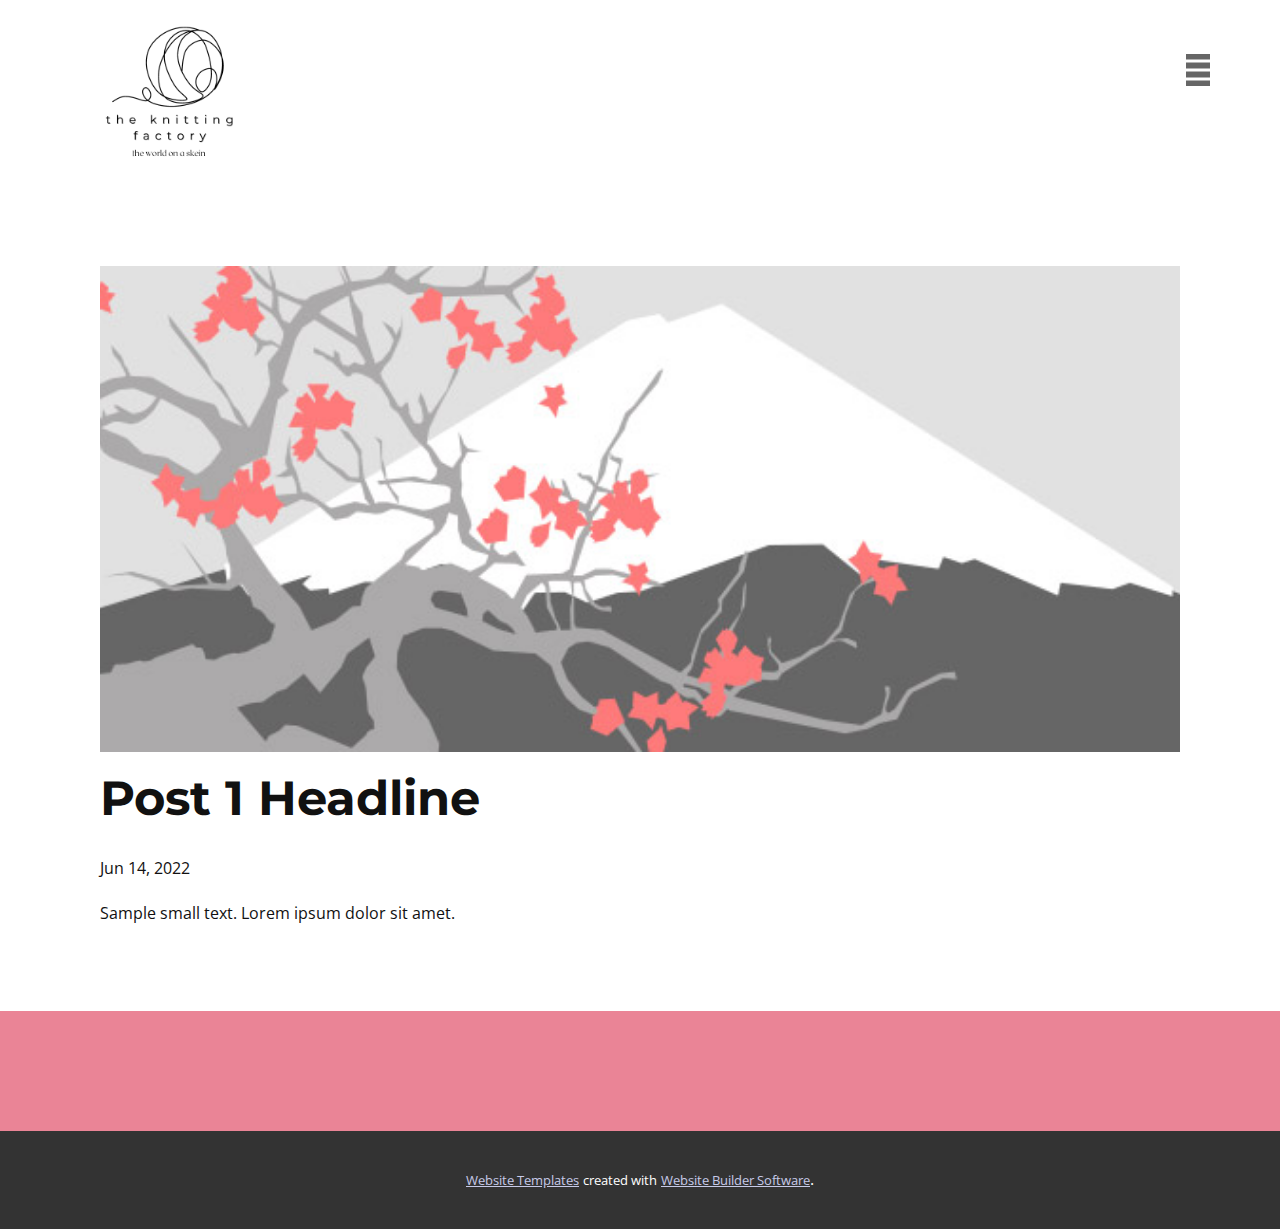
<file: blog/post.html>
<!doctype html>
<html style="font-size: 16px;"><head>
    <meta name="viewport" content="width=device-width, initial-scale=1.0">
    <meta charset="utf-8">
    <meta name="keywords" content="Post 1 Headline">
    <meta name="description" content="">
    <title>Post 1 Headline</title>
    <link rel="stylesheet" href="../nicepage.css" media="screen">
<link rel="stylesheet" href="../Post-Template.css" media="screen">
    <script class="u-script" type="text/javascript" src="../jquery.js" defer=""></script>
    <script class="u-script" type="text/javascript" src="../nicepage.js" defer=""></script>
    <meta name="generator" content="Nicepage 4.12.17, nicepage.com">
    <link id="u-theme-google-font" rel="stylesheet" href="https://fonts.googleapis.com/css?family=Raleway:100,100i,200,200i,300,300i,400,400i,500,500i,600,600i,700,700i,800,800i,900,900i|Open+Sans:300,300i,400,400i,500,500i,600,600i,700,700i,800,800i">
    <link id="u-page-google-font" rel="stylesheet" href="https://fonts.googleapis.com/css?family=Montserrat:100,100i,200,200i,300,300i,400,400i,500,500i,600,600i,700,700i,800,800i,900,900i">
    
    
    <script type="application/ld+json">{
		"@context": "http://schema.org",
		"@type": "Organization",
		"name": "",
		"logo": "images/theknittingfactory.png"
}</script>
    <meta name="theme-color" content="#666ca7">
  </head>
  <body class="u-body u-xl-mode"><header class="u-clearfix u-header u-header" id="sec-643f"><div class="u-clearfix u-sheet u-sheet-1">
        <a href="https://nicepage.com" class="u-image u-logo u-image-1" data-image-width="500" data-image-height="500">
          <img src="../images/theknittingfactory.png" class="u-logo-image u-logo-image-1">
        </a>
        <nav class="u-menu u-menu-dropdown u-offcanvas u-menu-1" data-responsive-from="XL">
          <div class="menu-collapse" style="font-size: 1rem; letter-spacing: 0px; font-weight: 700;">
            <a class="u-button-style u-custom-border u-custom-border-color u-custom-borders u-custom-left-right-menu-spacing u-custom-padding-bottom u-custom-text-active-color u-custom-text-color u-custom-top-bottom-menu-spacing u-grey-60 u-nav-link u-text-active-palette-1-base u-text-hover-palette-2-base" href="#" style="background-image: none;">
              <svg class="u-svg-link" viewBox="0 0 24 24"><use xmlns:xlink="http://www.w3.org/1999/xlink" xlink:href="#menu-hamburger"></use></svg>
              <svg class="u-svg-content" version="1.1" id="menu-hamburger" viewBox="0 0 16 16" x="0px" y="0px" xmlns:xlink="http://www.w3.org/1999/xlink" xmlns="http://www.w3.org/2000/svg"><g><rect y="1" width="16" height="2"></rect><rect y="7" width="16" height="2"></rect><rect y="13" width="16" height="2"></rect>
</g></svg>
            </a>
          </div>
          <div class="u-nav-container">
            <ul class="u-nav u-spacing-20 u-unstyled u-nav-1"><li class="u-nav-item"><a class="u-button-style u-nav-link u-text-active-palette-2-base u-text-grey-90 u-text-hover-palette-2-base" href="../Home.html" style="padding: 10px;">Home</a>
</li><li class="u-nav-item"><a class="u-button-style u-nav-link u-text-active-palette-2-base u-text-grey-90 u-text-hover-palette-2-base" href="../About.html" style="padding: 10px;">About</a>
</li><li class="u-nav-item"><a class="u-button-style u-nav-link u-text-active-palette-2-base u-text-grey-90 u-text-hover-palette-2-base" href="../Contact.html" style="padding: 10px;">Contact</a>
</li><li class="u-nav-item"><a class="u-button-style u-nav-link u-text-active-palette-2-base u-text-grey-90 u-text-hover-palette-2-base" href="../tutorials.html" style="padding: 10px;">tutorials</a>
</li></ul>
          </div>
          <div class="u-nav-container-collapse">
            <div class="u-black u-container-style u-inner-container-layout u-opacity u-opacity-95 u-sidenav">
              <div class="u-inner-container-layout u-sidenav-overflow">
                <div class="u-menu-close"></div>
                <ul class="u-align-center u-nav u-popupmenu-items u-unstyled u-nav-2"><li class="u-nav-item"><a class="u-button-style u-nav-link" href="../Home.html">Home</a>
</li><li class="u-nav-item"><a class="u-button-style u-nav-link" href="../About.html">About</a>
</li><li class="u-nav-item"><a class="u-button-style u-nav-link" href="../Contact.html">Contact</a>
</li><li class="u-nav-item"><a class="u-button-style u-nav-link" href="../tutorials.html">tutorials</a>
</li></ul>
              </div>
            </div>
            <div class="u-black u-menu-overlay u-opacity u-opacity-70"></div>
          </div>
        </nav>
      </div></header>
    <section class="u-align-center u-clearfix u-section-1" id="sec-68ea">
      <div class="u-clearfix u-sheet u-valign-middle-md u-valign-middle-sm u-valign-middle-xs u-sheet-1"><!--post_details--><!--post_details_options_json--><!--{"source":""}--><!--/post_details_options_json--><!--blog_post-->
        <div class="u-container-style u-expanded-width u-post-details u-post-details-1">
          <div class="u-container-layout u-valign-middle u-container-layout-1"><!--blog_post_image-->
            <img alt="" class="u-blog-control u-expanded-width u-image u-image-default u-image-1" src="[data-uri]"><!--/blog_post_image--><!--blog_post_header-->
            <h2 class="u-blog-control u-text u-text-1">Post 1 Headline</h2><!--/blog_post_header--><!--blog_post_metadata-->
            <div class="u-blog-control u-metadata u-metadata-1"><!--blog_post_metadata_date-->
              <span class="u-meta-date u-meta-icon">Jun 14, 2022</span><!--/blog_post_metadata_date--><!--blog_post_metadata_category-->
              <!--/blog_post_metadata_category--><!--blog_post_metadata_comments-->
              <!--/blog_post_metadata_comments-->
            </div><!--/blog_post_metadata--><!--blog_post_content-->
            <div class="u-align-justify u-blog-control u-post-content u-text u-text-2 fr-view">
  Sample small text. Lorem ipsum dolor sit amet.
  </div><!--/blog_post_content-->
          </div>
        </div><!--/blog_post--><!--/post_details-->
      </div>
    </section>
    
    
    <footer class="u-align-center u-clearfix u-footer u-palette-2-light-1 u-footer" id="sec-a5d5"><div class="u-align-left u-clearfix u-sheet u-sheet-1"></div></footer>
    <section class="u-backlink u-clearfix u-grey-80">
      <a class="u-link" href="https://nicepage.com/website-templates" target="_blank">
        <span>Website Templates</span>
      </a>
      <p class="u-text">
        <span>created with</span>
      </p>
      <a class="u-link" href="" target="_blank">
        <span>Website Builder Software</span>
      </a>. 
    </section>
  
</body></html>
</file>
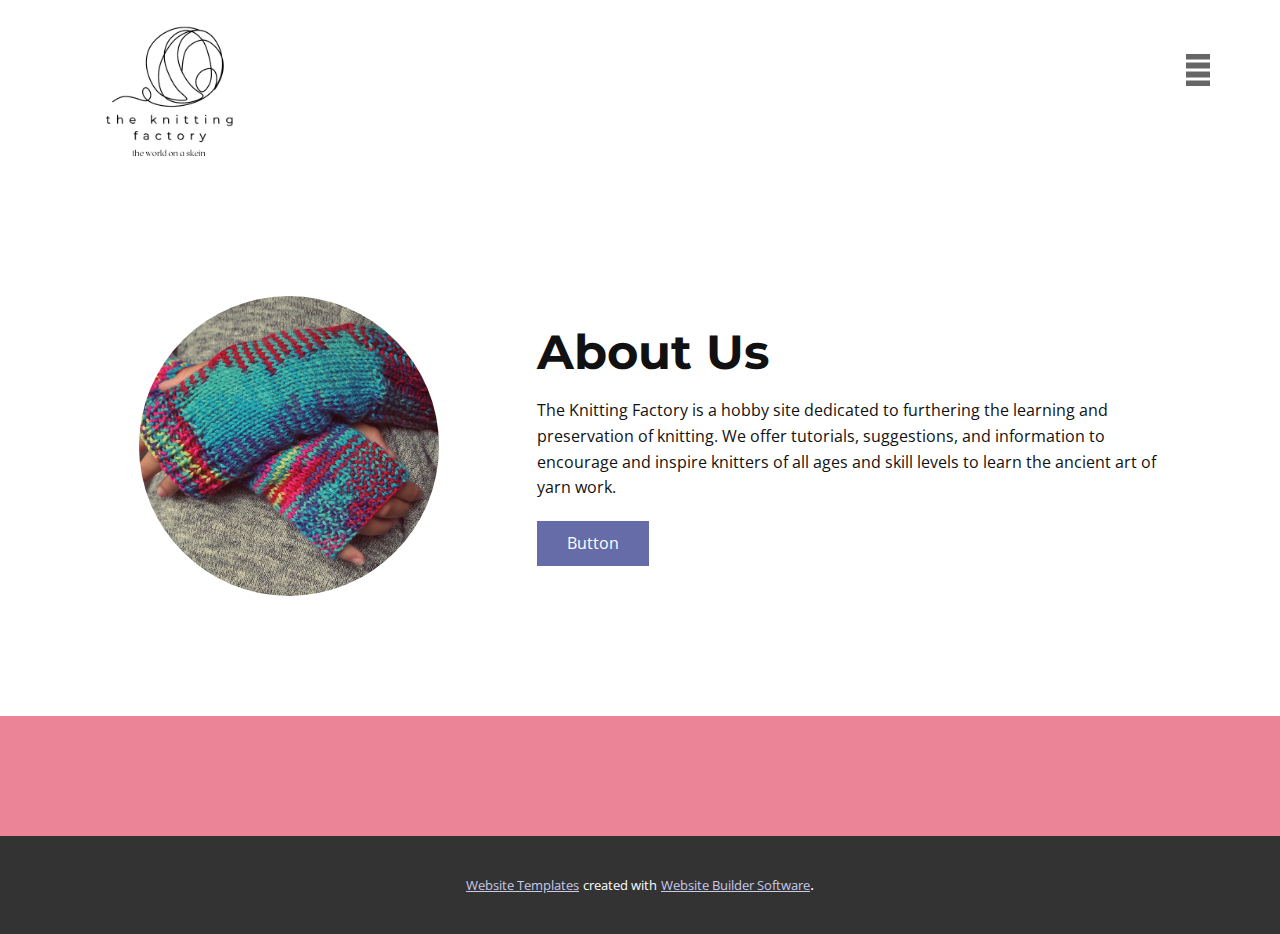
<file: unit21/About.html>
<!DOCTYPE html>
<html style="font-size: 16px;">
  <head>
    <meta name="viewport" content="width=device-width, initial-scale=1.0">
    <meta charset="utf-8">
    <meta name="keywords" content="About Us">
    <meta name="description" content="">
    <title>About</title>
    <link rel="stylesheet" href="nicepage.css" media="screen">
<link rel="stylesheet" href="About.css" media="screen">
    <script class="u-script" type="text/javascript" src="jquery.js" defer=""></script>
    <script class="u-script" type="text/javascript" src="nicepage.js" defer=""></script>
    <meta name="generator" content="Nicepage 4.12.17, nicepage.com">
    <link id="u-theme-google-font" rel="stylesheet" href="https://fonts.googleapis.com/css?family=Raleway:100,100i,200,200i,300,300i,400,400i,500,500i,600,600i,700,700i,800,800i,900,900i|Open+Sans:300,300i,400,400i,500,500i,600,600i,700,700i,800,800i">
    <link id="u-page-google-font" rel="stylesheet" href="https://fonts.googleapis.com/css?family=Montserrat:100,100i,200,200i,300,300i,400,400i,500,500i,600,600i,700,700i,800,800i,900,900i">
    
    
    <script type="application/ld+json">{
		"@context": "http://schema.org",
		"@type": "Organization",
		"name": "",
		"logo": "images/theknittingfactory.png"
}</script>
    <meta name="theme-color" content="#666ca7">
    <meta property="og:title" content="About">
    <meta property="og:type" content="website">
  </head>
  <body class="u-body u-xl-mode"><header class="u-clearfix u-header u-header" id="sec-643f"><div class="u-clearfix u-sheet u-sheet-1">
        <a href="https://nicepage.com" class="u-image u-logo u-image-1" data-image-width="500" data-image-height="500">
          <img src="images/theknittingfactory.png" class="u-logo-image u-logo-image-1">
        </a>
        <nav class="u-menu u-menu-dropdown u-offcanvas u-menu-1" data-responsive-from="XL">
          <div class="menu-collapse" style="font-size: 1rem; letter-spacing: 0px; font-weight: 700;">
            <a class="u-button-style u-custom-border u-custom-border-color u-custom-borders u-custom-left-right-menu-spacing u-custom-padding-bottom u-custom-text-active-color u-custom-text-color u-custom-top-bottom-menu-spacing u-grey-60 u-nav-link u-text-active-palette-1-base u-text-hover-palette-2-base" href="#" style="background-image: none;">
              <svg class="u-svg-link" viewBox="0 0 24 24"><use xmlns:xlink="http://www.w3.org/1999/xlink" xlink:href="#menu-hamburger"></use></svg>
              <svg class="u-svg-content" version="1.1" id="menu-hamburger" viewBox="0 0 16 16" x="0px" y="0px" xmlns:xlink="http://www.w3.org/1999/xlink" xmlns="http://www.w3.org/2000/svg"><g><rect y="1" width="16" height="2"></rect><rect y="7" width="16" height="2"></rect><rect y="13" width="16" height="2"></rect>
</g></svg>
            </a>
          </div>
          <div class="u-nav-container">
            <ul class="u-nav u-spacing-20 u-unstyled u-nav-1"><li class="u-nav-item"><a class="u-button-style u-nav-link u-text-active-palette-2-base u-text-grey-90 u-text-hover-palette-2-base" href="Home.html" style="padding: 10px;">Home</a>
</li><li class="u-nav-item"><a class="u-button-style u-nav-link u-text-active-palette-2-base u-text-grey-90 u-text-hover-palette-2-base" href="About.html" style="padding: 10px;">About</a>
</li><li class="u-nav-item"><a class="u-button-style u-nav-link u-text-active-palette-2-base u-text-grey-90 u-text-hover-palette-2-base" href="Contact.html" style="padding: 10px;">Contact</a>
</li><li class="u-nav-item"><a class="u-button-style u-nav-link u-text-active-palette-2-base u-text-grey-90 u-text-hover-palette-2-base" href="tutorials.html" style="padding: 10px;">tutorials</a>
</li></ul>
          </div>
          <div class="u-nav-container-collapse">
            <div class="u-black u-container-style u-inner-container-layout u-opacity u-opacity-95 u-sidenav">
              <div class="u-inner-container-layout u-sidenav-overflow">
                <div class="u-menu-close"></div>
                <ul class="u-align-center u-nav u-popupmenu-items u-unstyled u-nav-2"><li class="u-nav-item"><a class="u-button-style u-nav-link" href="Home.html">Home</a>
</li><li class="u-nav-item"><a class="u-button-style u-nav-link" href="About.html">About</a>
</li><li class="u-nav-item"><a class="u-button-style u-nav-link" href="Contact.html">Contact</a>
</li><li class="u-nav-item"><a class="u-button-style u-nav-link" href="tutorials.html">tutorials</a>
</li></ul>
              </div>
            </div>
            <div class="u-black u-menu-overlay u-opacity u-opacity-70"></div>
          </div>
        </nav>
      </div></header>
    <section class="u-clearfix u-section-1" id="sec-0b9b">
      <div class="u-clearfix u-sheet u-sheet-1">
        <div class="u-clearfix u-expanded-width u-gutter-0 u-layout-wrap u-layout-wrap-1">
          <div class="u-layout">
            <div class="u-layout-row">
              <div class="u-align-center u-container-style u-layout-cell u-left-cell u-size-23 u-layout-cell-1">
                <div class="u-container-layout u-valign-middle u-container-layout-1">
                  <div alt="" class="u-image u-image-circle u-image-1" src="" data-image-width="1280" data-image-height="853"></div>
                </div>
              </div>
              <div class="u-align-left u-container-style u-layout-cell u-right-cell u-size-37 u-layout-cell-2">
                <div class="u-container-layout u-valign-middle-lg u-valign-middle-md u-valign-middle-sm u-valign-middle-xl u-valign-top-xs u-container-layout-2">
                  <h2 class="u-text u-text-default u-text-1">About Us</h2>
                  <p class="u-text u-text-2">The Knitting Factory is a hobby site dedicated to furthering the learning and preservation of knitting. We offer tutorials, suggestions, and information to encourage and inspire knitters of all ages and skill levels to learn the ancient art of yarn work.</p>
                  <a href="" class="u-btn u-button-style u-btn-1">Button</a>
                </div>
              </div>
            </div>
          </div>
        </div>
      </div>
    </section>
    
    
    <footer class="u-align-center u-clearfix u-footer u-palette-2-light-1 u-footer" id="sec-a5d5"><div class="u-align-left u-clearfix u-sheet u-sheet-1"></div></footer>
    <section class="u-backlink u-clearfix u-grey-80">
      <a class="u-link" href="https://nicepage.com/website-templates" target="_blank">
        <span>Website Templates</span>
      </a>
      <p class="u-text">
        <span>created with</span>
      </p>
      <a class="u-link" href="" target="_blank">
        <span>Website Builder Software</span>
      </a>. 
    </section>
  </body>
</html>
</file>
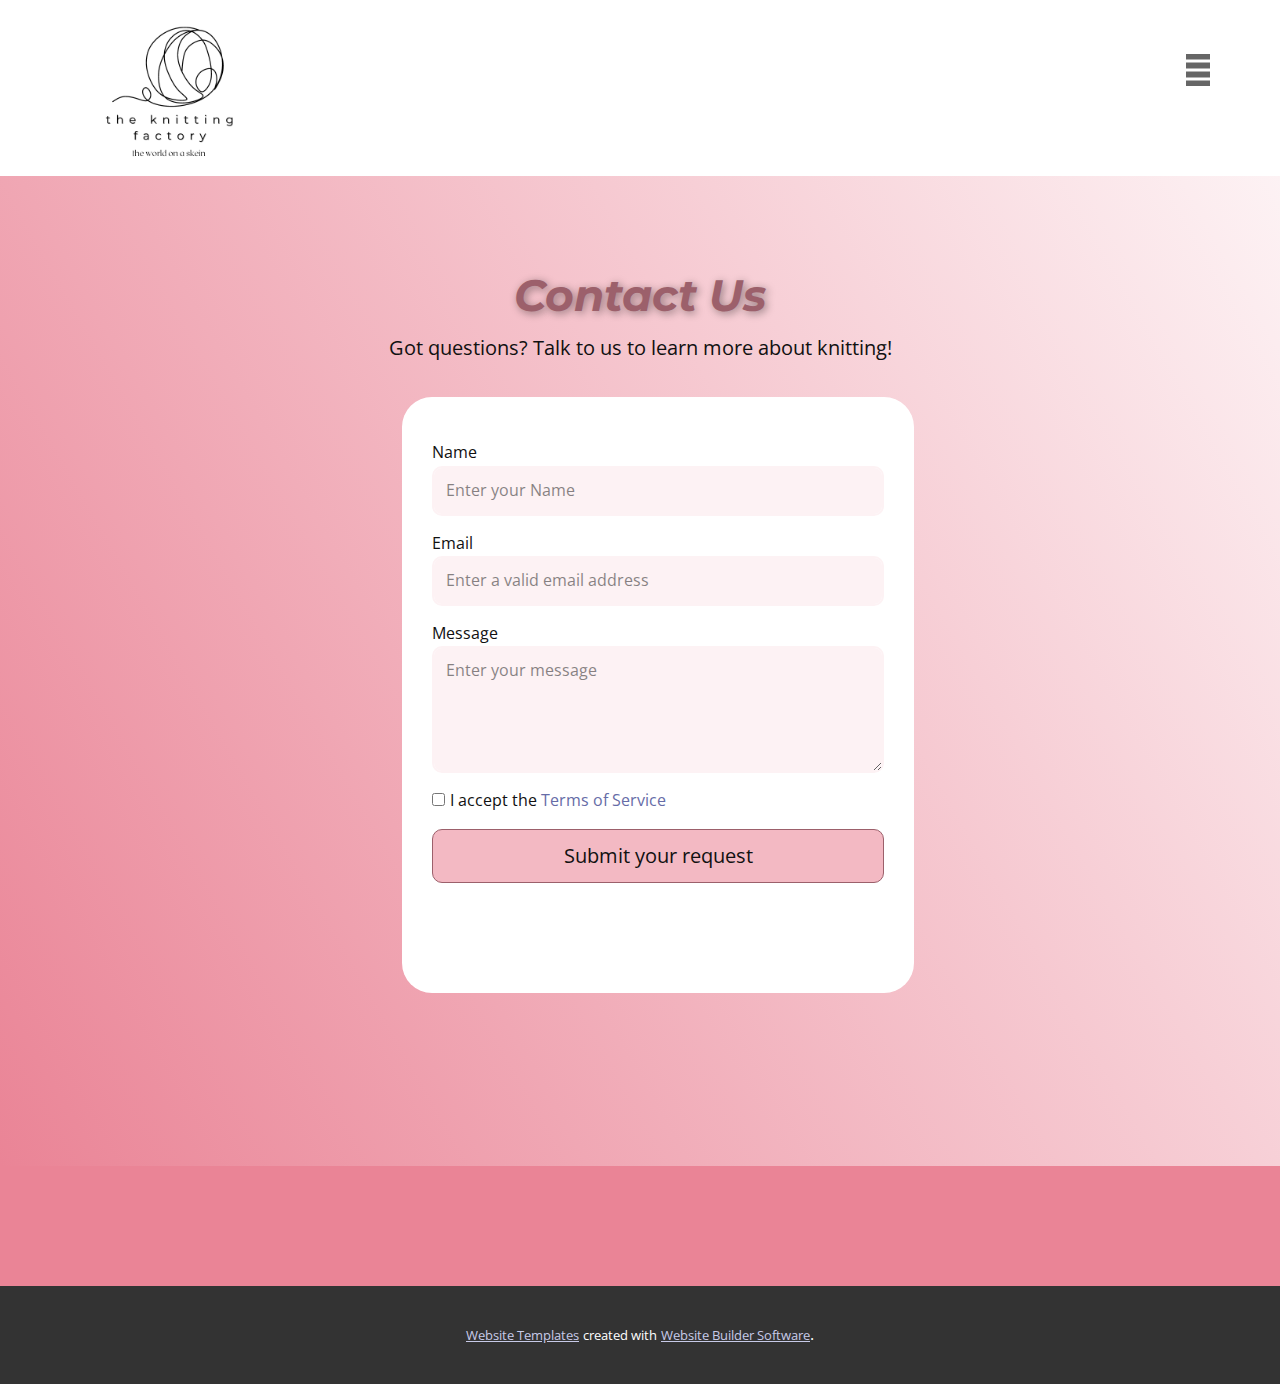
<file: unit21/Contact.html>
<!DOCTYPE html>
<html style="font-size: 16px;">
  <head>
    <meta name="viewport" content="width=device-width, initial-scale=1.0">
    <meta charset="utf-8">
    <meta name="keywords" content="Contact Us​">
    <meta name="description" content="">
    <title>Contact</title>
    <link rel="stylesheet" href="nicepage.css" media="screen">
<link rel="stylesheet" href="Contact.css" media="screen">
    <script class="u-script" type="text/javascript" src="jquery.js" defer=""></script>
    <script class="u-script" type="text/javascript" src="nicepage.js" defer=""></script>
    <meta name="generator" content="Nicepage 4.12.17, nicepage.com">
    <link id="u-theme-google-font" rel="stylesheet" href="https://fonts.googleapis.com/css?family=Raleway:100,100i,200,200i,300,300i,400,400i,500,500i,600,600i,700,700i,800,800i,900,900i|Open+Sans:300,300i,400,400i,500,500i,600,600i,700,700i,800,800i">
    <link id="u-page-google-font" rel="stylesheet" href="https://fonts.googleapis.com/css?family=Montserrat:100,100i,200,200i,300,300i,400,400i,500,500i,600,600i,700,700i,800,800i,900,900i">
    
    
    <script type="application/ld+json">{
		"@context": "http://schema.org",
		"@type": "Organization",
		"name": "",
		"logo": "images/theknittingfactory.png"
}</script>
    <meta name="theme-color" content="#666ca7">
    <meta property="og:title" content="Contact">
    <meta property="og:type" content="website">
  </head>
  <body class="u-body u-xl-mode"><header class="u-clearfix u-header u-header" id="sec-643f"><div class="u-clearfix u-sheet u-sheet-1">
        <a href="https://nicepage.com" class="u-image u-logo u-image-1" data-image-width="500" data-image-height="500">
          <img src="images/theknittingfactory.png" class="u-logo-image u-logo-image-1">
        </a>
        <nav class="u-menu u-menu-dropdown u-offcanvas u-menu-1" data-responsive-from="XL">
          <div class="menu-collapse" style="font-size: 1rem; letter-spacing: 0px; font-weight: 700;">
            <a class="u-button-style u-custom-border u-custom-border-color u-custom-borders u-custom-left-right-menu-spacing u-custom-padding-bottom u-custom-text-active-color u-custom-text-color u-custom-top-bottom-menu-spacing u-grey-60 u-nav-link u-text-active-palette-1-base u-text-hover-palette-2-base" href="#" style="background-image: none;">
              <svg class="u-svg-link" viewBox="0 0 24 24"><use xmlns:xlink="http://www.w3.org/1999/xlink" xlink:href="#menu-hamburger"></use></svg>
              <svg class="u-svg-content" version="1.1" id="menu-hamburger" viewBox="0 0 16 16" x="0px" y="0px" xmlns:xlink="http://www.w3.org/1999/xlink" xmlns="http://www.w3.org/2000/svg"><g><rect y="1" width="16" height="2"></rect><rect y="7" width="16" height="2"></rect><rect y="13" width="16" height="2"></rect>
</g></svg>
            </a>
          </div>
          <div class="u-nav-container">
            <ul class="u-nav u-spacing-20 u-unstyled u-nav-1"><li class="u-nav-item"><a class="u-button-style u-nav-link u-text-active-palette-2-base u-text-grey-90 u-text-hover-palette-2-base" href="Home.html" style="padding: 10px;">Home</a>
</li><li class="u-nav-item"><a class="u-button-style u-nav-link u-text-active-palette-2-base u-text-grey-90 u-text-hover-palette-2-base" href="About.html" style="padding: 10px;">About</a>
</li><li class="u-nav-item"><a class="u-button-style u-nav-link u-text-active-palette-2-base u-text-grey-90 u-text-hover-palette-2-base" href="Contact.html" style="padding: 10px;">Contact</a>
</li><li class="u-nav-item"><a class="u-button-style u-nav-link u-text-active-palette-2-base u-text-grey-90 u-text-hover-palette-2-base" href="tutorials.html" style="padding: 10px;">tutorials</a>
</li></ul>
          </div>
          <div class="u-nav-container-collapse">
            <div class="u-black u-container-style u-inner-container-layout u-opacity u-opacity-95 u-sidenav">
              <div class="u-inner-container-layout u-sidenav-overflow">
                <div class="u-menu-close"></div>
                <ul class="u-align-center u-nav u-popupmenu-items u-unstyled u-nav-2"><li class="u-nav-item"><a class="u-button-style u-nav-link" href="Home.html">Home</a>
</li><li class="u-nav-item"><a class="u-button-style u-nav-link" href="About.html">About</a>
</li><li class="u-nav-item"><a class="u-button-style u-nav-link" href="Contact.html">Contact</a>
</li><li class="u-nav-item"><a class="u-button-style u-nav-link" href="tutorials.html">tutorials</a>
</li></ul>
              </div>
            </div>
            <div class="u-black u-menu-overlay u-opacity u-opacity-70"></div>
          </div>
        </nav>
      </div></header>
    <section class="u-align-center u-clearfix u-gradient u-section-1" id="carousel_4e0c">
      <div class="u-clearfix u-sheet u-sheet-1">
        <h2 class="u-text u-text-default u-text-palette-2-dark-1 u-text-1">Contact Us </h2>
        <p class="u-text u-text-default u-text-2"> Got questions? Talk to us to learn more about knitting!</p>
        <div class="u-align-center u-container-style u-group u-radius-30 u-shape-round u-white u-group-1">
          <div class="u-container-layout u-container-layout-1">
            <div class="u-form u-form-1">
              <form action="#" method="POST" class="u-clearfix u-form-spacing-15 u-form-vertical u-inner-form" source="email" name="form" style="padding: 0px;">
                <div class="u-form-group u-form-name">
                  <label for="name-4c18" class="u-label">Name</label>
                  <input type="text" placeholder="Enter your Name" id="name-4c18" name="name" class="u-border-2 u-border-palette-2-light-3 u-input u-input-rectangle u-palette-2-light-3 u-radius-10" required="">
                </div>
                <div class="u-form-email u-form-group">
                  <label for="email-4c18" class="u-label">Email</label>
                  <input type="email" placeholder="Enter a valid email address" id="email-4c18" name="email" class="u-border-2 u-border-palette-2-light-3 u-input u-input-rectangle u-palette-2-light-3 u-radius-10" required="">
                </div>
                <div class="u-form-group u-form-message">
                  <label for="message-4c18" class="u-label">Message</label>
                  <textarea placeholder="Enter your message" rows="4" cols="50" id="message-4c18" name="message" class="u-border-2 u-border-palette-2-light-3 u-input u-input-rectangle u-palette-2-light-3 u-radius-10" required=""></textarea>
                </div>
                <div class="u-form-agree u-form-group u-form-group-4">
                  <input type="checkbox" id="agree-a472" name="agree" class="u-agree-checkbox" required="">
                  <label for="agree-a472" class="u-label">I accept the <a href="#">Terms of Service</a>
                  </label>
                </div>
                <div class="u-align-right u-form-group u-form-submit">
                  <a href="#" class="u-active-palette-2-light-3 u-border-1 u-border-active-palette-2-light-2 u-border-hover-palette-2-light-1 u-border-palette-2-dark-1 u-btn u-btn-round u-btn-submit u-button-style u-hover-palette-2-light-1 u-palette-2-light-2 u-radius-10 u-btn-1">Submit your request</a>
                  <input type="submit" value="submit" class="u-form-control-hidden">
                </div>
                <div class="u-form-send-message u-form-send-success"> Thank you! Your message has been sent. </div>
                <div class="u-form-send-error u-form-send-message"> Unable to send your message. Please fix errors then try again. </div>
                <input type="hidden" value="" name="recaptchaResponse">
              </form>
            </div>
          </div>
        </div>
      </div>
    </section>
    
    
    <footer class="u-align-center u-clearfix u-footer u-palette-2-light-1 u-footer" id="sec-a5d5"><div class="u-align-left u-clearfix u-sheet u-sheet-1"></div></footer>
    <section class="u-backlink u-clearfix u-grey-80">
      <a class="u-link" href="https://nicepage.com/website-templates" target="_blank">
        <span>Website Templates</span>
      </a>
      <p class="u-text">
        <span>created with</span>
      </p>
      <a class="u-link" href="" target="_blank">
        <span>Website Builder Software</span>
      </a>. 
    </section>
  </body>
</html>
</file>
